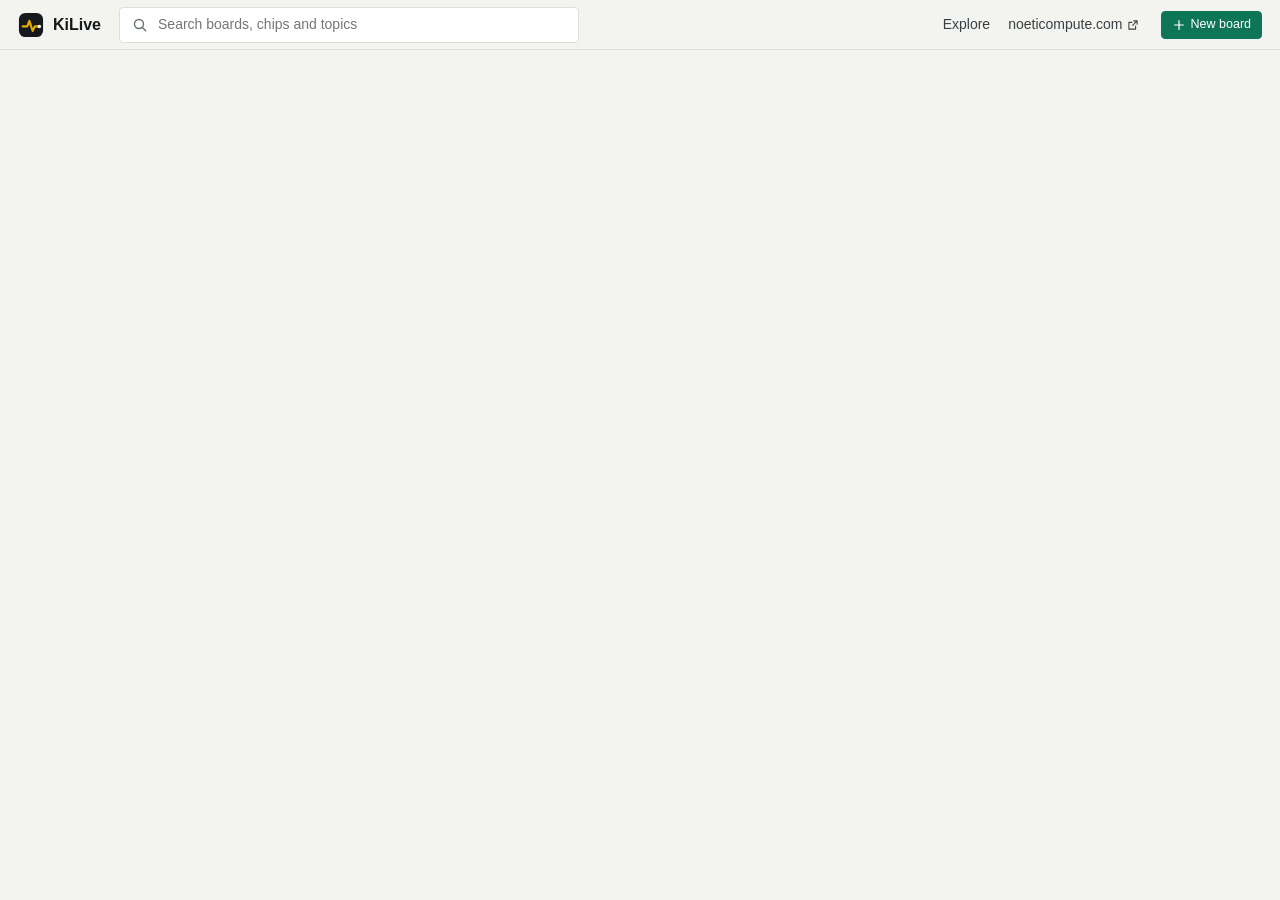
<file: app/preview-mock.html>
<!doctype html><html><head><meta charset=utf8><meta name=viewport content="width=device-width,initial-scale=1,viewport-fit=cover"><style>:root{padding-top:env(safe-area-inset-top);padding-bottom:env(safe-area-inset-bottom)}body{margin:0;font:14px system-ui;background:#fafaf7}img{max-width:100%}[hidden]{display:none!important}</style></head><body><script>// Local test double for the Claude artifact runtime (never published)
(function(){
  const store = new Map(); const subs = [];
  const segs = p => p.split('/').length;
  const clone = v => JSON.parse(JSON.stringify(v));
  function colSnap(col){ const n = segs(col) + 1; const docs=[...store.entries()].filter(([k])=>k.startsWith(col+'/')&&segs(k)===n).sort((a,b)=>a[0]<b[0]?-1:1).map(([k,v])=>({id:k.split('/').pop(),exists:true,data:()=>clone(v),metadata:{fromCache:false,hasPendingWrites:false}})); return {docs,size:docs.length,empty:!docs.length,docChanges:()=>[],metadata:{}}; }
  function docSnap(path){ const v=store.get(path); return {id:path.split('/').pop(),exists:!!v,data:()=>v?clone(v):undefined,metadata:{}}; }
  function notify(){ for (const s of subs) s.kind==='col' ? s.fn(colSnap(s.path)) : s.fn(docSnap(s.path)); }
  const sizeOf = d => JSON.stringify(d).length;
  function docRef(path){ return {
    id: path.split('/').pop(), path,
    async set(d){ if (sizeOf(d) > 262144) throw {code:'invalid_argument', message:'document over 256 KiB'}; store.set(path, clone(d)); window.__writes=(window.__writes||0)+1; setTimeout(notify, 5); },
    async update(d){ if (!store.has(path)) throw {code:'invalid_argument'}; store.set(path, Object.assign(store.get(path), clone(d))); setTimeout(notify,5); },
    async delete(){ store.delete(path); setTimeout(notify,5); },
    async get(){ return docSnap(path); },
    onSnapshot(fn){ subs.push({kind:'doc',path,fn}); setTimeout(()=>fn(docSnap(path)),10); return ()=>{}; },
    collection(sub){ return colRef(path+'/'+sub); },
  }; }
  function colRef(col){ return {
    path: col,
    onSnapshot(fn){ subs.push({kind:'col',path:col,fn}); setTimeout(()=>fn(colSnap(col)),10); return ()=>{}; },
    async get(){ return colSnap(col); },
    doc(id){ return docRef(col+'/'+(id||Math.random().toString(36).slice(2,10))); },
    async add(d){ const r=this.doc(); await r.set(d); return r; },
    where(){ return this; }, orderBy(){ return this; }, limit(){ return this; },
  }; }
  const db = { collection: colRef, doc: docRef };
  window.__store = store;
  store.set('comments/u_other', {items:[{id:'a1',repo:'hackrf',board:'hackrf-one',text:'Measured VCC at 3.29 V on C113 after swapping U21. TX works again.',at:Date.now()-3600e3*5}]});
  store.set('stars/u_other', {repos:{hackrf:true}});
  const user = { async id(){return 'u_test';}, async can(){return true;}, async profiles(ids){ const o={}; for (const i of [].concat(ids)) o[i]={id:i,name:i==='u_test'?'Roberts':'Marta K.',avatarUrl:'data:image/svg+xml,'+encodeURIComponent('<svg xmlns="http://www.w3.org/2000/svg" width="30" height="30"><rect width="30" height="30" fill="'+(i==='u_test'?'#0e7656':'#8a5cf6')+'"/></svg>'),color:'#888',isMe:i==='u_test'}; return o; } };
  async function sample(input, opts){
    window.__lastPrompt = input;
    const log = [];
    if (opts.tools) {
      for (const t of opts.tools) {
        const args = t.name==='get_part'?{ref:'U21'}:t.name==='get_net'?{name:'VCC'}:t.name==='search_board'?{query:'TPS'}:{refs:['U21','C113'],nets:['VCC']};
        try { const r = await t.execute(args,{signal:new AbortController().signal}); log.push(t.name+': '+JSON.stringify(r).slice(0,80)); } catch(e){ log.push(t.name+' threw '+e.message); }
        await new Promise(r=>setTimeout(r,150));
      }
    }
    window.__toolLog = log;
    const text = "**U21 (TPS62410)** is the dual buck that makes the digital rails. Its first output drives **VCC**, which feeds U23 (LPC4320) and the CPLD U24.\n\n- Probe VCC on C113 or any of the VCC vias near U23: expect about 3.3 V (inferred from the net name).\n- If VCC is low, check the enable pin of U21 and the input from VBUS.\n- GND reference: use the shield frame J2.";
    let acc='';
    for (const w of text.split(/(\s+)/)) { acc+=w; opts.onText && opts.onText({text:acc,delta:w}); await new Promise(r=>setTimeout(r,8)); }
    return {text, truncated:false, modelTierApplied:'default'};
  }
  sample.json = async function(input, opts){
    window.__lastJsonPrompt = input; window.__lastJsonOpts = opts && {images: opts.images ? opts.images.length : 0, tier: opts.modelTier};
    await new Promise(r=>setTimeout(r,300));
    if (/"causes"/.test(input)) return {causes:[{cause:'Output capacitor ESR outside the stable range', probability:0.35, why:'Oscillation at the output with a ceramic capacitor', check:'Scope the output with a 10x probe, then add 1 ohm in series with the output capacitor'},{cause:'Input near dropout', probability:0.2, why:'The input sags under load', check:'Measure VIN at the regulator pins under load'}], note:'Scope the output first.'};
    if (/"sim": <the complete sim section>/.test(input)) { const m = /Circuit \(components[\s\S]*?\):\n(\{[\s\S]*?\})\n\nCurrent simulation setup/.exec(input); let cur = {}; try { cur = JSON.parse(input.split('Current simulation setup (improve it; keep what is right):\n')[1].split('\n\nAnswer')[0]); } catch(e){} cur.loads = (cur.loads||[]); cur.tstop = cur.tstop || 0.004; return {sim: cur, notes:['Kept the regulator model; 3.3 V output assumed from the part number.']}; }
    if (/Arduino-style programs for a live circuit simulator/.test(input)) { const m = /\n"([^"]+)" \(/.exec(input); const pin = m ? m[1] : 'GPIO0'; return { code: 'void setup() {\n  Serial.begin(115200);\n  pinMode("' + pin + '", OUTPUT);\n}\nint level = 0;\nvoid loop() {\n  analogWrite("' + pin + '", level);\n  level = (level + 32) % 256;\n  Serial.print("level "); Serial.println(level);\n  delay(100);\n}\n', notes: ['Fades ' + pin + ' with PWM.'] }; }
    if (/You are KiLive, the firmware assistant/.test(input)) {
      if (/Task: explain the current program/.test(input)) return { reply: 'This program blinks the status LED every half second and prints a report once a second. The I2C scan at the start lists every part that answers on the bus.', code: '', summary: '' };
      const m = /\n"([^"]+)"[^\n]*: LED/.exec(input) || /\n"([^"]+)"/.exec(input); const pin = m ? m[1] : 'GPIO0';
      return { reply: 'Done: ' + pin + ' now breathes with PWM and the level is printed ten times a second.', code: 'void setup() {\n  Serial.begin(115200);\n  pinMode("' + pin + '", OUTPUT);\n}\nint level = 0;\nvoid loop() {\n  analogWrite("' + pin + '", level);\n  level = (level + 16) % 256;\n  Serial.print("level "); Serial.println(level);\n  delay(100);\n}\n', summary: 'PWM fade on ' + pin };
    }
    if (/live transient simulation of a whole PCB/.test(input)) return {chips: [], currents: [{ref:'U3', mA: 25}, {ref:'U1', mA: 4}], sources: [{net:'VBUS', value: 5.1}], notes: ['RP2040 draws about 25 mA running from flash.', 'VBUS set to 5.1 V.']};
    if (/Transcribe this reference design|second reading/.test(input)) return JSON.parse(JSON.stringify(window.DS2K_EXAMPLE));
    return {};
  };
  sample.limits = async ()=>({maxPromptBytes:262144, tools:{maxCount:8}, images:{maxCount:5, mediaTypes:['image/png','image/jpeg']}});
  const downloads = { async save(r){ window.__saved=(window.__saved||[]).concat(r.filename); window.__savedData = r.data; return {status:'saved'}; } };
  window.claude = { use: async (n)=> ({sample, db, user, downloads})[n] || null };
})();
</script><title>KiLive</title>
<style>
/* Layout: a bench instrument. Library of boards (explore) → board page = viewer (the scope screen) + margin notes (about, KiLive). Probe-yellow marks anything traced. */
:root {
  --bg: #f3f4f0; --panel: #ffffff; --panel-2: #eef0eb; --ink: #15191b; --ink-2: #394044; --muted: #667075; --line: #dcdfda; --line-2: #e8ebe6;
  --accent: #0e7656; --accent-ink: #ffffff; --accent-soft: #e0f0e8; --probe: #e3a900; --probe-soft: #fff3c7;
  --pass: #1b834b; --warn: #a8640f; --fail: #bf3727; --info: #3462ad;
  --pass-soft: #e2f2e8; --warn-soft: #fbefd9; --fail-soft: #fbe5e1; --info-soft: #e5ecf8;
  --stage-a: #dfe3ea; --stage-b: #9aa3b3; --pcb-bg: #0b1014; --pcb-board: #111a20;
  --sch-bg: #e6e8e2; --sch-paper: #fbfaf5; --sch-frame: #8a3a2a; --sch-wire: #13804a; --sch-bus: #2350b8; --sch-body: #8a2a20; --sch-fill: #fff4d4;
  --sch-pin: #8a2a20; --sch-pinname: #146a6a; --sch-ref: #146a6a; --sch-text: #222222; --sch-note: #2350b8; --sch-sheet: #7a2a8c; --sch-sheet-fill: #faf3fb; --sch-nc: #2350b8; --sch-label: #1b1b1b;
  --font-sans: -apple-system, BlinkMacSystemFont, "Segoe UI", Helvetica, Arial, sans-serif;
  --font-mono: ui-monospace, "SF Mono", Menlo, Consolas, "Liberation Mono", monospace;
  --font-cond: -apple-system, BlinkMacSystemFont, "Segoe UI", Helvetica, Arial, sans-serif;
  --shadow: none;
  --radius: 5px;
}
@media (prefers-color-scheme: dark) {
  :root:not([data-theme="light"]) {
    --bg: #0e1113; --panel: #15191c; --panel-2: #1c2125; --ink: #e5eae6; --ink-2: #c2cac5; --muted: #8d9892; --line: #273034; --line-2: #1f262a;
    --accent: #45c79b; --accent-ink: #04130d; --accent-soft: #123126; --probe: #f2c233; --probe-soft: #3a300f;
    --pass: #53c784; --warn: #e3a44b; --fail: #f07462; --info: #79a2eb;
    --pass-soft: #12301f; --warn-soft: #36270f; --fail-soft: #3a1914; --info-soft: #172640;
    --stage-a: #3b4352; --stage-b: #1b2029; --pcb-bg: #080b0e; --pcb-board: #0f171d;
    --sch-bg: #0e1215; --sch-paper: #171b1f; --sch-frame: #b8705f; --sch-wire: #4fc184; --sch-bus: #6d95f0; --sch-body: #e08a74; --sch-fill: #2a2618;
    --sch-pin: #e08a74; --sch-pinname: #6fc6c0; --sch-ref: #6fc6c0; --sch-text: #d6dbd7; --sch-note: #7ea2f0; --sch-sheet: #c68ad6; --sch-sheet-fill: #1f1824; --sch-nc: #7ea2f0; --sch-label: #e6ebe7;
    --shadow: none;
    color-scheme: dark;
  }
}
:root[data-theme="dark"] {
  --bg: #0e1113; --panel: #15191c; --panel-2: #1c2125; --ink: #e5eae6; --ink-2: #c2cac5; --muted: #8d9892; --line: #273034; --line-2: #1f262a;
  --accent: #45c79b; --accent-ink: #04130d; --accent-soft: #123126; --probe: #f2c233; --probe-soft: #3a300f;
  --pass: #53c784; --warn: #e3a44b; --fail: #f07462; --info: #79a2eb;
  --pass-soft: #12301f; --warn-soft: #36270f; --fail-soft: #3a1914; --info-soft: #172640;
  --stage-a: #3b4352; --stage-b: #1b2029; --pcb-bg: #080b0e; --pcb-board: #0f171d;
  --sch-bg: #0e1215; --sch-paper: #171b1f; --sch-frame: #b8705f; --sch-wire: #4fc184; --sch-bus: #6d95f0; --sch-body: #e08a74; --sch-fill: #2a2618;
  --sch-pin: #e08a74; --sch-pinname: #6fc6c0; --sch-ref: #6fc6c0; --sch-text: #d6dbd7; --sch-note: #7ea2f0; --sch-sheet: #c68ad6; --sch-sheet-fill: #1f1824; --sch-nc: #7ea2f0; --sch-label: #e6ebe7;
  --shadow: none;
  color-scheme: dark;
}

* { box-sizing: border-box; }
[hidden] { display: none !important; }
html, body { background: var(--bg); color: var(--ink); }
body { font: 400 14px/1.5 var(--font-sans); -webkit-font-smoothing: antialiased; }
a { color: var(--accent); text-decoration: none; }
a:hover { text-decoration: underline; }
button { font: inherit; color: inherit; }
:focus-visible { outline: 2px solid var(--accent); outline-offset: 2px; border-radius: 6px; }
h1, h2, h3 { text-wrap: balance; margin: 0; }
.num { font-variant-numeric: tabular-nums; }
.mono { font-family: var(--font-mono); }
.muted { color: var(--muted); }
.small { font-size: 12.5px; }
.sr { position: absolute; width: 1px; height: 1px; overflow: hidden; clip: rect(0 0 0 0); }
.eyebrow { font: 500 12px/1.2 var(--font-sans); color: var(--muted); }
.ico { display: inline-flex; flex: none; line-height: 0; }
.ico.tiny svg { width: 12px; height: 12px; }
.grow { flex: 1; }

/* ---------- top bar */
.topbar { position: sticky; top: env(safe-area-inset-top, 0px); z-index: 30; display: flex; align-items: center; gap: 18px; height: 50px; padding: 0 18px;
  background: color-mix(in srgb, var(--bg) 88%, transparent); backdrop-filter: blur(10px); border-bottom: 1px solid var(--line); }
.brand { display: flex; align-items: center; gap: 9px; color: var(--ink); text-decoration: none !important; }
.brand-name { font: 600 16px/1 var(--font-sans); letter-spacing: 0; }
.brand-sub { font: 600 16px/1 var(--font-sans); color: var(--ink); margin-left: -5px; }
.top-search { flex: 1; max-width: 460px; display: flex; align-items: center; gap: 8px; padding: 0 12px; height: 36px; border: 1px solid var(--line); border-radius: 4px; background: var(--panel); color: var(--muted); }
.top-search input { flex: 1; min-width: 0; border: 0; outline: 0; background: transparent; color: var(--ink); font: inherit; }
.top-nav { margin-left: auto; display: flex; gap: 18px; align-items: center; }
.top-nav a { color: var(--ink-2); font-weight: 500; display: inline-flex; gap: 4px; align-items: center; }

/* ---------- common controls */
.btn { display: inline-flex; align-items: center; gap: 6px; height: 32px; padding: 0 12px; border: 1px solid var(--line); border-radius: 4px; background: var(--panel); color: var(--ink); font-weight: 500; cursor: pointer; white-space: nowrap; transition: background .15s, border-color .15s; }
.btn:hover { background: var(--panel-2); }
.btn.primary { background: var(--accent); color: var(--accent-ink); border-color: var(--accent); }
.btn.primary:hover { opacity: .9; }
.btn.ghost { background: transparent; }
.btn.tiny { height: 28px; padding: 0 10px; font-size: 12.5px; border-radius: 4px; gap: 5px; }
.btn.icon-only { width: 38px; padding: 0; justify-content: center; }
.btn .count { padding-left: 8px; margin-left: 2px; border-left: 1px solid var(--line); color: var(--ink-2); }
.btn.starred .star-ico { color: var(--probe); }
.btn:disabled { opacity: .5; cursor: default; }
.icon-btn { display: inline-grid; place-items: center; width: 34px; height: 34px; border: 0; border-radius: 4px; background: transparent; color: var(--ink-2); cursor: pointer; }
.icon-btn:hover { background: var(--panel-2); color: var(--ink); }
.icon-btn.small { width: 26px; height: 26px; }
.input { width: 100%; border: 1px solid var(--line); border-radius: 4px; background: var(--panel); color: var(--ink); font: inherit; padding: 8px 11px; }
.input:focus { outline: 2px solid color-mix(in srgb, var(--accent) 45%, transparent); border-color: var(--accent); }
.input.small { padding: 5px 9px; font-size: 13px; }
textarea.input { resize: vertical; line-height: 1.45; }
.seg { display: inline-flex; padding: 3px; gap: 2px; background: var(--panel-2); border: 1px solid var(--line); border-radius: 4px; }
.seg button { border: 0; background: transparent; padding: 6px 13px; border-radius: 4px; cursor: pointer; color: var(--muted); font-weight: 500; display: inline-flex; gap: 6px; align-items: center; }
.seg button.active { background: var(--panel); color: var(--ink); box-shadow: 0 1px 2px rgba(0,0,0,.08), 0 0 0 1px var(--line); }
.seg.small button { padding: 4px 10px; font-size: 12.5px; }
.pill { display: inline-flex; align-items: center; gap: 6px; padding: 2px 9px 2px 8px; border-radius: 3px; font: 500 12px/18px var(--font-mono); white-space: nowrap; }
.pill .dot { width: 7px; height: 7px; border-radius: 50%; background: currentColor; }
.pill.pass { background: var(--pass-soft); color: var(--pass); }
.pill.warn { background: var(--warn-soft); color: var(--warn); }
.pill.fail { background: var(--fail-soft); color: var(--fail); }
.pill.info { background: var(--info-soft); color: var(--info); }
.tag { display: inline-block; padding: 0 7px; border-radius: 6px; font: 500 11.5px/19px var(--font-mono); background: var(--panel-2); color: var(--ink-2); border: 1px solid var(--line); vertical-align: middle; }
.tag.pwr { background: var(--warn-soft); color: var(--warn); border-color: transparent; }
.tag.muted { color: var(--muted); }
.linkish { border: 0; background: none; padding: 0; color: var(--accent); cursor: pointer; text-align: left; }
.linkish:hover { text-decoration: underline; }

/* menus */
.menu-pop { position: fixed; z-index: 100; min-width: 220px; max-width: min(420px, calc(100vw - 16px)); max-height: 70vh; overflow: auto; padding: 6px; background: var(--panel); border: 1px solid var(--line); border-radius: 4px; box-shadow: 0 12px 36px rgba(0,0,0,.18); }
.menu-pop.wide { min-width: 300px; }
.menu-item { display: flex; align-items: center; gap: 9px; width: 100%; padding: 8px 10px; border: 0; border-radius: 4px; background: transparent; color: var(--ink); text-align: left; cursor: pointer; text-decoration: none !important; }
.menu-item:hover, .menu-item:focus-visible { background: var(--panel-2); outline: none; }
.menu-item.active { background: var(--accent-soft); color: var(--accent); }
.mi-label { flex: 1; min-width: 0; overflow: hidden; text-overflow: ellipsis; white-space: nowrap; }
.mi-hint { font: 12px var(--font-mono); color: var(--muted); white-space: nowrap; }
.menu-head { padding: 8px 10px 4px; font: 500 11px var(--font-mono); letter-spacing: .08em; text-transform: uppercase; color: var(--muted); }
.menu-sep { height: 1px; margin: 5px 4px; background: var(--line); }
.menu-checks { display: grid; padding: 2px 4px 6px; }
.menu-check { display: flex; gap: 10px; align-items: center; padding: 6px 8px; border-radius: 4px; cursor: pointer; }
.menu-check:hover { background: var(--panel-2); }
.menu-check input { accent-color: var(--accent); width: 15px; height: 15px; }
.info-pop { padding: 2px 8px 8px; display: grid; gap: 10px; min-width: min(360px, calc(100vw - 40px)); }
.kv-table { border-collapse: collapse; width: 100%; font-size: 13px; }
.kv-table th { text-align: left; font-weight: 400; color: var(--muted); padding: 4px 16px 4px 0; white-space: nowrap; vertical-align: top; }
.kv-table td { padding: 4px 0; text-align: right; }
.share-pop { padding: 2px 8px 8px; display: grid; gap: 12px; max-width: 380px; }
.share-pop p { margin: 0; }
.share-line { display: flex; gap: 8px; align-items: center; margin-top: 4px; }
.share-code { flex: 1; min-width: 0; overflow: hidden; text-overflow: ellipsis; white-space: nowrap; padding: 5px 8px; border-radius: 7px; background: var(--panel-2); font: 12.5px var(--font-mono); }

#toasts { position: fixed; z-index: 200; left: 50%; bottom: calc(20px + env(safe-area-inset-bottom, 0px)); transform: translateX(-50%); display: grid; gap: 8px; pointer-events: none; }
.toast { padding: 10px 16px; border-radius: 4px; background: var(--ink); color: var(--bg); font-weight: 500; box-shadow: var(--shadow); transition: opacity .4s, transform .4s; max-width: min(520px, calc(100vw - 32px)); }
.toast.warn { background: var(--warn); color: #fff; }
.toast.out { opacity: 0; transform: translateY(8px); }

/* ---------- explore */
main { padding-inline: 24px; padding-block: 0 40px; }
main.explore { max-width: 1320px; margin: 0 auto; }
.lede { font-size: 13.5px; line-height: 1.5; color: var(--muted); max-width: 64ch; margin: 0; }
.topic-chips { display: flex; flex-wrap: wrap; gap: 6px; }
.lic { display: inline-flex; gap: 5px; align-items: center; font: 500 12px var(--font-mono); color: var(--muted); }
.topic { font: 11.5px var(--font-mono); color: var(--muted); }
.foot { margin-top: 40px; padding-top: 16px; border-top: 1px solid var(--line); color: var(--muted); font-size: 12.5px; }
@media (max-width: 600px) { .lede { font-size: 15px; } }

.fatal { padding: 80px 0; text-align: center; }

/* ---------- board page */
main.board { max-width: 1520px; margin: 0 auto; }
.board-page { padding-top: 22px; }
.bp-head { display: flex; justify-content: space-between; align-items: flex-start; gap: 16px; flex-wrap: wrap; margin-bottom: 18px; }
.crumbs { display: flex; gap: 6px; font-size: 12.5px; color: var(--muted); margin-bottom: 4px; }
.bp-h1row { display: flex; gap: 12px; align-items: center; }
.bp-h1row h1 { font: 600 24px/1.2 var(--font-sans); letter-spacing: 0; }
.bp-facts { display: flex; gap: 6px 12px; flex-wrap: wrap; align-items: center; margin-top: 6px; font-size: 13px; color: var(--ink-2); }
.crumbs a.mono { color: var(--muted); }
.public { font: 500 12px var(--font-sans); padding: 2px 8px; border: 1px solid var(--line); border-radius: 3px; color: var(--ink-2); }
.bp-owner { color: var(--muted); margin-top: 2px; }
.bp-actions { display: flex; gap: 10px; flex-wrap: wrap; }
.bp-grid { display: grid; grid-template-columns: minmax(0, 1fr) 380px; gap: 26px; align-items: start; }
.bp-main { display: grid; gap: 20px; min-width: 0; }
.bp-side { display: grid; gap: 22px; min-width: 0; position: sticky; top: calc(76px + env(safe-area-inset-top, 0px)); }

.viewer-card { scroll-margin-top: 66px; border: 1px solid var(--line); border-radius: var(--radius); background: var(--panel); overflow: hidden; box-shadow: var(--shadow); min-width: 0; }
.viewer-card.maximized { position: fixed; inset: env(safe-area-inset-top, 0px) 0 0 0; z-index: 50; border-radius: 0; }
.viewer-card:fullscreen { border-radius: 0; }
.vc-tabs { display: flex; align-items: center; gap: 4px; padding: 10px 12px; border-bottom: 1px solid var(--line); overflow-x: auto; scrollbar-width: none; }
.vc-tabs::-webkit-scrollbar { display: none; }
.vc-tab { display: inline-flex; align-items: center; gap: 6px; height: 36px; padding: 0 10px; border: 1px solid transparent; border-radius: 4px; background: transparent; color: var(--ink-2); font: 500 13.5px var(--font-mono); cursor: pointer; white-space: nowrap; flex: none; }
.vc-tab:hover { background: var(--panel-2); }
.vc-tab.active { border-color: color-mix(in srgb, var(--accent) 55%, transparent); background: var(--accent-soft); color: var(--accent); }
.tab-badge { min-width: 18px; height: 18px; padding: 0 5px; border-radius: 4px; font: 600 11px/18px var(--font-mono); text-align: center; }
.tab-badge.fail { background: var(--fail); color: #fff; }
.tab-badge.warn { background: var(--warn-soft); color: var(--warn); }
.vc-right { margin-left: auto; display: flex; align-items: center; gap: 6px; }
.ver-btn { font-family: var(--font-mono); height: 36px; }
.vsep { width: 1px; height: 24px; background: var(--line); margin: 0 2px; }
.vc-body { position: relative; height: clamp(440px, 68vh, 760px); }
.pane-panel { position: absolute; inset: 0; overflow: auto; }
#pane-bom.on { display: flex; flex-direction: column; }
#pane-bom .table-wrap.scroll { flex: 1; min-height: 160px; overflow: auto; }
.maximized .vc-body, .viewer-card:fullscreen .vc-body { height: calc(100% - 59px) !important; overflow: auto; }
.pane { display: none; }
.pane.on { display: block; }
.pane-3d, .pane-pcb, .pane-sch { position: absolute; inset: 0; }
.pane-panel { padding: 20px 24px 24px; }
.loading { position: absolute; inset: 0; z-index: 20; display: flex; gap: 12px; align-items: center; justify-content: center; background: color-mix(in srgb, var(--panel) 80%, transparent); color: var(--ink-2); }
.loading[hidden] { display: none; }
.spinner { width: 20px; height: 20px; border: 2px solid var(--line); border-top-color: var(--accent); border-radius: 50%; animation: spin .8s linear infinite; }
@keyframes spin { to { transform: rotate(360deg); } }
.viewer-empty { position: absolute; inset: 0; display: grid; place-content: center; gap: 12px; text-align: center; color: var(--muted); padding: 24px; }
.viewer-tip { position: absolute; z-index: 6; pointer-events: none; padding: 7px 10px; border-radius: 4px; background: rgba(14, 18, 22, .92); color: #eef2ef; font-size: 12.5px; line-height: 1.35; max-width: 260px; box-shadow: 0 6px 18px rgba(0,0,0,.25); }
.viewer-tip b { font-family: var(--font-mono); font-weight: 600; color: #ffd84d; }
.viewer-tip span { color: #b9c3be; }

/* 3D stage */
.pane-3d { background: linear-gradient(180deg, var(--stage-a) 0%, var(--stage-b) 100%); }
.pane-3d[data-light="bench"] { background: linear-gradient(180deg, #e9ddc8 0%, #8e7f6a 100%); }
.pane-3d[data-light="inspect"] { background: linear-gradient(180deg, #f7f8fa 0%, #d5dae1 100%); }
.pane-3d[data-light="night"] { background: radial-gradient(120% 90% at 50% 0%, #25303f 0%, #0a0d12 70%); }
.gl-host { position: absolute; inset: 0; }
.gl-canvas { display: block; touch-action: none; cursor: grab; }
.gl-canvas:active { cursor: grabbing; }
.ov-tl-stack { position: absolute; left: 16px; top: 16px; display: grid; gap: 14px; justify-items: start; z-index: 4; }
.ov-tr { position: absolute; right: 16px; top: 16px; z-index: 4; }
.ov-bottom { position: absolute; left: 50%; bottom: 18px; transform: translateX(-50%); z-index: 4; }
.ov-help { position: absolute; left: 16px; bottom: 22px; max-width: calc(50% - 250px); font-size: 12px; line-height: 1.4; z-index: 3; color: rgba(20, 24, 30, .62); }
@media (max-width: 1100px) { .ov-help { display: none; } }
.pane-3d[data-light="night"] .ov-help { color: rgba(230, 236, 240, .5); }
.vc-body.live-on .ov-help { display: none; }
.board-chooser { display: inline-flex; align-items: center; gap: 10px; height: 40px; padding: 0 14px; border: 1px solid var(--line); border-radius: 4px; background: var(--panel); box-shadow: 0 1px 2px rgba(0,0,0,.06); cursor: pointer; font-size: 14.5px; }
.bc-name { font-weight: 500; }
.seg.overlay { background: color-mix(in srgb, var(--panel) 80%, transparent); backdrop-filter: blur(6px); }
.toolbar { display: flex; align-items: center; gap: 2px; padding: 5px; border: 1px solid var(--line); border-radius: 4px; background: var(--panel); box-shadow: 0 4px 16px rgba(0,0,0,.08); }
.tb { display: inline-flex; align-items: center; gap: 7px; height: 34px; padding: 0 12px; border: 0; border-radius: 4px; background: transparent; color: var(--ink-2); cursor: pointer; font-weight: 500; white-space: nowrap; }
.tb:hover { background: var(--panel-2); color: var(--ink); }
.tb.on { background: var(--accent-soft); color: var(--accent); }
.tb-sep { width: 1px; height: 22px; background: var(--line); margin: 0 3px; }
@media (max-width: 600px) { .ov-bottom .tb-l { display: none; } .ov-bottom .tb { padding: 0 10px; } }
.ocube-wrap { width: 76px; height: 76px; perspective: 260px; margin-left: 10px; }
.ocube { position: relative; width: 60px; height: 60px; margin: 8px; transform-style: preserve-3d; }
.oface { position: absolute; inset: 0; display: grid; place-items: center; border: 1px solid rgba(40, 46, 56, .25); background: rgba(248, 249, 251, .93); color: #3e4550; font: 600 9.5px var(--font-mono); letter-spacing: .12em; cursor: pointer; backface-visibility: hidden; padding: 0; border-radius: 3px; }
.oface:hover { background: #fff7d6; color: #6b5200; }
.oface.front { transform: translateZ(30px); }
.oface.back { transform: rotateY(180deg) translateZ(30px); }
.oface.right { transform: rotateY(90deg) translateZ(30px); }
.oface.left { transform: rotateY(-90deg) translateZ(30px); }
.oface.top { transform: rotateX(90deg) translateZ(30px); }
.oface.bottom { transform: rotateX(-90deg) translateZ(30px); }

/* PCB */
.pcb-view { position: absolute; inset: 0; background: var(--pcb-bg); }
.pcb-canvas { display: block; touch-action: none; cursor: crosshair; outline: none; }
.pcb-status { position: absolute; left: 0; right: 0; bottom: 0; padding: 6px 14px; font: 12px var(--font-mono); color: #9aa7a1; background: rgba(6, 9, 12, .72); pointer-events: none; white-space: nowrap; overflow: hidden; text-overflow: ellipsis; }
.ov-top { position: absolute; left: 12px; right: 12px; top: 12px; z-index: 4; flex-wrap: wrap; }
.ov-inline { display: flex; }
.ov-top .board-chooser { height: 34px; box-shadow: none; border: 0; background: var(--panel-2); }
.finder { position: relative; display: flex; align-items: center; gap: 6px; padding: 0 8px; min-width: 0; color: var(--muted); }
.finder .input { width: 210px; max-width: 42vw; }
.ov-top .finder .input { width: 170px; }
/* the probe tool stands out from the other tools: it is what starts the board running */
.tb.probe-tool-btn { border: 1px solid transparent; }
.tb.probe-tool-btn.on { background: var(--probe, #ffd21f); color: #1a1500; border-color: color-mix(in srgb, var(--probe, #ffd21f) 70%, #000); }
.sch-canvas.probe-tool, .pcb-canvas.probe-tool { cursor: crosshair; }
.finder-list { position: absolute; top: calc(100% + 6px); left: 0; width: 320px; max-width: 80vw; z-index: 20; padding: 5px; background: var(--panel); border: 1px solid var(--line); border-radius: 4px; box-shadow: 0 12px 30px rgba(0,0,0,.18); }
.finder-item { display: flex; gap: 8px; align-items: center; width: 100%; padding: 6px 8px; border: 0; border-radius: 7px; background: transparent; color: var(--ink); cursor: pointer; text-align: left; }
.finder-item.active, .finder-item:hover { background: var(--panel-2); }
.finder-item .muted { margin-left: auto; }
.fi-kind { font: 600 10px var(--font-mono); text-transform: uppercase; letter-spacing: .06em; padding: 1px 6px; border-radius: 5px; }
.fi-kind.ref { background: var(--info-soft); color: var(--info); }
.fi-kind.net { background: var(--probe-soft); color: color-mix(in srgb, var(--probe) 70%, var(--ink)); }
.layer-legend { position: absolute; left: 12px; bottom: 36px; z-index: 4; display: flex; flex-wrap: wrap; gap: 4px; max-width: calc(100% - 24px); }
.lg { display: inline-flex; align-items: center; gap: 6px; padding: 3px 9px; border-radius: 7px; border: 1px solid rgba(255,255,255,.1); background: rgba(10, 14, 18, .75); color: #d8e0db; font: 11.5px var(--font-mono); cursor: pointer; }
.lg.off { opacity: .45; }
.lg.off .sw { background: transparent !important; border: 1px solid #6b7570; }
.sw { width: 10px; height: 10px; border-radius: 3px; }

/* schematic */
.pane-sch { display: none; flex-direction: column; background: var(--sch-bg); }
.pane-sch.on { display: flex; }
.sch-bar { position: static; margin: 10px 12px 0; flex: none; }
.sch-host { position: relative; flex: 1; min-height: 0; }
.sch-view { position: absolute; inset: 0; display: flex; }
.sch-sheets { width: 200px; flex: none; overflow: auto; padding: 10px 8px; border-right: 1px solid var(--line); background: var(--panel); }
.sch-sheets-head { display: flex; align-items: center; justify-content: space-between; font: 500 11px var(--font-mono); letter-spacing: .08em; text-transform: uppercase; color: var(--muted); padding: 4px 4px 8px 8px; }
.sch-fold { border: 0; background: transparent; color: var(--muted); font: 600 16px/1 var(--font-sans); width: 26px; height: 24px; border-radius: 6px; cursor: pointer; }
.sch-fold:hover { background: var(--hover, rgba(0,0,0,.06)); color: var(--ink); }
.sch-unfold { display: none; position: absolute; left: 10px; top: 10px; z-index: 3; border: 1px solid var(--line); background: var(--panel); color: var(--ink-2); font: 500 12px var(--font-sans); padding: 5px 10px; border-radius: 4px; cursor: pointer; box-shadow: 0 1px 3px rgba(0,0,0,.08); }
.sch-view.sheets-folded .sch-sheets { display: none; }
.sch-view.sheets-folded .sch-unfold { display: block; }
.sch-sheet { display: flex; gap: 8px; width: 100%; align-items: baseline; padding: 6px 8px; border: 0; border-radius: 7px; background: transparent; color: var(--ink-2); text-align: left; cursor: pointer; font-size: 13px; }
.sch-sheet:hover { background: var(--panel-2); }
.sch-sheet.active { background: var(--accent-soft); color: var(--accent); font-weight: 500; }
.sch-sheet-no { font: 11px var(--font-mono); color: var(--muted); min-width: 14px; }
.sch-sheet-name { min-width: 0; overflow: hidden; text-overflow: ellipsis; white-space: nowrap; }
.sch-stage { position: relative; flex: 1; min-width: 0; }
.sch-canvas { display: block; touch-action: none; outline: none; }

/* selection card */
.selcard { position: absolute; right: 14px; top: 70px; z-index: 8; width: 300px; max-width: calc(100% - 28px); max-height: calc(100% - 150px); overflow: auto; padding: 14px 14px 12px; border: 1px solid var(--line); border-radius: 4px; background: var(--panel); box-shadow: 0 10px 30px rgba(0,0,0,.16); display: grid; gap: 8px; }
.vc-body[data-tab="3d"] .selcard { top: 66px; }
.vc-body[data-tab="sch"] .selcard { top: 72px; }
.sc-close { position: absolute; right: 6px; top: 6px; }
.sc-top { display: flex; gap: 8px; align-items: baseline; flex-wrap: wrap; padding-right: 28px; }
.sc-ref { font-size: 19px; font-weight: 600; }
.sc-kind { font: 500 11px var(--font-mono); text-transform: uppercase; letter-spacing: .08em; color: var(--muted); }
.sc-val { font-weight: 500; }
.sc-sub { font-size: 12px; color: var(--muted); overflow-wrap: anywhere; }
.sc-desc { margin: 0; font-size: 13px; color: var(--ink-2); }
.sc-kv { display: flex; justify-content: space-between; gap: 10px; font-size: 12.5px; }
.sc-kv span { color: var(--muted); }
.sc-kv b { font-weight: 500; text-align: right; overflow-wrap: anywhere; }
.sc-grid { display: grid; grid-template-columns: 1fr 1fr; gap: 4px 14px; }
.sc-chips { display: flex; flex-wrap: wrap; gap: 4px; }
.sc-acts { display: flex; flex-wrap: wrap; gap: 6px; padding-top: 6px; border-top: 1px solid var(--line-2); }
.sc-link { display: inline-flex; gap: 4px; align-items: center; }
.probe-chip { display: inline-flex; align-items: center; padding: 0 5px; border-radius: 6px; font: 500 12px/20px var(--font-mono); border: 1px solid transparent; cursor: pointer; vertical-align: baseline; }
.probe-chip.ref { background: var(--info-soft); color: var(--info); }
.probe-chip.net { background: var(--probe-soft); color: color-mix(in srgb, var(--probe) 62%, var(--ink)); }
.probe-chip:hover { border-color: currentColor; }
.probe-chip.static { cursor: default; }

/* panels */
.panel-head { margin-bottom: 14px; }
.stat-row { display: grid; grid-template-columns: repeat(6, minmax(0, 1fr)); border: 1px solid var(--line); border-radius: 4px; overflow: hidden; }
.stat { padding: 12px 14px; border-right: 1px solid var(--line); }
.stat:last-child { border-right: 0; }
.stat-v { font: 600 22px/1.1 var(--font-cond); font-variant-numeric: tabular-nums; }
.stat-l { font-size: 12px; color: var(--muted); }
.panel-tools { display: flex; gap: 10px; align-items: center; flex-wrap: wrap; margin-bottom: 12px; }
.search-wrap { flex: 1; min-width: 200px; display: flex; align-items: center; gap: 8px; padding-left: 10px; border: 1px solid var(--line); border-radius: 4px; background: var(--panel); color: var(--muted); }
.search-wrap .input { border: 0; padding-left: 0; }
.search-wrap .input:focus { outline: none; }
.table-wrap { overflow-x: auto; border: 1px solid var(--line); border-radius: 4px; }
table.data { width: 100%; border-collapse: collapse; font-size: 13px; }
table.data th { position: sticky; top: 0; background: var(--panel-2); text-align: left; font: 500 11.5px var(--font-mono); letter-spacing: .04em; text-transform: uppercase; color: var(--muted); padding: 9px 10px; border-bottom: 1px solid var(--line); white-space: nowrap; }
table.data th.sortable { cursor: pointer; }
table.data th.sorted { color: var(--ink); }
table.data td { padding: 8px 10px; border-bottom: 1px solid var(--line-2); vertical-align: top; }
table.data tr:last-child td { border-bottom: 0; }
table.data tbody tr { cursor: pointer; }
table.data tbody tr:hover td { background: var(--panel-2); }
table.data tr.selected td { background: var(--probe-soft) !important; }
table.data tr.dnp td { color: var(--muted); }
/* the BOM fits its card: long descriptions clamp to two lines, footprints break, part numbers stay whole */
table.data.bom td.desc { min-width: 180px; max-width: 320px; }
table.data.bom .desc-t { display: -webkit-box; -webkit-line-clamp: 2; -webkit-box-orient: vertical; overflow: hidden; }
table.data.bom td.desc > :first-child, table.data.bom td.desc { overflow-wrap: anywhere; }
table.data.bom td.mono.small { max-width: 150px; overflow-wrap: anywhere; }
table.data.bom td.refs { max-width: 220px; }
table.data.bom .mpn .mono { overflow-wrap: anywhere; }
td.num { text-align: right; font-variant-numeric: tabular-nums; color: var(--muted); width: 1%; }
td.refs { min-width: 170px; max-width: 300px; }
td.desc { color: var(--ink-2); min-width: 220px; max-width: 360px; }
table.bom { min-width: 980px; }
table.bom td.mono.small { font-size: 12px; overflow-wrap: anywhere; max-width: 220px; }
td.act { width: 1%; }
.val { font-weight: 500; }
.mpn { display: grid; }
.missing { font: 12px var(--font-mono); color: var(--warn); }
.ds { margin-left: 6px; font-size: 12px; }
.card-inset { border: 1px solid var(--line); border-radius: 4px; background: var(--panel); }
.diff { padding: 14px 16px; margin-bottom: 14px; }
.diff-head { display: flex; justify-content: space-between; align-items: center; margin-bottom: 10px; }
.diff-grid { display: grid; grid-template-columns: repeat(auto-fit, minmax(200px, 1fr)); gap: 16px; }
.diff-title { display: flex; gap: 8px; align-items: center; font-weight: 500; margin-bottom: 6px; }
.diff-list { margin: 0; padding: 0; list-style: none; font: 12.5px/1.7 var(--font-mono); max-height: 220px; overflow: auto; }
.loading-line { color: var(--muted); padding: 8px 0 14px; }

/* checks */
.checks-head { display: grid; grid-template-columns: minmax(0, 1.2fr) minmax(0, 1fr); gap: 22px; margin-bottom: 18px; }
.big-counts { display: flex; gap: 10px; flex-wrap: wrap; margin-bottom: 6px; }
.bc { display: flex; align-items: baseline; gap: 8px; padding: 10px 14px; border-radius: 4px; font-size: 13px; }
.bc b { font: 600 28px/1 var(--font-cond); }
.bc.fail { background: var(--fail-soft); color: var(--fail); }
.bc.warn { background: var(--warn-soft); color: var(--warn); }
.bc.pass { background: var(--pass-soft); color: var(--pass); }
.bc.info { background: var(--info-soft); color: var(--info); }
.readiness { border: 1px solid var(--line); border-radius: 4px; padding: 14px 16px; display: grid; gap: 10px; }
.readiness-title { display: flex; gap: 8px; align-items: center; font-weight: 600; }
.meter-top { display: flex; justify-content: space-between; font-size: 13px; margin-bottom: 4px; }
.meter-bar { height: 7px; border-radius: 4px; background: var(--panel-2); overflow: hidden; }
.meter-bar span { display: block; height: 100%; border-radius: 4px; }
.meter-bar .good { background: var(--pass); }
.meter-bar .mid { background: var(--warn); }
.meter-bar .low { background: var(--fail); }
.check-cat { font: 500 11.5px var(--font-mono); letter-spacing: .08em; text-transform: uppercase; color: var(--muted); margin: 18px 0 8px; }
.check { border: 1px solid var(--line); border-radius: 4px; margin-bottom: 8px; background: var(--panel); }
.check-sumrow { display: flex; gap: 12px; align-items: flex-start; padding: 12px 14px; }
.check summary { display: flex; gap: 12px; align-items: flex-start; padding: 12px 14px; cursor: pointer; list-style: none; }
.check summary::-webkit-details-marker { display: none; }
.check-main { flex: 1; min-width: 0; }
.check-title { font-weight: 600; }
.check-sum { color: var(--ink-2); font-size: 13px; }
.check-n { font: 500 12px var(--font-mono); color: var(--muted); padding-top: 2px; }
.check .chev { transition: transform .2s; color: var(--muted); padding-top: 2px; }
.check[open] .chev { transform: rotate(180deg); }
.check-body { padding: 0 14px 12px; }
.finding-list { margin: 0; padding: 0; list-style: none; border-top: 1px solid var(--line-2); }
.finding-list li { display: flex; gap: 10px; align-items: center; justify-content: space-between; padding: 7px 0; border-bottom: 1px solid var(--line-2); font-size: 13px; }
.finding-t { min-width: 0; overflow-wrap: anywhere; }
.check-actions { padding-top: 10px; }
.check-passed { margin-top: 14px; border-top: 1px solid var(--line); padding-top: 4px; }
.check-passed > summary { display: flex; align-items: center; gap: 8px; padding: 10px 2px; cursor: pointer; list-style: none; font-weight: 600; color: var(--ink-2); }
.check-passed > summary::-webkit-details-marker { display: none; }
.check-passed > summary .chev svg { width: 14px; height: 14px; transform: rotate(-90deg); transition: transform .15s; }
.check-passed[open] > summary .chev svg { transform: none; }
.check-passed > summary .muted { font-weight: 400; }
.checks-clean { display: flex; align-items: center; gap: 8px; padding: 14px 16px; border: 1px solid var(--line); border-radius: 4px; background: var(--pass-soft); color: var(--pass); font-weight: 500; }

/* files */
.files-grid { display: grid; grid-template-columns: minmax(0, 1fr) minmax(0, 1.15fr); gap: 18px; align-items: start; }
.files-col { display: grid; gap: 18px; min-width: 0; }
.files-col > *, .export-grid > * { min-width: 0; }
.export .muted { overflow-wrap: anywhere; }
.files-head { display: flex; gap: 8px; align-items: center; padding: 11px 14px; border-bottom: 1px solid var(--line); font-weight: 600; }
.files-head .muted { margin-left: auto; font-weight: 400; }
.file-list, .commit-list { list-style: none; margin: 0; padding: 4px 0; max-height: 360px; overflow: auto; }
.file-list li { display: flex; gap: 10px; align-items: center; padding: 5px 14px; }
.file-list li:hover { background: var(--panel-2); }
.file-link { display: inline-flex; gap: 8px; align-items: center; min-width: 0; flex: 1; color: var(--ink); }
.file-link .mono { overflow: hidden; text-overflow: ellipsis; white-space: nowrap; font-size: 12.5px; }
.commit-list li { display: grid; grid-template-columns: auto 1fr; gap: 0 10px; padding: 7px 14px; border-bottom: 1px solid var(--line-2); }
.commit-list li .muted { grid-column: 2; }
.commit-msg { min-width: 0; overflow-wrap: anywhere; }
.export-grid { display: grid; grid-template-columns: 1fr 1fr; gap: 8px; padding: 12px; }
.export { display: grid; gap: 2px; text-align: left; padding: 10px 12px; border: 1px solid var(--line); border-radius: 4px; background: var(--panel); color: var(--ink); cursor: pointer; text-decoration: none !important; }
.export:hover { border-color: var(--accent); }
.readme { min-width: 0; }
.md { padding: 4px 16px 16px; overflow-wrap: anywhere; }
.md h2, .md h3, .md h4 { font-family: var(--font-cond); margin: 18px 0 6px; }
.md h2 { font-size: 22px; } .md h3 { font-size: 18px; } .md h4 { font-size: 15px; }
.md p, .md li { color: var(--ink-2); max-width: 70ch; }
.md pre { overflow-x: auto; padding: 10px 12px; background: var(--panel-2); border-radius: 4px; font-size: 12.5px; }
.md code { font-family: var(--font-mono); font-size: .92em; background: var(--panel-2); padding: 1px 4px; border-radius: 4px; }
.md pre code { background: none; padding: 0; }
.md .md-table { overflow-x: auto; }
.md table { border-collapse: collapse; font-size: 13px; }
.md th, .md td { border: 1px solid var(--line); padding: 5px 8px; }
.md blockquote { margin: 8px 0; padding-left: 12px; border-left: 3px solid var(--line); color: var(--muted); }
.md-img { font: 12px var(--font-mono); color: var(--muted); }

/* sidebar */
/* ---- Explore: a plain catalogue. Title, one line, a sidebar of filters, a toolbar, the boards. */
.ex-head { display: flex; align-items: flex-start; justify-content: space-between; gap: 24px; padding: 28px 0 18px; border-bottom: 1px solid var(--line); }
.ex-head h1 { font: 600 22px/1.2 var(--font-sans); letter-spacing: 0; margin: 0 0 4px; }
.ex-lede { margin: 0; max-width: 64ch; color: var(--muted); font-size: 13.5px; line-height: 1.5; }
.ex-lede a { color: var(--accent); }
.ex-head .btn { flex: none; margin-top: 4px; }
.ex-layout { display: grid; grid-template-columns: 200px minmax(0, 1fr); gap: 32px; padding-top: 20px; align-items: start; }
.ex-side { position: sticky; top: calc(70px + env(safe-area-inset-top, 0px)); display: grid; gap: 22px; }
.ex-side h2 { font: 600 12px/1 var(--font-sans); color: var(--muted); margin: 0 0 8px; }
.ex-cat-list { list-style: none; margin: 0; padding: 0; }
.ex-cat-list button { display: flex; justify-content: space-between; gap: 8px; width: 100%; padding: 5px 8px 5px 10px; border: 0; border-left: 2px solid transparent; border-radius: 0 6px 6px 0; background: none; color: var(--ink-2); font: 14px var(--font-sans); text-align: left; cursor: pointer; }
.ex-cat-list button:hover { background: var(--panel-2); color: var(--ink); }
.ex-cat-list button.on { border-left-color: var(--ink); background: var(--panel-2); color: var(--ink); font-weight: 600; }
.ex-cat-list .n { color: var(--muted); font-weight: 400; font-variant-numeric: tabular-nums; }
.ex-side-row { display: none; }
.ex-sel { height: 32px; max-width: 100%; padding: 0 28px 0 10px; border: 1px solid var(--line); border-radius: 6px; background: var(--panel); color: var(--ink); font: 13.5px var(--font-sans); cursor: pointer; }
.ex-check { display: flex; align-items: center; gap: 8px; font-size: 14px; color: var(--ink-2); cursor: pointer; }
.ex-check input { width: 15px; height: 15px; margin: 0; accent-color: var(--ink); }
.ex-mine p { margin: 0 0 6px; line-height: 1.45; }
.ex-tools { display: flex; align-items: center; gap: 12px; flex-wrap: wrap; padding-bottom: 14px; }
.ex-sw { display: flex; align-items: center; gap: 7px; height: 34px; padding: 0 10px; width: min(360px, 100%); border: 1px solid var(--line); border-radius: 6px; background: var(--panel); color: var(--muted); }
.ex-sw:focus-within { border-color: var(--ink); }
.ex-search { flex: 1; min-width: 0; border: 0; outline: 0; background: transparent; color: var(--ink); font: inherit; font-size: 14px; }
.ex-spacer { flex: 1; }
.ex-count { white-space: nowrap; }
.ex-clear { font-size: 13px; }
.ex-sort { display: inline-flex; align-items: center; gap: 8px; }
.lnk { border: 0; background: none; padding: 0; color: var(--accent); font: inherit; cursor: pointer; display: inline-flex; align-items: center; gap: 4px; }
.lnk:hover { text-decoration: underline; }
.lnk .ico svg { width: 12px; height: 12px; }
.ex-view { display: inline-flex; border: 1px solid var(--line); border-radius: 6px; overflow: hidden; background: var(--panel); }
.ex-vb { width: 32px; height: 32px; display: grid; place-items: center; border: 0; background: none; color: var(--muted); cursor: pointer; }
.ex-vb + .ex-vb { border-left: 1px solid var(--line); }
.ex-vb.on { background: var(--panel-2); color: var(--ink); }
.ex-vb .ico svg { width: 14px; height: 14px; }
.ex-results { min-height: 40vh; }
.ex-h2 { font: 600 15px/1.3 var(--font-sans); margin: 8px 0 10px; }
.community .repo-grid { margin-bottom: 20px; }
.empty-note { padding: 28px; text-align: center; color: var(--muted); }
.repo-grid { display: grid; grid-template-columns: repeat(auto-fill, minmax(250px, 1fr)); gap: 18px 16px; }
.repo-card { display: flex; flex-direction: column; border: 1px solid var(--line); border-radius: 4px; background: var(--panel); color: var(--ink); overflow: hidden; text-decoration: none !important; }
.repo-card:hover { border-color: var(--muted); }
.repo-card:hover h3 { text-decoration: underline; }
.thumb { position: relative; aspect-ratio: 16 / 10; max-width: 100%; background: var(--panel-2); overflow: hidden; border-bottom: 1px solid var(--line-2); }
.thumb img { width: 100%; height: 100%; object-fit: cover; display: block; }
.rc-body { padding: 11px 13px 12px; display: grid; gap: 5px; align-content: start; flex: 1; }
.repo-card h3 { font: 600 15.5px/1.3 var(--font-sans); overflow: hidden; text-overflow: ellipsis; white-space: nowrap; }
.rc-desc { margin: 0; color: var(--ink-2); font-size: 13px; line-height: 1.45; min-height: 2.9em; display: -webkit-box; -webkit-line-clamp: 2; -webkit-box-orient: vertical; overflow: hidden; }
.rc-facts { font-size: 12.5px; color: var(--ink-2); line-height: 1.5; }
.rc-facts > span + span::before { content: ' · '; color: var(--muted); }
.rc-fw { color: var(--accent); }
.rc-foot { display: flex; gap: 10px; align-items: center; flex-wrap: wrap; font-size: 12px; color: var(--muted); margin-top: auto; padding-top: 6px; }
.rc-owner { min-width: 0; overflow: hidden; text-overflow: ellipsis; white-space: nowrap; max-width: 46%; }
.rc-foot .stars-count { margin-left: auto; }
.stars-count { display: inline-flex; gap: 4px; align-items: center; }
.rc-fail { color: var(--fail); }
.repo-list { display: grid; border: 1px solid var(--line); border-radius: 4px; background: var(--panel); overflow: hidden; }
.rl-row { display: grid; grid-template-columns: 64px minmax(0, 1fr) 120px 110px 64px 56px 96px; gap: 12px; align-items: center; padding: 8px 14px; color: var(--ink); text-decoration: none !important; border-top: 1px solid var(--line-2); }
.rl-row:hover { background: var(--panel-2); }
.rl-head { border-top: 0; font: 600 12px var(--font-sans); color: var(--muted); padding-block: 9px; }
.rl-head:hover { background: none; }
.rl-thumb { width: 64px; height: 40px; border-radius: 4px; overflow: hidden; background: var(--panel-2); }
.rl-thumb img { width: 100%; height: 100%; object-fit: cover; display: block; }
.rl-main { display: grid; min-width: 0; gap: 1px; }
.rl-main b { display: block; font-weight: 600; overflow: hidden; white-space: nowrap; text-overflow: ellipsis; }
.rl-desc { overflow: hidden; white-space: nowrap; text-overflow: ellipsis; }
.foot { margin-top: 40px; padding-top: 16px; border-top: 1px solid var(--line); color: var(--muted); font-size: 12.5px; }
@media (max-width: 900px) {
  .rl-row { grid-template-columns: 56px minmax(0, 1fr) 90px 60px; }
  .rl-row > :nth-child(3), .rl-row > :nth-child(6), .rl-row > :nth-child(7) { display: none; }
}
@media (max-width: 760px) {
  .ex-head { padding: 18px 0 14px; }
  .ex-layout { grid-template-columns: 1fr; gap: 14px; }
  .ex-side { position: static; display: grid; grid-template-columns: 1fr 1fr auto; gap: 10px 12px; align-items: center; }
  .ex-check { white-space: nowrap; }
  .ex-side h2, .ex-cat-list, .ex-mine { display: none; }
  .ex-side-row { display: block; }
  .ex-side-sec:first-child, .ex-sel { width: 100%; }
  .ex-sw { width: 100%; }
  .ex-spacer, .ex-count { display: none; }
  .ex-sort .muted { display: none; }
  .repo-grid { grid-template-columns: repeat(auto-fill, minmax(min(100%, 220px), 1fr)); }
}
.about h2 { font: 600 17px/1.2 var(--font-sans); display: flex; align-items: center; gap: 8px; margin-bottom: 12px; }
.about-desc { margin: 0 0 12px; font-size: 15px; color: var(--ink-2); }
.about-link { display: flex; align-items: center; gap: 9px; padding: 5px 0; font-size: 15px; overflow-wrap: anywhere; }
.about-link .ico { color: var(--muted); }
.tags { display: flex; flex-wrap: wrap; gap: 8px; margin: 12px 0; }
.tag-chip { padding: 5px 12px; border: 1px solid var(--line); border-radius: 3px; color: var(--ink-2); font-size: 13px; background: var(--panel); text-decoration: none !important; }
.tag-chip:hover { border-color: var(--accent); color: var(--accent); }
.lic-chip { display: inline-flex; gap: 6px; align-items: center; padding: 4px 11px; border-radius: 3px; background: var(--info-soft); color: var(--info); font-size: 12.5px; margin-bottom: 10px; }
.about-stats { list-style: none; margin: 4px 0 10px; padding: 0; display: grid; gap: 8px; font-size: 15px; }
.about-stats li { display: flex; gap: 10px; align-items: center; }
.about-stats .ico { color: var(--muted); }
/* questions and answers read as a list, not a chat: the question in bold, the answer under it */
.err { color: var(--fail); font-size: 13px; }

/* comments */
.comments { border: 1px solid var(--line); border-radius: var(--radius); background: var(--panel); padding: 16px 18px; }
.comment-list { list-style: none; margin: 10px 0; padding: 0; display: grid; gap: 12px; }
.comment { display: flex; gap: 10px; }
.avatar { width: 30px; height: 30px; border-radius: 50%; flex: none; background: var(--panel-2); object-fit: cover; }
.c-body { min-width: 0; flex: 1; }
.c-meta { display: flex; gap: 8px; align-items: center; flex-wrap: wrap; font-size: 13px; }
.c-text { margin: 2px 0 0; white-space: pre-wrap; overflow-wrap: anywhere; color: var(--ink-2); }
.comment-compose { display: flex; gap: 10px; align-items: flex-end; }
.comment-compose .btn { flex: none; }

/* ---------- creating boards, the shared library, Design + Simulate tabs */
.nav-new { margin-left: 4px; }
.nav-new .ico svg { width: 14px; height: 14px; }
.new-card { border-style: dashed; }
.new-thumb { display: grid; place-items: center; color: var(--muted); background: repeating-linear-gradient(135deg, var(--panel-2) 0 10px, var(--panel) 10px 20px); }
.new-thumb .ico.big svg { width: 44px; height: 44px; }

/* create page */
main.create { max-width: 1240px; margin: 0 auto; }
.create-head { padding: 34px 0 22px; }
.create-head h1 { font: 600 22px/1.2 var(--font-sans); letter-spacing: 0; margin: 6px 0 8px; }
.create-grid { display: grid; grid-template-columns: repeat(3, minmax(0, 1fr)); gap: 18px; max-width: 1180px; }
@media (max-width: 1100px) { .create-grid { grid-template-columns: repeat(2, minmax(0, 1fr)); max-width: 980px; } }
.create-card { display: flex; flex-direction: column; gap: 8px; padding: 16px; border: 1px solid var(--line); border-radius: 4px; background: var(--panel); box-shadow: var(--shadow); transition: border-color .15s, background .15s; min-width: 0; }
.create-card.over { border-color: var(--accent); background: var(--accent-soft); }
.create-card h2 { font: 600 16px/1.25 var(--font-sans); }
.create-card p { margin: 0; flex: 1; }
.cc-ico { display: none; }
.cc-ico svg { width: 20px; height: 20px; }
.cc-acts { display: flex; gap: 8px; flex-wrap: wrap; margin-top: 4px; }
.cc-tpls { display: grid; gap: 6px; margin-top: 6px; }
.tpl { display: grid; gap: 1px; text-align: left; padding: 8px 11px; border: 1px solid var(--line); border-radius: 4px; background: var(--panel); color: var(--ink); cursor: pointer; }
.tpl:hover { border-color: var(--accent); }
.drop-hint { margin-top: 2px; }
.create-work { margin-top: 22px; scroll-margin-top: 80px; }
.create-work:empty { display: none; }
.work-card .files-head { justify-content: space-between; }
.work-body { padding: 16px; display: grid; gap: 12px; }
.imp-prog { display: grid; gap: 8px; }
.imp-label { display: flex; align-items: center; gap: 8px; }
.spinner.small { width: 14px; height: 14px; border-width: 2px; display: inline-block; vertical-align: -2px; }
.proj-list { display: grid; gap: 6px; }
.proj { display: flex; gap: 12px; align-items: baseline; flex-wrap: wrap; padding: 9px 12px; border: 1px solid var(--line); border-radius: 4px; background: var(--panel); color: var(--ink); cursor: pointer; text-align: left; }
.proj:hover { border-color: var(--accent); }
.create-mine { margin-top: 26px; display: grid; gap: 8px; }
.mine-list { list-style: none; margin: 0 0 10px; padding: 0; display: grid; gap: 4px; }
.mine-list li { display: flex; gap: 12px; align-items: center; padding: 6px 2px; border-bottom: 1px solid var(--line-2); }
.mine-list li a { font-weight: 500; }
.mine-list li .icon-btn { margin-left: auto; }
/* datasheet reader */
.pdf-strip { display: flex; gap: 8px; overflow-x: auto; padding-bottom: 4px; }
.pdf-page { position: relative; flex: none; padding: 3px; border: 2px solid var(--line); border-radius: 4px; background: #fff; cursor: pointer; }
.pdf-page.on { border-color: var(--accent); }
.pdf-thumb { display: block; width: 104px; height: auto; }
.pdf-page .pno { position: absolute; left: 4px; bottom: 4px; padding: 0 5px; border-radius: 5px; background: rgba(10, 14, 18, .75); color: #fff; font-size: 11px; }
.pdf-page .kind { position: absolute; right: 4px; top: 4px; padding: 0 5px; border-radius: 5px; background: var(--accent); color: var(--accent-ink); font: 600 10px/16px var(--font-mono); }
.pdf-page .kind.pins { background: var(--info); color: #fff; }
.crop-wrap { position: relative; max-width: 900px; border: 1px solid var(--line); border-radius: 4px; overflow: hidden; cursor: crosshair; touch-action: none; background: #fff; }
.pdf-big { display: block; width: 100%; height: auto; }
.crop-sel { position: absolute; border: 2px solid var(--probe); background: color-mix(in srgb, var(--probe) 14%, transparent); pointer-events: none; }

/* modal */
.modal-wrap { position: fixed; inset: 0; z-index: 150; display: grid; place-items: center; padding: 16px; background: rgba(8, 12, 14, .45); backdrop-filter: blur(2px); }
.modal { width: min(560px, 100%); max-height: calc(100vh - 32px); overflow: auto; border: 1px solid var(--line); border-radius: 4px; background: var(--panel); box-shadow: 0 24px 60px rgba(0, 0, 0, .3); }
.modal-head { display: flex; justify-content: space-between; align-items: center; padding: 14px 16px 6px 20px; }
.modal-head h2 { font: 600 20px/1.2 var(--font-cond); }
.modal-body { padding: 6px 20px 8px; }
.modal-foot { display: flex; justify-content: flex-end; gap: 8px; padding: 12px 20px 18px; }
.modal.wide { width: min(1180px, 100%); }
.ph { display: grid; gap: 12px; }
.ph-fig { position: relative; display: grid; place-items: center; min-height: 260px; border-radius: 4px; overflow: hidden; background: #e9e9e5; border: 1px solid var(--line); }
.ph-img { display: block; width: 100%; height: auto; max-height: calc(100vh - 290px); object-fit: contain; }
.ph-img.clear { background: repeating-conic-gradient(#e4e4e0 0% 25%, #f4f4f1 0% 50%) 0 0 / 18px 18px; }
.ph-wait { display: flex; align-items: center; gap: 10px; color: var(--ink-2); padding: 40px; }
.ph-err { padding: 30px; color: var(--warn, #b4532a); }
.ph-ctls { display: flex; flex-wrap: wrap; gap: 10px 18px; align-items: center; }
.ph-ctl { display: flex; align-items: center; gap: 8px; }
.ph-k { font: 600 11px var(--font-mono); text-transform: uppercase; letter-spacing: .08em; color: var(--ink-3, #7a8580); }
.ph-note { margin: 0; }
.gl-still { position: absolute; inset: 0; width: 100%; height: 100%; pointer-events: none; opacity: 0; transition: opacity .12s ease; }
.gl-still.on { opacity: 1; transition: opacity .35s ease; }
.ov-photo-status { position: absolute; left: 50%; top: 14px; transform: translateX(-50%); z-index: 6; display: flex; align-items: center; gap: 8px; padding: 6px 12px; border-radius: 3px; background: rgba(255,255,255,.92); border: 1px solid var(--line); font-size: 12.5px; color: var(--ink-2); box-shadow: 0 4px 14px rgba(0,0,0,.08); }
.ov-photo-status[hidden] { display: none; }
.spinner.small { width: 14px; height: 14px; border-width: 2px; }
.about-photo { margin: 2px 0 12px; }
.about-photo .ap-btn { display: block; width: 100%; padding: 0; border: 1px solid var(--line); border-radius: 4px; overflow: hidden; background: #ececE8; cursor: zoom-in; }
.about-photo img { display: block; width: 100%; height: auto; aspect-ratio: 16 / 10; object-fit: cover; transition: transform .25s ease; }
.about-photo .ap-btn:hover img { transform: scale(1.02); }
.about-photo figcaption { display: flex; align-items: center; gap: 6px; margin-top: 6px; }
.about-photo figcaption .ico svg { width: 13px; height: 13px; }
.bd-form { display: grid; gap: 6px; }
.bd-form label { font-size: 12.5px; color: var(--muted); margin-top: 6px; }
.bd-row { display: grid; grid-template-columns: 1.4fr 1fr; gap: 12px; }
.bd-row > div { display: grid; gap: 6px; }
.menu-note { margin: 0 10px 6px; max-width: 280px; }

/* board page for user boards */
.draft-chip { cursor: pointer; background: var(--probe-soft); border-color: color-mix(in srgb, var(--probe) 50%, transparent); color: color-mix(in srgb, var(--probe) 55%, var(--ink)); }
.kind-chip { font: 500 12px var(--font-mono); padding: 2px 8px; border-radius: 6px; background: var(--accent-soft); color: var(--accent); }
.bp-owner .muted { font-size: 13px; }
.about-author { display: flex; gap: 10px; align-items: center; margin: 0 0 12px; }
.about-author:empty { display: none; }

/* Design tab */
.vc-body[data-tab="design"] { height: clamp(520px, 82vh, 940px); }
.vc-body[data-tab="sch"] { height: clamp(500px, 80vh, 980px); }
.pane-design { position: absolute; inset: 0; display: none; flex-direction: column; background: var(--sch-bg); }
.pane-design.on { display: flex; }
.dz-bar { display: flex; align-items: center; gap: 12px; padding: 8px 14px; border-bottom: 1px solid var(--line); background: var(--panel); flex-wrap: wrap; min-height: 44px; }
.dz-left { display: flex; align-items: center; gap: 10px; min-width: 0; flex: 1; }
.dz-left .tag { white-space: nowrap; }
.dz-live { display: inline-flex; align-items: center; gap: 6px; font: 600 11px var(--font-mono); letter-spacing: .08em; text-transform: uppercase; color: var(--accent); }
.dz-dot { width: 7px; height: 7px; border-radius: 50%; background: var(--accent); box-shadow: 0 0 0 3px var(--accent-soft); }
.dz-status { font: 12px var(--font-mono); color: var(--muted); white-space: nowrap; overflow: hidden; text-overflow: ellipsis; max-width: 60%; }
.dz-status.bad { color: var(--fail); }
.dz-opts { border-bottom: 1px solid var(--line); background: var(--panel-2); }
.dz-optrow { display: flex; align-items: center; gap: 8px 18px; flex-wrap: wrap; padding: 8px 14px; }
.dz-opt { display: inline-flex; align-items: center; gap: 8px; font-size: 13px; }
.dz-num { display: inline-flex; align-items: center; gap: 4px; }
.dz-changes { flex-basis: 100%; }
.dz-editor { position: relative; flex: 1; min-height: 0; }

@media (max-width: 1100px) {
  .create-grid { grid-template-columns: 1fr; }
}
@media (max-width: 600px) {
  .nav-new span:not(.ico) { display: none; }
  .vc-body[data-tab="design"] { height: 80vh; }
  .nav-new { padding: 0 9px; }
  .dz-status { max-width: 100%; }
}

/* ---------- schematic editor (js/scheditor.css, inlined) */
/* KiLive — schematic capture editor. Uses the app's design tokens (--bg, --panel, --ink, --line, --accent, --sch-*) and control classes (.toolbar, .tb, .btn, .input). */
.se { --se-pal-w: 212px; --se-insp-w: 304px; position: relative; display: flex; flex-direction: column; width: 100%; height: 100%; min-height: 360px; overflow: hidden;
  background: var(--sch-bg); color: var(--ink); font: 400 14px/1.45 var(--font-sans); -webkit-user-select: none; user-select: none; }
.se input, .se select, .se textarea { -webkit-user-select: text; user-select: text; }
.se [hidden] { display: none !important; }

/* toolbar */
.se-bar { flex: none; margin: 10px 12px; min-width: 0; overflow-x: auto; overflow-y: hidden; scrollbar-width: none; box-shadow: 0 1px 2px rgba(0, 0, 0, .05); }
.se-bar::-webkit-scrollbar { display: none; }
.se-bar .tb { flex: none; position: relative; }
.se-bar .tb:disabled { opacity: .4; cursor: default; background: transparent; }
.se-bar .tb-sep { flex: none; }
.se--compact .se-tl { display: none; }
.se--compact .se-bar .tb { padding: 0 9px; }
.se-badge { margin-left: 2px; }
.se--compact .se-badge { position: absolute; top: 1px; right: -1px; min-width: 16px; height: 16px; line-height: 16px; font-size: 10px; margin: 0; }
.se--ro .se-edit, .se--ro .se-pal { display: none !important; }

/* body: palette | canvas | inspector */
.se-main { flex: 1; min-height: 0; display: flex; border-top: 1px solid var(--line); }
.se-pal { width: var(--se-pal-w); flex: none; display: flex; flex-direction: column; min-height: 0; background: var(--panel); border-right: 1px solid var(--line); }
.se-pal-search { flex: none; display: flex; align-items: center; gap: 7px; margin: 10px 10px 4px; padding-left: 9px; border: 1px solid var(--line); border-radius: 4px; background: var(--panel); color: var(--muted); }
.se-pal-search:focus-within { border-color: var(--accent); outline: 2px solid color-mix(in srgb, var(--accent) 35%, transparent); }
.se-pal-search .input { border: 0; padding-left: 0; background: transparent; min-width: 0; }
.se-pal-search .input:focus { outline: none; }
.se-pal-list { flex: 1; min-height: 0; overflow: auto; padding: 2px 6px 12px; scrollbar-width: thin; }
.se-pal-h { padding: 12px 6px 5px; font: 500 11px var(--font-mono); letter-spacing: .08em; text-transform: uppercase; color: var(--muted); }
.se-pal-item { display: flex; align-items: center; gap: 9px; width: 100%; padding: 4px 6px; border: 1px solid transparent; border-radius: 4px; background: transparent; color: var(--ink); text-align: left; cursor: pointer; }
.se-pal-item:hover { background: var(--panel-2); }
.se-pal-item.on { background: var(--accent-soft); border-color: color-mix(in srgb, var(--accent) 45%, transparent); }
.se-pal-item.on .se-pal-n { color: var(--accent); }
.se-pal-th { flex: none; display: grid; place-items: center; width: 34px; height: 34px; border-radius: 7px; background: var(--sch-paper); border: 1px solid var(--line-2); line-height: 0; }
.se-pal-tx { display: grid; min-width: 0; line-height: 1.25; }
.se-pal-n { font-size: 13.5px; font-weight: 500; overflow: hidden; text-overflow: ellipsis; white-space: nowrap; }
.se-pal-s { font: 11.5px var(--font-mono); color: var(--muted); overflow: hidden; text-overflow: ellipsis; white-space: nowrap; }
.se-pal-none { padding: 16px 8px; color: var(--muted); font-size: 13px; }

/* canvas */
.se-stage { position: relative; flex: 1; min-width: 0; min-height: 0; background: var(--sch-paper); overflow: hidden; }
.se-canvas { position: absolute; left: 0; top: 0; display: block; touch-action: none; outline: none; }
.se-tip { pointer-events: none; }
.se-status { position: absolute; left: 10px; bottom: 10px; z-index: 3; display: flex; gap: 10px; align-items: center; max-width: calc(100% - 20px); padding: 3px 9px; border-radius: 7px;
  background: color-mix(in srgb, var(--panel) 88%, transparent); border: 1px solid var(--line-2); color: var(--muted); font: 11.5px/18px var(--font-mono); pointer-events: none; white-space: nowrap; overflow: hidden; }
.se-status b { color: var(--ink); font-weight: 600; }
.se-net { color: var(--ink-2); }
.se-hint { position: absolute; left: 50%; bottom: 12px; z-index: 4; transform: translateX(-50%); display: flex; align-items: center; gap: 10px; max-width: calc(100% - 24px);
  padding: 5px 5px 5px 13px; border-radius: 4px; background: var(--ink); color: var(--bg); font-size: 13px; box-shadow: var(--shadow); }
.se-hint-t { min-width: 0; overflow: hidden; text-overflow: ellipsis; white-space: nowrap; }
.se-hint .btn.tiny { flex: none; background: var(--bg); color: var(--ink); border-color: transparent; }
.se-hint ~ .se-status, .se-stage:has(.se-hint:not([hidden])) .se-status { bottom: 56px; }
.se-empty { position: absolute; left: 50%; top: 42%; transform: translate(-50%, -50%); z-index: 2; width: min(360px, calc(100% - 40px)); text-align: center; pointer-events: none; color: var(--muted); }
.se-empty-t { font: 600 20px/1.2 var(--font-cond); color: var(--ink-2); margin-bottom: 6px; }
.se-empty-s { font-size: 13.5px; }

/* inspector */
.se-insp { width: var(--se-insp-w); flex: none; display: flex; flex-direction: column; min-height: 0; background: var(--panel); border-left: 1px solid var(--line); }
.se-insp-head { display: none; }
.se-insp-body { flex: 1; min-height: 0; overflow: auto; scrollbar-width: thin; }
.se-sec { display: grid; gap: 10px; padding: 14px 16px; border-bottom: 1px solid var(--line-2); }
.se-sec.se-last { border-bottom: 0; }
.se-head { grid-template-columns: minmax(0, 1fr) auto; align-items: center; padding-top: 16px; }
.se-head-l { display: grid; gap: 2px; min-width: 0; }
.se-ref { font-size: 19px; font-weight: 600; line-height: 1.2; overflow: hidden; text-overflow: ellipsis; white-space: nowrap; }
.se-head-th { line-height: 0; padding: 3px; border-radius: 4px; background: var(--sch-paper); border: 1px solid var(--line-2); }
.se-f { display: grid; gap: 4px; min-width: 0; }
.se-fl { font-size: 12px; color: var(--muted); }
.se-f .input { min-width: 0; }
.se-row2 { display: grid; grid-template-columns: 1fr 1fr; gap: 10px; }
.se-row-rv { grid-template-columns: 96px minmax(0, 1fr); }
.se select.input { padding-right: 6px; }
.se-pkg { display: grid; gap: 6px; }
.se-check { display: flex; gap: 8px; align-items: center; font-size: 13px; color: var(--ink-2); cursor: pointer; }
.se-check input { accent-color: var(--accent); width: 15px; height: 15px; margin: 0; }
.se-help { margin: 0; font-size: 12.5px; color: var(--muted); line-height: 1.45; }
.se-acts { display: flex; flex-wrap: wrap; gap: 6px; }
.se-conns { display: grid; gap: 2px; }
.se-conn { display: flex; gap: 10px; align-items: baseline; width: 100%; padding: 4px 6px; border: 0; border-radius: 7px; background: transparent; color: var(--ink); text-align: left; cursor: pointer; font-size: 13px; }
.se-conn:hover { background: var(--panel-2); }
.se-conn-p { min-width: 22px; padding: 0 5px; border-radius: 5px; background: var(--panel-2); color: var(--ink-2); font-size: 12px; text-align: center; }
.se-conn-n { min-width: 0; overflow: hidden; text-overflow: ellipsis; white-space: nowrap; font-family: var(--font-mono); font-size: 12.5px; }
.se-net-info { display: grid; gap: 8px; }
.se-net-name { display: flex; gap: 8px; align-items: center; font-family: var(--font-mono); }
.se-chips { display: flex; flex-wrap: wrap; gap: 4px; }
.se-stats { display: grid; grid-template-columns: repeat(3, 1fr); border: 1px solid var(--line); border-radius: 4px; overflow: hidden; }
.se-stats > div { display: grid; padding: 8px 10px; border-right: 1px solid var(--line); }
.se-stats > div:last-child { border-right: 0; }
.se-stats b { font: 600 20px/1.1 var(--font-cond); }
.se-stats span { font-size: 12px; color: var(--muted); }
.se-kbs { display: grid; gap: 5px; }
.se-kb { display: grid; grid-template-columns: 84px minmax(0, 1fr); gap: 8px; align-items: center; font-size: 12.5px; color: var(--ink-2); }
.se-kb-k { display: flex; gap: 3px; }
.se-kbd { display: inline-block; min-width: 20px; padding: 0 5px; border: 1px solid var(--line); border-bottom-width: 2px; border-radius: 5px; background: var(--panel-2); color: var(--ink-2); font: 500 11px/17px var(--font-mono); text-align: center; }

/* IC pin table */
.se-pt-h { display: flex; align-items: center; justify-content: space-between; gap: 8px; }
.se-pt-wrap { margin: 0 -4px; }
.se-pt { width: 100%; border-collapse: collapse; table-layout: fixed; }
.se-pt th { padding: 0 2px 4px; text-align: left; font: 500 10.5px var(--font-mono); letter-spacing: .06em; text-transform: uppercase; color: var(--muted); }
.se-pt th:nth-child(1) { width: 36px; }
.se-pt th:nth-child(3) { width: 82px; }
.se-pt th:nth-child(4) { width: 72px; }
.se-pt th:nth-child(5) { width: 24px; }
.se-pt td { padding: 1px 2px; }
.se-pt .input { padding: 3px 5px; font-size: 12px; border-radius: 6px; width: 100%; }
.se-pt select.input { -webkit-appearance: none; appearance: none; padding: 3px 13px 3px 5px; font-size: 11.5px; text-overflow: ellipsis;
  background: var(--panel) url("data:image/svg+xml,%3Csvg xmlns='http://www.w3.org/2000/svg' width='8' height='5' viewBox='0 0 8 5'%3E%3Cpath d='M1 1l3 3 3-3' fill='none' stroke='%238d9892' stroke-width='1.3' stroke-linecap='round' stroke-linejoin='round'/%3E%3C/svg%3E") no-repeat right 5px center; }
.se-pt-num .input { text-align: center; }
.se-pt-x { text-align: center; }
.se-pt .icon-btn.small { width: 22px; height: 22px; color: var(--muted); }
.se-pt .icon-btn.small:hover { color: var(--fail); }

/* design check popover */
.se-chk { padding: 8px; max-width: min(460px, calc(100vw - 16px)); max-height: min(60vh, 520px); display: flex; flex-direction: column; }
.se-chk-h { display: flex; align-items: center; justify-content: space-between; gap: 10px; padding: 2px 2px 8px 4px; border-bottom: 1px solid var(--line-2); margin-bottom: 4px; }
.se-chk-list { overflow: auto; display: grid; gap: 1px; }
.se-chk-item { display: flex; gap: 10px; align-items: flex-start; width: 100%; padding: 7px 8px; border: 0; border-radius: 4px; background: transparent; color: var(--ink); text-align: left; cursor: pointer; font-size: 13px; line-height: 1.4; }
.se-chk-item:hover { background: var(--panel-2); }
.se-chk-dot { flex: none; width: 8px; height: 8px; margin-top: 5px; border-radius: 50%; }
.se-chk-dot.fail { background: var(--fail); }
.se-chk-dot.warn { background: var(--warn); }
.se-chk-t { min-width: 0; overflow-wrap: anywhere; }
.se-chk-empty { margin: 6px 6px 4px; font-size: 13px; color: var(--muted); }

/* narrow: palette strip above the canvas, inspector as a sheet below */
.se--narrow .se-bar { margin: 8px 8px; }
.se-bar.se-more { -webkit-mask-image: linear-gradient(to right, #000 calc(100% - 36px), transparent); mask-image: linear-gradient(to right, #000 calc(100% - 36px), transparent); }
.se--narrow .se-tl { display: none; }
.se--narrow .se-bar .tb { padding: 0 9px; }
.se--narrow .se-badge { position: absolute; top: 1px; right: -1px; min-width: 16px; height: 16px; line-height: 16px; font-size: 10px; margin: 0; }
.se--narrow .se-main { flex-direction: column; }
.se--narrow .se-pal { width: auto; flex-direction: row; align-items: center; border-right: 0; border-bottom: 1px solid var(--line); }
.se--narrow .se-pal-search { flex: none; width: 118px; margin: 6px 0 6px 8px; }
.se--narrow .se-pal-list { display: flex; gap: 2px; overflow-x: auto; overflow-y: hidden; padding: 6px 8px; scrollbar-width: none; }
.se--narrow .se-pal-list::-webkit-scrollbar { display: none; }
.se--narrow .se-pal-sec { display: contents; }
.se--narrow .se-pal-h, .se--narrow .se-pal-s { display: none; }
.se--narrow .se-pal-item { flex: none; flex-direction: column; gap: 3px; width: 66px; padding: 4px 2px; }
.se--narrow .se-pal-th { width: 34px; height: 34px; }
.se--narrow .se-pal-n { font-size: 11px; font-weight: 500; max-width: 62px; text-align: center; }
.se--narrow .se-pal-none { flex: none; padding: 8px; }
.se--narrow .se-insp { width: auto; max-height: 44px; border-left: 0; border-top: 1px solid var(--line); transition: max-height .2s; }
.se--narrow.se--sheet .se-insp { max-height: 52%; }
.se--narrow .se-insp-head { display: flex; flex: none; align-items: center; justify-content: space-between; gap: 10px; height: 43px; padding: 0 14px; border: 0; background: var(--panel); color: var(--ink); font-weight: 500; font-size: 13.5px; cursor: pointer; text-align: left; }
.se-insp-ht { min-width: 0; overflow: hidden; text-overflow: ellipsis; white-space: nowrap; }
.se--narrow .se-chev { color: var(--muted); transition: transform .2s; transform: rotate(180deg); }
.se--narrow.se--sheet .se-chev { transform: none; }
.se--narrow .se-insp-body { border-top: 1px solid var(--line-2); }
.se--narrow .se-sec { padding: 12px 14px; }
.se--narrow .se-hint { bottom: 8px; font-size: 12.5px; }
.se--narrow .se-status { left: 8px; bottom: 8px; }
.se--narrow .se-xy { display: none; }
.se--narrow .se-empty { top: 45%; }
@media (prefers-reduced-motion: reduce) { .se-insp, .se-chev { transition: none; } }

/* live simulation */
.live-btn { height: 36px; padding: 0 12px; font-family: var(--font-mono); font-size: 13px; gap: 8px; }
.live-btn .lb-dot { width: 8px; height: 8px; border-radius: 50%; background: currentColor; opacity: .45; }
.live-btn.on { background: #0f1a14; color: #4ef08f; border-color: #1f5a3a; }
.live-btn.on .lb-dot { opacity: 1; animation: lbpulse 1.4s infinite; }
.live-btn.busy { opacity: .6; pointer-events: none; }
@keyframes lbpulse { 0% { box-shadow: 0 0 0 0 rgba(57,224,127,.6); } 70% { box-shadow: 0 0 0 7px rgba(57,224,127,0); } 100% { box-shadow: 0 0 0 0 rgba(57,224,127,0); } }
.live-dock { container-type: inline-size; position: absolute; left: 0; right: 0; bottom: 0; z-index: 9; display: none; gap: 8px; padding: 9px 12px 11px; background: #0b0f11; color: #dfe7e2; border-top: 1px solid #1f282c; font-size: 13px; }
.ld-row { display: flex; align-items: center; gap: 6px; flex-wrap: wrap; min-width: 0; }
.ld-badge { display: inline-flex; align-items: center; gap: 7px; padding: 0 8px 0 2px; font: 700 11px var(--font-mono); letter-spacing: .14em; color: #4ef08f; }
.ld-pulse { width: 8px; height: 8px; border-radius: 50%; background: #3b4a44; }
.ld-pulse.on { background: #39e07f; animation: lbpulse 1.4s infinite; }
.ld-btn { display: inline-flex; align-items: center; justify-content: center; gap: 6px; height: 30px; min-width: 30px; padding: 0 9px; border: 1px solid #243036; border-radius: 4px; background: #141a1e; color: #dfe7e2; font: 500 12.5px var(--font-sans); white-space: nowrap; cursor: pointer; }
.ld-btn:hover { background: #1b2328; border-color: #33434a; }
.ld-btn:focus-visible, .ld-sel:focus-visible, .ld-rail:focus-visible { outline: 2px solid #4ef08f; outline-offset: 1px; }
.ld-btn:disabled { opacity: .6; cursor: default; }
.ld-btn.on { background: #3a1512; border-color: #7a2a22; color: #ffb4a8; }
.ld-play { background: #12321f; border-color: #1f5a3a; color: #6ff0a6; }
.ld-sep { width: 1px; height: 20px; margin: 0 2px; background: #243036; }
.ld-sel { height: 30px; padding: 0 6px; border: 1px solid #243036; border-radius: 4px; background: #141a1e; color: #dfe7e2; font: 12.5px var(--font-mono); }
.ld-time { min-width: 118px; padding-left: 4px; font-size: 12.5px; color: #cfeee0; }
.ld-perf { font: 11.5px var(--font-mono); color: #7f8c86; }
.ld-fault { display: flex; align-items: center; gap: 8px; padding: 6px 8px 6px 10px; border: 1px solid #7a2a22; border-radius: 4px; background: #3a1512; color: #ffcdc4; font-size: 12.5px; }
.ld-fault span { min-width: 0; }
.ld-fault .btn { margin-left: auto; flex: none; background: #1a0b09; color: #ffd9d2; border-color: #7a2a22; }
.ld-rails { display: flex; gap: 6px; min-width: 0; overflow-x: auto; padding-bottom: 2px; scrollbar-width: thin; scrollbar-color: #2a3438 transparent; }
.ld-rail { display: inline-flex; align-items: center; gap: 6px; flex: none; height: 26px; padding: 0 8px; border: 1px solid #243036; border-radius: 7px; background: #11171a; color: #cfd8d3; font-size: 12px; cursor: pointer; }
.ld-rail:hover { border-color: #3a4a50; }
.ld-rail .mono { color: #9fb0a8; }
.ld-rail b { font: 600 12px var(--font-mono); color: #eef4f0; }
.ld-dot { width: 9px; height: 9px; border-radius: 50%; background: #7c858d; }
.ld-ok { font-size: 12px; }
.ld-ok.good { color: #4ef08f; }
.ld-ok.bad { color: #ff7a6b; font-weight: 700; }
.ld-scope { display: flex; gap: 10px; align-items: stretch; min-width: 0; }
.ld-canvas { display: block; flex: 1; min-width: 0; width: 100%; height: 84px; border: 1px solid #1c2428; border-radius: 4px; background: #070a0c; }
.ld-legend { flex: none; width: 200px; display: grid; align-content: start; gap: 2px; font-size: 12px; }
.ld-lg { display: flex; align-items: center; gap: 6px; min-width: 0; }
.ld-lg i { flex: none; width: 12px; height: 3px; border-radius: 2px; }
.ld-lg .mono { min-width: 0; overflow: hidden; text-overflow: ellipsis; white-space: nowrap; color: #b8c6bf; }
.ld-lg b { margin-left: auto; font: 600 12px var(--font-mono); color: #eef4f0; white-space: nowrap; }
.ld-lg .icon-btn { width: 22px; height: 22px; flex: none; color: #7f8c86; }
.ld-legend .muted { color: #7f8c86; }
.ld-controls { display: grid; gap: 2px; padding: 2px 2px 6px; }
.ld-ctl { display: flex; align-items: center; gap: 8px; padding: 4px 10px; font-size: 13px; }
.ld-ctl .mono { min-width: 76px; overflow: hidden; text-overflow: ellipsis; }
.ld-ctl .input { width: 92px; }
.ld-ctl input[type="range"] { flex: 1; accent-color: var(--accent); }
.menu-note { margin: 6px 10px; }
.chip-n { margin-left: 6px; font: 11px var(--font-mono); color: var(--muted); }
.code-pill { display: inline-flex; align-items: center; gap: 4px; padding: 1px 8px; border-radius: 3px; border: 1px solid var(--line); font: 500 11.5px var(--font-mono); color: var(--ink-2); white-space: nowrap; }
.code-pill.emu { border-color: color-mix(in srgb, var(--accent) 45%, transparent); background: var(--accent-soft); color: var(--accent); }
.code-pill .ico svg { width: 12px; height: 12px; }
.sim-live-cta { display: flex; align-items: center; gap: 10px; flex-wrap: wrap; margin: 2px 0 4px; }
.sim-live-cta .lb-dot { width: 7px; height: 7px; border-radius: 50%; background: currentColor; }

/* live mode: bar, side panel, legend, screens */
.vc-body.live-on:is([data-tab="3d"], [data-tab="pcb"], [data-tab="sch"]) { --bar-h: 46px; --side-w: min(380px, 40%); height: max(540px, calc(100vh - 128px)); }
.vc-body.live-on.side-wide { --side-w: min(470px, 46%); }
.vc-body.live-on:is([data-tab="3d"], [data-tab="pcb"], [data-tab="sch"]) :is(.pane-3d, .pane-pcb, .pane-sch) { bottom: var(--bar-h); }
.vc-body.live-on.side-open:is([data-tab="3d"], [data-tab="pcb"], [data-tab="sch"]) :is(.pane-3d, .pane-pcb, .pane-sch) { right: var(--side-w); }
.vc-body.live-on .selcard { max-height: calc(100% - var(--bar-h) - 90px); }
.vc-body.live-on.side-open .selcard { right: calc(var(--side-w) + 14px); }
.live-bar, .live-side, .live-legend, .live-screens { display: none; }
.vc-body.live-on:is([data-tab="3d"], [data-tab="pcb"], [data-tab="sch"]) :is(.live-bar, .live-side) { display: flex; }
.vc-body.live-on:is([data-tab="3d"], [data-tab="pcb"], [data-tab="sch"]) :is(.live-legend, .live-screens):not([hidden]) { display: grid; }
.vc-body.live-on:not(.side-open) .live-side { display: none !important; }
.live-bar { container-type: inline-size; position: absolute; left: 0; right: 0; bottom: 0; height: var(--bar-h); z-index: 11; align-items: center; gap: 5px; padding: 0 10px; overflow-x: auto; scrollbar-width: none; background: #0b0f11; color: #dfe7e2; border-top: 1px solid #1f282c; font-size: 13px; }
.lb { display: inline-flex; align-items: center; justify-content: center; gap: 6px; height: 30px; min-width: 30px; padding: 0 9px; border: 1px solid #243036; border-radius: 4px; background: #141a1e; color: #dfe7e2; font: 500 12.5px var(--font-sans); white-space: nowrap; cursor: pointer; flex: none; }
.lb:hover { background: #1b2328; border-color: #33434a; }
.lb:focus-visible, .lb-sel:focus-visible, .pr-row:focus-visible, .ls-tab:focus-visible, .cc-chip:focus-visible, .bd-part:focus-visible { outline: 2px solid #4ef08f; outline-offset: 1px; }
.lb:disabled { opacity: .55; cursor: default; }
.lb.on, .lb-tab.on { background: #12321f; border-color: #1f5a3a; color: #6ff0a6; }
.lb.tiny { height: 24px; min-width: 24px; padding: 0 8px; font-size: 11.5px; }
.lb.tiny.icon { padding: 0; width: 24px; }
.lb.tiny .ico svg { width: 13px; height: 13px; }
.lb-play { background: #12321f; border-color: #1f5a3a; color: #6ff0a6; }
.lb-play.paused { background: #3a2a0c; border-color: #6a4a12; color: #ffc766; }
.lb-run { background: #12321f; border-color: #1f5a3a; color: #6ff0a6; }
.lb-badge { display: inline-flex; align-items: center; gap: 7px; padding: 0 6px 0 2px; font: 700 11px var(--font-mono); letter-spacing: .14em; color: #4ef08f; flex: none; }
.lb-sep { width: 1px; height: 20px; margin: 0 3px; background: #243036; flex: none; }
.lb-sel { height: 30px; padding: 0 6px; border: 1px solid #243036; border-radius: 4px; background: #141a1e; color: #dfe7e2; font: 12.5px var(--font-mono); flex: none; min-width: 0; }
.lb-sel.tiny { height: 24px; font-size: 11.5px; }
.lb-time { min-width: 112px; padding-left: 4px; font-size: 12.5px; color: #cfeee0; flex: none; }
.lb-perf { font: 11.5px var(--font-mono); color: #7f8c86; white-space: nowrap; overflow: hidden; text-overflow: ellipsis; min-width: 0; }
.lb-count { font: 11px var(--font-mono); color: #8b9993; }
.lb-count.on { color: #6ff0a6; }
.lb-rails .lb-rc { font: 11.5px var(--font-mono); color: #9fb0a8; }
.lb-rails.warn { border-color: #6a4a12; }
.lb-rails.warn .lb-rc { color: #ffc766; }
.lb-fault { position: absolute; left: 10px; right: 10px; bottom: calc(var(--bar-h) + 6px); display: flex; align-items: center; gap: 8px; padding: 6px 8px 6px 10px; border: 1px solid #7a2a22; border-radius: 4px; background: #3a1512; color: #ffcdc4; font-size: 12.5px; }
.lb-fault span { min-width: 0; flex: 1; }
.lb.on.lb-help { background: #1b2328; color: #eef4f0; border-color: #3a4a50; }
@container (max-width: 1180px) { .lb-perf { display: none; } }
@container (max-width: 1120px) { .lb:not(.lb-tab) .lbl, .lb-badge, .lb-sep { display: none; } .lb-time { min-width: 0; } }
@container (max-width: 900px) { .lb .lbl, .lb-sep, .lb-badge { display: none; } .lb-time { min-width: 0; } }
@container (max-width: 520px) { .lb-time, .lb-rails { display: none; } }
.live-side { position: absolute; right: 0; top: 0; bottom: var(--bar-h); width: var(--side-w); z-index: 10; flex-direction: column; background: #0d1214; color: #dfe7e2; border-left: 1px solid #1f282c; font-size: 13px; min-height: 0; }
.ls-head { display: flex; align-items: center; gap: 2px; padding: 6px 8px 0 8px; border-bottom: 1px solid #1f282c; flex: none; }
.ls-tab { padding: 8px 11px 7px; border: 0; border-bottom: 2px solid transparent; background: none; color: #9fb0a8; font: 600 12.5px var(--font-sans); cursor: pointer; }
.ls-tab.on { color: #eef4f0; border-bottom-color: #4ef08f; }
.ls-head .lb { margin-bottom: 5px; }
.ls-body { flex: 1 1 auto; min-height: 0; overflow: auto; padding: 10px 12px 14px; display: flex; flex-direction: column; gap: 10px; scrollbar-width: thin; scrollbar-color: #2a3438 transparent; }
.ls-sec { display: flex; align-items: center; gap: 6px; font: 600 10.5px var(--font-mono); letter-spacing: .12em; text-transform: uppercase; color: #8b9993; }
.live-side .muted { color: #8b9993; }
.pb-coach { display: grid; gap: 6px; padding: 10px 12px; border: 1px solid #1f5a3a; border-radius: 4px; background: #0f1a14; font-size: 12.5px; line-height: 1.45; }
.pb-coach ul { margin: 0; padding-left: 18px; display: grid; gap: 4px; color: #cfe0d6; }
.pb-coach .lb { justify-self: start; }
.pb-scope { display: block; width: 100%; height: 150px; border: 1px solid #1c2428; border-radius: 4px; background: #060909; flex: none; }
.pb-empty { display: flex; gap: 10px; align-items: flex-start; padding: 12px; border: 1px dashed #2c3a3f; border-radius: 4px; color: #b8c6bf; }
.pb-help { margin-top: 4px; padding: 8px 10px; border: 1px solid #1f282c; border-radius: 4px; background: #0f1416; color: #b8c6bf; font-size: 12px; line-height: 1.45; }
.pb-help > summary { cursor: pointer; color: #9fb0a8; font: 600 11px var(--font-sans); list-style: none; }
.pb-help > summary::-webkit-details-marker { display: none; }
.pb-help > summary::before { content: '? '; color: #4ef08f; font-weight: 700; }
.pb-help ul { margin: 8px 0 2px; padding-left: 18px; display: grid; gap: 5px; }
.pb-empty p { margin: 3px 0 0; color: #8b9993; font-size: 12.5px; }
.pb-empty .ico { color: #ffd21f; }
.pb-card { display: grid; gap: 4px; padding: 9px 10px 10px 12px; border: 1px solid #22302f; border-left: 3px solid var(--c); border-radius: 4px; background: #10171a; }
.pb-card.flash { animation: pbflash .9s ease-out; }
@keyframes pbflash { from { background: #1f3326; } to { background: #10171a; } }
.pb-top { display: flex; align-items: center; gap: 6px; min-width: 0; }
.pb-ch { font: 700 10.5px var(--font-mono); color: var(--c); letter-spacing: .06em; flex: none; }
.pb-label { min-width: 0; overflow: hidden; text-overflow: ellipsis; white-space: nowrap; color: #cfd8d3; font-size: 12.5px; }
.pb-main { display: flex; align-items: baseline; gap: 8px; }
.pb-v { font: 600 20px var(--font-mono); color: #f2f7f4; }
.pb-logic { font: 600 10.5px var(--font-mono); padding: 1px 6px; border-radius: 5px; background: #1b2328; color: #9fb0a8; letter-spacing: .06em; }
.pb-logic.high { background: #12321f; color: #6ff0a6; }
.pb-logic.low { background: #1b2328; color: #cfd8d3; }
.pb-logic.between { background: #3a2a0c; color: #ffc766; }
.pb-logic:empty { display: none; }
.pb-stats, .pb-cur { font-size: 11.5px; color: #9fb0a8; }
.pb-stats:empty, .pb-cur:empty, .pb-conn:empty, .pb-drive:empty { display: none; }
.pb-drive { display: grid; gap: 1px; font-size: 12px; color: #cfd8d3; }
.pb-dk { font: 600 10px var(--font-mono); letter-spacing: .1em; text-transform: uppercase; color: #7f8c86; margin-top: 2px; }
.pb-d { display: flex; gap: 8px; justify-content: space-between; min-width: 0; }
.pb-d span:first-child { min-width: 0; overflow: hidden; text-overflow: ellipsis; white-space: nowrap; }
.pb-d span + span { flex: none; white-space: nowrap; }
.pb-d.flt { color: #c9b8ff; }
.pb-conn { font-size: 11.5px; color: #7f8c86; line-height: 1.4; }
.pb-force { display: flex; flex-wrap: wrap; align-items: center; gap: 4px; margin-top: 2px; }
.pb-bus { margin: 2px 0 0; padding: 6px 8px; border-radius: 6px; background: #070a0b; color: #9ff5c4; font: 11px/1.45 var(--font-mono); white-space: pre-wrap; max-height: 120px; overflow: auto; }
.pb-rails { display: grid; gap: 3px; }
/* live: board actions */
.ac { display: grid; gap: 6px; }
.ac-intro { margin: 0 0 2px; color: #9fb0a8; font-size: 12px; line-height: 1.45; }
.ac-head { display: flex; align-items: center; gap: 7px; width: 100%; margin-top: 6px; padding: 4px 2px; border: 0; background: none; color: #8b9993; font: 600 10.5px var(--font-mono); letter-spacing: .12em; text-transform: uppercase; cursor: pointer; text-align: left; }
.ac-head:hover { color: #cfd8d3; }
.ac-head:focus-visible { outline: 2px solid #4ef08f; outline-offset: 1px; border-radius: 4px; }
.ac-chev { display: inline-block; width: 10px; font-size: 14px; transition: transform .15s; }
.ac-chev.open { transform: rotate(90deg); }
.ac-n { margin-left: auto; padding: 0 6px; border-radius: 4px; background: #172126; color: #9fb0a8; letter-spacing: 0; }
.ac-list { display: grid; gap: 5px; }
.ac-card { display: grid; grid-template-columns: 22px minmax(0, 1fr); grid-template-areas: "i m" "i c"; gap: 3px 8px; padding: 7px 9px 7px 8px; border: 1px solid #1f2b2e; border-left: 3px solid #2a363b; border-radius: 4px; background: #10171a; }
.ac-card.on { border-left-color: #39e07f; }
.ac-ic { grid-area: i; color: #7f8f88; padding-top: 1px; }
.ac-card.on .ac-ic { color: #6ff0a6; }
.ac-main { grid-area: m; min-width: 0; display: grid; gap: 1px; }
.ac-t { color: #eef4f0; font-weight: 600; font-size: 12.5px; overflow-wrap: anywhere; }
.ac-sub { color: #8d9b95; font-size: 11.5px; line-height: 1.4; overflow-wrap: anywhere; display: -webkit-box; -webkit-line-clamp: 2; -webkit-box-orient: vertical; overflow: hidden; }
.ac-st { color: #9ff5c4; font: 11.5px var(--font-mono); overflow-wrap: anywhere; }
.ac-st:empty { display: none; }
.ac-ctl { grid-area: c; display: flex; flex-wrap: wrap; align-items: center; gap: 5px; }
.ac-tog { display: inline-flex; align-items: center; gap: 6px; height: 24px; padding: 0 8px 0 4px; border: 1px solid #243036; border-radius: 4px; background: #141a1e; color: #cfd8d3; font: 500 11.5px var(--font-sans); cursor: pointer; }
.ac-tog i { position: relative; width: 26px; height: 15px; border-radius: 4px; background: #2a353a; transition: background .15s; }
.ac-tog i::after { content: ''; position: absolute; left: 2px; top: 2px; width: 11px; height: 11px; border-radius: 50%; background: #9fb0a8; transition: transform .15s, background .15s; }
.ac-tog.on { border-color: #1f5a3a; color: #6ff0a6; }
.ac-tog.on i { background: #1f6b41; }
.ac-tog.on i::after { transform: translateX(11px); background: #e8fff1; }
.ac-tog:focus-visible, .ac-seg button:focus-visible { outline: 2px solid #4ef08f; outline-offset: 1px; }
.ac-seg { display: inline-flex; border: 1px solid #243036; border-radius: 4px; overflow: hidden; }
.ac-seg button { height: 24px; padding: 0 9px; border: 0; border-right: 1px solid #243036; background: #141a1e; color: #9fb0a8; font: 500 11.5px var(--font-sans); cursor: pointer; }
.ac-seg button:last-child { border-right: 0; }
.ac-seg button.on { background: #12321f; color: #6ff0a6; }
.ac-vl { display: inline-flex; align-items: center; gap: 3px; color: #8d9b95; font: 11.5px var(--font-mono); }
.ac-v { width: 62px; height: 24px; padding: 0 5px; border: 1px solid #243036; border-radius: 7px; background: #141a1e; color: #eef4f0; font: 11.5px var(--font-mono); }
.ac-sl { flex: 1 1 120px; min-width: 90px; accent-color: #4ef08f; }
.ac-models { display: grid; gap: 1px; }
.ac-m { display: grid; grid-template-columns: 52px minmax(0, 1fr) auto; grid-template-areas: "r v b" "r w b" "r s b"; gap: 0 8px; align-items: center; padding: 5px 4px; border-bottom: 1px solid #172024; font-size: 11.5px; }
.ac-mref { grid-area: r; align-self: start; padding: 0; border: 0; background: none; color: #eef4f0; font: 600 11.5px var(--font-mono); text-align: left; cursor: pointer; }
.ac-mref:hover { color: #6ff0a6; }
.ac-mv { grid-area: v; color: #cfd8d3; overflow-wrap: anywhere; }
.ac-mw { grid-area: w; color: #8d9b95; overflow-wrap: anywhere; line-height: 1.35; }
.ac-src { grid-area: s; justify-self: start; margin-top: 2px; padding: 0 6px; border-radius: 6px; font: 10.5px var(--font-mono); background: #172126; color: #9fb0a8; }
.ac-m > .lb, .ac-m > span:last-child { grid-area: b; }
.ac-m.bare .ac-src { background: #2b1f12; color: #ffb066; }
.ac-m.inf .ac-src { background: #1d1a33; color: #b9a8ff; }
.ac-m.beh .ac-src, .ac-m.chip .ac-src { background: #12321f; color: #6ff0a6; }
.ac-m.dev .ac-src, .ac-m.proc .ac-src { background: #10283a; color: #7cc8ff; }
/* part model editor */
.modal.me-wide { width: min(860px, 100%); }
/* KiCad link: what changed, the plugin, the live folder chip */
.df-head { margin: 4px 0 12px; }
.df-sec { border-top: 1px solid var(--line); padding: 8px 0; }
.df-sec > summary { cursor: pointer; list-style: none; display: flex; gap: 6px; align-items: baseline; font-size: 14px; }
.df-sec > summary::-webkit-details-marker { display: none; }
.df-sec > summary::before { content: '›'; display: inline-block; width: 12px; color: var(--muted); transition: transform .15s; }
.df-sec[open] > summary::before { transform: rotate(90deg); }
.df-rows { display: grid; gap: 3px; padding: 6px 0 2px 18px; max-height: 300px; overflow: auto; }
.df-row { display: flex; gap: 10px; align-items: baseline; flex-wrap: wrap; font-size: 13px; }
.df-ref { font-weight: 600; min-width: 56px; }
.df-was s { text-decoration-thickness: 1px; }
.df-chg + .df-chg::before { content: ' · '; color: var(--muted); }
.df-v { font: 500 11px var(--font-mono); padding: 1px 6px; border-radius: 5px; background: var(--panel-2); color: var(--ink-2); }
.df-v.good { color: var(--pass); } .df-v.bad { color: var(--fail); } .df-v.warn { color: var(--warn); }
.df-plus { color: var(--pass); font-weight: 600; } .df-minus { color: var(--fail); font-weight: 600; }
.kp-steps { list-style: none; padding: 0; margin: 12px 0; display: grid; gap: 14px; }
.kp-steps li { display: flex; gap: 12px; }
.kp-n { flex: none; display: grid; place-items: center; width: 24px; height: 24px; border-radius: 50%; background: var(--ink); color: var(--bg); font: 600 12px var(--font-mono); }
.kp-acts { display: flex; gap: 8px; flex-wrap: wrap; margin: 8px 0 4px; }
.kp kbd { display: inline-block; min-width: 18px; padding: 0 5px; border: 1px solid var(--line); border-bottom-width: 2px; border-radius: 5px; background: var(--panel-2); font: 500 11px/17px var(--font-mono); text-align: center; }
.link-chip { display: inline-flex; align-items: center; gap: 7px; height: 36px; padding: 0 12px; border: 1px solid color-mix(in srgb, var(--pass) 45%, var(--line)); border-radius: 3px; background: color-mix(in srgb, var(--pass) 9%, var(--panel)); color: var(--ink); font: 500 13px var(--font-sans); cursor: pointer; }
.link-chip[hidden] { display: none; }
.link-chip:hover .lc-t::after { content: ' · stop'; color: var(--muted); }
.lc-dot { width: 8px; height: 8px; border-radius: 50%; background: var(--pass); box-shadow: 0 0 0 3px color-mix(in srgb, var(--pass) 25%, transparent); animation: lcpulse 2s ease-in-out infinite; }
@keyframes lcpulse { 50% { box-shadow: 0 0 0 5px color-mix(in srgb, var(--pass) 8%, transparent); } }
.cc-kicad { display: flex; gap: 8px; flex-wrap: wrap; align-items: center; margin-top: 10px; padding-top: 10px; border-top: 1px dashed var(--line); }
.me { display: grid; gap: 10px; }
.me-h { display: grid; grid-template-columns: 1fr 2fr; gap: 10px; }
.me-h label { display: grid; gap: 4px; font-size: 12.5px; color: var(--muted); }
.me-scroll { max-height: min(52vh, 520px); overflow: auto; border: 1px solid var(--line); border-radius: 4px; }
table.me-t { width: 100%; border-collapse: collapse; font-size: 12.5px; }
.me-t th { position: sticky; top: 0; background: var(--panel); text-align: left; font: 600 11px var(--font-mono); letter-spacing: .06em; text-transform: uppercase; color: var(--muted); padding: 7px 8px; border-bottom: 1px solid var(--line); }
.me-t td { padding: 4px 8px; border-bottom: 1px solid var(--line); vertical-align: middle; }
.me-sel { height: 28px; max-width: 190px; padding: 0 6px; border: 1px solid var(--line); border-radius: 7px; background: var(--panel); color: var(--ink); font: 12px var(--font-mono); }
.me-par { display: inline-flex; flex-wrap: wrap; align-items: center; gap: 6px; color: var(--muted); font-size: 12px; }
.me-par label { display: inline-flex; align-items: center; gap: 4px; }
.me-n { width: 84px; height: 28px; padding: 0 6px; border: 1px solid var(--line); border-radius: 7px; background: var(--panel); color: var(--ink); font: 12px var(--font-mono); }
input.me-t { width: 80px; height: 28px; padding: 0 6px; border: 1px solid var(--line); border-radius: 7px; background: var(--panel); color: var(--ink); font: 12px var(--font-mono); }
.modal-foot .grow { flex: 1; }
@media (max-width: 640px) { .me-h { grid-template-columns: 1fr; } }
.lg-opt { cursor: pointer; pointer-events: auto; user-select: none; }
.lg-opt input { margin: 0 2px 0 0; accent-color: #ffd21f; }
.pb-card.collapsed { padding-top: 6px; padding-bottom: 6px; }
.pb-card.collapsed > :not(.pb-top) { display: none; }
.pb-vi { font: 600 11.5px var(--font-mono); color: #dfe8e3; white-space: nowrap; flex: none; }
.pb-card:not(.collapsed) .pb-vi { display: none; }
.pb-dec .pb-vi { color: #9fb0a8; font-weight: 500; }
.pb-tog svg { transition: transform .15s; transform: rotate(90deg); }
.pb-card.collapsed .pb-tog svg { transform: none; }
.pb-nch { font: 600 10.5px var(--font-mono); margin-left: 6px; }
.pb-scopehead { flex-wrap: wrap; row-gap: 6px; }
.pb-add { color: #ffd21f; border-color: #4a3f12; }
.pb-dec .pb-bus { max-height: 150px; }
.menu-pop.pb-menu { max-width: min(420px, calc(100vw - 16px)); }
.menu-pop.pb-menu .mi-label { white-space: normal; }
.pr-row { display: flex; align-items: stretch; gap: 0; border: 1px solid #1f282c; border-radius: 7px; background: #10171a; color: #cfd8d3; font-size: 12px; overflow: hidden; }
.pr-row:hover { border-color: #33434a; }
.pr-main { flex: 1; min-width: 0; display: grid; grid-template-columns: 10px minmax(0, 1fr) auto 14px; grid-template-areas: "d n v o" ". w w w"; align-items: center; gap: 2px 8px; padding: 5px 8px; border: 0; background: none; color: inherit; font: inherit; text-align: left; cursor: pointer; }
.pr-main:hover { background: #141d21; }
.pr-add { flex: none; width: 30px; border: 0; border-left: 1px solid #1f282c; background: none; color: #ffd21f; font: 600 13px var(--font-mono); cursor: pointer; }
.pr-add:hover { background: #1b2328; }
.pr-dot { grid-area: d; width: 9px; height: 9px; border-radius: 50%; }
.pr-name { grid-area: n; overflow: hidden; text-overflow: ellipsis; white-space: nowrap; color: #b8c6bf; }
.pr-row b { grid-area: v; font: 600 12px var(--font-mono); color: #eef4f0; }
.pr-ok { grid-area: o; font-size: 12px; }
.pr-ok.good { color: #4ef08f; }
.pr-ok.bad { color: #ff7a6b; font-weight: 700; }
.pr-why { grid-area: w; color: #ffc766; font-size: 11.5px; line-height: 1.35; }
.pr-why:empty { display: none; }
.live-legend { position: absolute; left: 12px; bottom: calc(var(--bar-h) + 64px); z-index: 9; gap: 4px; padding: 8px 10px; border: 1px solid #243036; border-radius: 4px; background: rgba(11, 15, 17, .92); color: #cfd8d3; font-size: 11.5px; pointer-events: none; }
.lg-row { display: flex; align-items: center; gap: 7px; }
.lg-k { font: 600 10px var(--font-mono); letter-spacing: .1em; text-transform: uppercase; color: #8b9993; }
.lg-scale { display: grid; gap: 1px; }
.lg-bar { width: 160px; height: 8px; border-radius: 4px; }
.lg-ticks { display: flex; justify-content: space-between; font: 10px var(--font-mono); color: #9fb0a8; }
.lg-sw { width: 14px; height: 8px; border-radius: 3px; flex: none; }
.lg-dot { width: 7px; height: 7px; border-radius: 50%; background: #ffd21f; box-shadow: 0 0 0 1px rgba(0,0,0,.5); flex: none; margin: 0 3px; }
.lg-hint { color: #ffd21f; }
.lg-hint .ico svg { width: 13px; height: 13px; }
.lg-keys { gap: 12px; flex-wrap: wrap; }
.lg-key { display: inline-flex; align-items: center; gap: 5px; pointer-events: auto; cursor: help; }
.lg-seg { display: inline-flex; border: 1px solid #2c3a3f; border-radius: 6px; overflow: hidden; pointer-events: auto; }
.lg-sb { padding: 2px 8px; border: 0; background: #141a1e; color: #b8c6bf; font: 500 11px var(--font-sans); cursor: pointer; }
.lg-sb + .lg-sb { border-left: 1px solid #2c3a3f; }
.lg-sb.on { background: #ffd21f; color: #1a1400; font-weight: 600; }
.live-screens { position: absolute; right: 12px; bottom: calc(var(--bar-h) + 12px); z-index: 9; gap: 8px; max-height: calc(100% - var(--bar-h) - 90px); overflow: auto; justify-items: end; }
.vc-body.live-on.side-open .live-screens { right: calc(var(--side-w) + 12px); }
.scr-head { cursor: pointer; user-select: none; }
.scr.min .scr-cv { display: none; }
.scr { display: grid; gap: 5px; padding: 7px 8px 8px; border: 1px solid #243036; border-radius: 4px; background: rgba(11, 15, 17, .94); color: #cfd8d3; font-size: 11.5px; }
.scr-head { display: flex; gap: 7px; align-items: baseline; }
.scr-head b { font: 600 11.5px var(--font-mono); color: #eef4f0; }
.scr-cv { image-rendering: pixelated; border-radius: 3px; background: #000; }
.scr-cv.smooth { image-rendering: auto; }
/* code tab */
.cd { display: flex; flex-direction: column; gap: 8px; min-height: 0; }
.cd > *, .cd-prog > *, .cd-fw > *, .ls-body > * { flex: none; }
.cd-head { display: flex; align-items: center; gap: 8px; }
.cd-head .ico { color: #4ef08f; }
.cd-sel { flex: 1; min-width: 0; font-size: 12.5px; }
.cd-sub { display: flex; flex-wrap: wrap; gap: 4px 10px; align-items: center; color: #9fb0a8; font-size: 12px; }
.cd-kind { font: 600 10.5px var(--font-mono); text-transform: uppercase; letter-spacing: .08em; color: #cfd8d3; }
.cd-tag { padding: 1px 8px; border-radius: 3px; border: 1px solid #2c3a3f; color: #b8c6bf; font-size: 11.5px; }
.cd-tag.emu { border-color: #1f5a3a; color: #6ff0a6; background: #0f1a14; }
.cd-tabs { display: flex; gap: 4px; border-bottom: 1px solid #1f282c; }
.cd-tab { padding: 6px 10px; border: 0; border-bottom: 2px solid transparent; background: none; color: #9fb0a8; font: 500 12.5px var(--font-sans); cursor: pointer; }
.cd-tab.on { color: #eef4f0; border-bottom-color: #4ef08f; }
.cd-prog, .cd-fw { display: flex; flex-direction: column; gap: 8px; }
.cd-bar { display: flex; flex-wrap: wrap; gap: 6px; align-items: center; }
.cd-ed { min-height: 240px; height: 300px; width: 100%; box-sizing: border-box; resize: vertical; padding: 10px 12px; border: 1px solid #243036; border-radius: 4px; background: #070a0c; color: #e4ece7; font: 12px/1.5 var(--font-mono); tab-size: 2; white-space: pre; overflow: auto; }
.cd-ed:focus { outline: 2px solid #2f6a4a; outline-offset: 0; }
.cd-hint { margin: 0; color: #8b9993; font-size: 12px; line-height: 1.45; }
.cd-drop { display: grid; gap: 4px; justify-items: center; padding: 18px 12px; border: 1.5px dashed #2c3a3f; border-radius: 4px; color: #b8c6bf; text-align: center; cursor: pointer; }
.cd-drop .ico { color: #4ef08f; }
.cd-drop span { color: #8b9993; font-size: 12px; }
.cd-drop.over, .cd-drop:hover { border-color: #4ef08f; background: #0f1a14; }
.cd-src { max-height: 240px; overflow: auto; margin: 0; padding: 8px 10px; border-radius: 4px; background: #070a0c; color: #b8c6bf; font: 11px/1.45 var(--font-mono); }
.cd-src[hidden] { display: none; }
.cd-status { display: flex; align-items: center; gap: 8px; font-size: 12.5px; color: #cfd8d3; }
.cd-status i { width: 8px; height: 8px; border-radius: 50%; background: #5c646b; flex: none; }
.cd-status.run i { background: #39e07f; animation: lbpulse 1.4s infinite; }
.cd-status.wait i { background: #ffb02e; }
.cd-status.err { color: #ffb4a8; }
.cd-status.err i { background: #ff5c4d; }
.cd-pins { display: flex; flex-wrap: wrap; gap: 4px; font-size: 11.5px; max-height: 64px; overflow: auto; }
.cd-pins:empty { display: none; }
.cd-pin { padding: 1px 7px; border-radius: 6px; background: #141a1e; border: 1px solid #243036; font-family: var(--font-mono); color: #b8c6bf; }
.cd-pin.high { border-color: #1f5a3a; color: #6ff0a6; }
.cd-pin.pwm { border-color: #6a4a12; color: #ffc766; }
.cd-con { display: flex; flex-direction: column; gap: 4px; }
.cd-conhead { display: flex; align-items: center; gap: 6px; font: 600 10.5px var(--font-mono); letter-spacing: .12em; text-transform: uppercase; color: #8b9993; }
.cd-console { height: 130px; margin: 0; padding: 8px 10px; overflow: auto; border: 1px solid #1c2428; border-radius: 4px; background: #050708; color: #9ff5c4; font: 11.5px/1.45 var(--font-mono); white-space: pre-wrap; word-break: break-word; resize: vertical; }
.cd-in { height: 30px; padding: 0 10px; border: 1px solid #243036; border-radius: 4px; background: #070a0c; color: #e4ece7; font: 12.5px var(--font-sans); }
/* board tab */
.bd { display: grid; gap: 9px; }
.bd-sec { font: 600 10.5px var(--font-mono); letter-spacing: .12em; text-transform: uppercase; color: #8b9993; margin-top: 4px; }
.bd-desc { display: grid; gap: 5px; font-size: 13px; line-height: 1.5; color: #dfe7e2; }
.bd-desc p { margin: 0; }
.bd-parts { display: grid; gap: 4px; }
.bd-part { display: grid; grid-template-columns: auto minmax(0, 1fr); gap: 1px 8px; padding: 6px 9px; border: 1px solid #1f282c; border-radius: 4px; background: #10171a; color: #cfd8d3; text-align: left; font-size: 12px; cursor: pointer; }
.bd-part b { color: #eef4f0; }
.bd-st { grid-column: 1 / -1; color: #9ff5c4; font-size: 11.5px; }
.bd-env { display: grid; gap: 4px; }
.bd-env-row { display: grid; grid-template-columns: 92px minmax(0, 1fr) 74px; align-items: center; gap: 8px; font-size: 12px; color: #cfd8d3; }
.bd-env-row input { accent-color: #4ef08f; min-width: 0; }
.bd-env-row b { font: 600 11.5px var(--font-mono); text-align: right; color: #eef4f0; }
.bd-pins { display: grid; gap: 2px; }
.bd-pin { display: grid; grid-template-columns: 64px minmax(0, 1fr) auto; gap: 8px; align-items: baseline; padding: 3px 2px; border-bottom: 1px solid #172024; font-size: 12px; }
.bd-pin.free .bd-role { color: #7f8c86; }
.bd-pin.grp .bd-role { display: grid; gap: 1px; }
.bd-pin.grp .bd-list { color: #9fb0a8; font-size: 11px; line-height: 1.5; overflow-wrap: anywhere; }
.bd-pin.grp .bd-pn { color: #7f8c86; }
.bd-pn { color: #9fb0a8; }
.bd-role { color: #dfe7e2; min-width: 0; }
.bd-tags { display: flex; gap: 3px; }
.bd-tags i { font: 600 9.5px var(--font-mono); font-style: normal; padding: 0 4px; border-radius: 4px; border: 1px solid #2c3a3f; color: #9fb0a8; }
.bd-notes { margin: 0; padding-left: 18px; display: grid; gap: 3px; font-size: 12px; color: #b8c6bf; }
.bd-sel .lb-sel { width: 100%; }
.viewer-tip .lv-tip { color: #eef4f0; font-family: var(--font-mono); }
.viewer-tip .lv-tip.muted { color: #9aa7a1; font-family: var(--font-sans); font-size: 11.5px; }
@media (max-width: 760px) {
  .vc-body.live-on:is([data-tab="3d"], [data-tab="pcb"], [data-tab="sch"]) { height: max(520px, calc(100vh - 80px)); --side-w: 100%; }
  .vc-body.live-on.side-open:is([data-tab="3d"], [data-tab="pcb"], [data-tab="sch"]) :is(.pane-3d, .pane-pcb, .pane-sch) { right: 0; bottom: calc(var(--bar-h) + 58% - 12px); }
  .live-side { top: auto; height: 58%; width: 100%; border-left: 0; border-top: 1px solid #1f282c; border-radius: 4px 14px 0 0; }
  .live-legend { display: none !important; }
  .live-screens, .vc-body.live-on.side-open .live-screens { right: 8px; bottom: calc(var(--bar-h) + 8px); }
  .vc-body.live-on.side-open .live-screens { display: none !important; }
}
/* code on the processors */
.code-drawer { position: absolute; right: 12px; top: 12px; bottom: calc(var(--dock-h, 160px) + 12px); z-index: 12; width: min(460px, calc(100% - 24px)); display: flex; flex-direction: column; gap: 8px; padding: 10px 12px 12px; border: 1px solid #243036; border-radius: 4px; background: rgba(11, 15, 17, .97); color: #dfe7e2; box-shadow: 0 16px 40px rgba(0,0,0,.35); font-size: 13px; min-height: 0; }
.vc-body.live-on:not([data-tab="3d"]):not([data-tab="pcb"]):not([data-tab="sch"]) .code-drawer { display: none; }
.vc-body.code-open .selcard { display: none !important; }
.cd-head { display: flex; align-items: center; gap: 8px; }
.cd-head .ico { color: #4ef08f; }
.cd-sel { max-width: 300px; font-size: 13px; }
.cd-sub { display: flex; flex-wrap: wrap; gap: 6px 10px; align-items: center; color: #9fb0a8; font-size: 12px; }
.cd-kind { font: 600 11px var(--font-mono); text-transform: uppercase; letter-spacing: .08em; color: #cfd8d3; }
.cd-tag { padding: 1px 8px; border-radius: 3px; border: 1px solid #2c3a3f; color: #b8c6bf; font-size: 11.5px; }
.cd-tag.emu { border-color: #1f5a3a; color: #6ff0a6; background: #0f1a14; }
.cd-tabs { display: flex; gap: 4px; border-bottom: 1px solid #1f282c; }
.cd-tab { padding: 6px 10px; border: 0; border-bottom: 2px solid transparent; background: none; color: #9fb0a8; font: 500 12.5px var(--font-sans); cursor: pointer; }
.cd-tab.on { color: #eef4f0; border-bottom-color: #4ef08f; }
.cd-body { flex: 1 1 auto; min-height: 150px; display: flex; flex-direction: column; overflow: auto; }
.cd-prog, .cd-fw { display: flex; flex-direction: column; gap: 8px; flex: 1; min-height: 0; }
.cd-bar { display: flex; flex-wrap: wrap; gap: 6px; align-items: center; }
.ld-btn.ld-run { background: #12321f; border-color: #1f5a3a; color: #6ff0a6; }
.ld-btn.tiny { height: 24px; padding: 0 8px; font-size: 11.5px; }
.cd-ed { flex: 1; min-height: 160px; width: 100%; box-sizing: border-box; resize: none; padding: 10px 12px; border: 1px solid #243036; border-radius: 4px; background: #070a0c; color: #e4ece7; font: 12.5px/1.5 var(--font-mono); tab-size: 2; white-space: pre; overflow: auto; }
.cd-ed:focus { outline: 2px solid #2f6a4a; outline-offset: 0; }
.cd-ask { display: flex; gap: 6px; }
.cd-ask[hidden] { display: none; }
.cd-q, .cd-in { flex: 1; min-width: 0; height: 30px; padding: 0 10px; border: 1px solid #243036; border-radius: 4px; background: #070a0c; color: #e4ece7; font: 12.5px var(--font-sans); }
.cd-hint { margin: 0; color: #8b9993; font-size: 12px; line-height: 1.45; }
.cd-drop { display: grid; gap: 4px; justify-items: center; padding: 18px 12px; border: 1.5px dashed #2c3a3f; border-radius: 4px; color: #b8c6bf; text-align: center; cursor: pointer; }
.cd-drop .ico { color: #4ef08f; }
.cd-drop span { color: #8b9993; font-size: 12px; }
.cd-drop.over, .cd-drop:hover { border-color: #4ef08f; background: #0f1a14; }
.cd-src { max-height: 220px; overflow: auto; margin: 0; padding: 8px 10px; border-radius: 4px; background: #070a0c; color: #b8c6bf; font: 11px/1.45 var(--font-mono); }
.cd-src[hidden] { display: none; }
.cd-status { display: flex; align-items: center; gap: 8px; font-size: 12.5px; color: #cfd8d3; }
.cd-status i { width: 8px; height: 8px; border-radius: 50%; background: #5c646b; flex: none; }
.cd-status.run i { background: #39e07f; animation: lbpulse 1.4s infinite; }
.cd-status.wait i { background: #ffb02e; }
.cd-status.err { color: #ffb4a8; }
.cd-status.err i { background: #ff5c4d; }
.cd-pins { display: flex; flex-wrap: wrap; gap: 4px; font-size: 11.5px; max-height: 64px; overflow: auto; }
.cd-pins:empty { display: none; }
.cd-pin { padding: 1px 7px; border-radius: 6px; background: #141a1e; border: 1px solid #243036; font-family: var(--font-mono); color: #b8c6bf; }
.cd-pin.high { border-color: #1f5a3a; color: #6ff0a6; }
.cd-pin.low { color: #9aa7a1; }
.cd-con { display: flex; flex-direction: column; gap: 4px; flex: 0 0 auto; }
.cd-conhead { display: flex; align-items: center; gap: 6px; font: 600 10.5px var(--font-mono); letter-spacing: .12em; text-transform: uppercase; color: #8b9993; }
.cd-console { height: 110px; margin: 0; padding: 8px 10px; overflow: auto; border: 1px solid #1c2428; border-radius: 4px; background: #050708; color: #9ff5c4; font: 11.5px/1.45 var(--font-mono); white-space: pre-wrap; word-break: break-word; }
.ld-code.sel { background: #12321f; border-color: #1f5a3a; color: #6ff0a6; }
.ld-count { font: 11px var(--font-mono); color: #8b9993; }
.ld-count.on { color: #6ff0a6; }
@media (max-width: 760px) { .code-drawer { left: 8px; right: 8px; width: auto; top: 8px; overflow: auto; } .cd-console { height: 72px; } .cd-ed { min-height: 140px; } .cd-body { flex: 0 0 auto; } }
@media (max-height: 820px) { .code-drawer { overflow: auto; } .cd-console { height: 80px; } }
.sc-live { display: grid; gap: 6px; min-width: 0; padding: 10px 11px; border-radius: 4px; background: #0b0f11; color: #dfe7e2; font-size: 12.5px; }
.sc-live > * { min-width: 0; }
.scl-head { display: flex; align-items: center; gap: 7px; font: 700 10.5px var(--font-mono); letter-spacing: .14em; color: #4ef08f; text-transform: uppercase; }
.scl-sum { font-family: var(--font-mono); }
.sc-live .muted { color: #8b9993; }
/* the value comes first and big; what drives it under it; then what you can do */
.scl-big { display: flex; align-items: baseline; gap: 8px; flex-wrap: wrap; font: 600 15px var(--font-mono); color: #f2f7f4; }
.scl-big:empty { display: none; }
.scl-big b { font: 600 18px var(--font-mono); }
.scl-cur { font: 500 12px var(--font-mono); color: #ffd84d; }
.scl-cur:empty { display: none; }
.scl-why { color: #9fb0a8; font-size: 12px; line-height: 1.4; overflow-wrap: anywhere; display: -webkit-box; -webkit-line-clamp: 2; -webkit-box-orient: vertical; overflow: hidden; }
.scl-why:empty { display: none; }
.scl-dot { width: 8px; height: 8px; border-radius: 50%; flex: none; }
.scl-dot.big { width: 11px; height: 11px; align-self: center; }
.scl-acts { display: flex; flex-wrap: wrap; align-items: center; gap: 6px; padding-top: 2px; }
.scl-probe { background: #ffd21f; border-color: #ffd21f; color: #1a1400; font-weight: 600; }
.scl-probe:hover { background: #ffdd52; }
.scl-probe .ico svg { width: 13px; height: 13px; }
.scl-ch { display: inline-flex; align-items: center; gap: 6px; font: 600 12px var(--font-mono); color: #eef4f0; }
.scl-ch i { width: 10px; height: 10px; border-radius: 3px; background: var(--c, #ffd21f); }
.scl-rm { color: #b8c6bf; border-color: #2c3a3f; background: transparent; }
.scl-sec { display: flex; justify-content: space-between; gap: 8px; margin-top: 2px; font: 600 10px var(--font-mono); letter-spacing: .1em; text-transform: uppercase; color: #8b9993; }
.scl-sec .muted { text-transform: none; letter-spacing: 0; font-weight: 400; }
.scl-rows { display: grid; gap: 2px; }
.scl-row { display: grid; grid-template-columns: minmax(0, 1fr) auto auto auto auto; align-items: center; gap: 7px; }
.scl-sel { display: flex; gap: 7px; min-width: 0; padding: 2px 4px; margin: 0 -4px; border: 0; border-radius: 5px; background: none; color: inherit; font: inherit; text-align: left; cursor: pointer; }
.scl-sel:hover { background: #172025; }
.scl-pin { flex: none; min-width: 22px; color: #8b9993; }
.scl-net { min-width: 0; overflow: hidden; text-overflow: ellipsis; white-space: nowrap; color: #b8c6bf; }
.scl-row b { font: 600 12px var(--font-mono); }
.scl-i { min-width: 46px; text-align: right; font-size: 11.5px; }
.scl-add { min-width: 22px; height: 20px; padding: 0 5px; border: 1px solid #2c3a3f; border-radius: 5px; background: #141a1e; color: #ffd21f; font: 600 11px var(--font-mono); cursor: pointer; }
.scl-add:hover { border-color: #ffd21f; }
.scl-add.on { color: #1a1400; background: #ffd21f; border-color: #ffd21f; }
.scl-seg { display: inline-flex; border: 1px solid #2c3a3f; border-radius: 7px; overflow: hidden; }
.scl-sb { padding: 3px 9px; border: 0; background: #141a1e; color: #b8c6bf; font: 500 11.5px var(--font-sans); cursor: pointer; }
.scl-sb + .scl-sb { border-left: 1px solid #2c3a3f; }
.scl-sb.on { background: #4ef08f; color: #06210f; font-weight: 600; }
.sc-details { font-size: 12.5px; }
.sc-details > summary { cursor: pointer; color: var(--muted); font: 600 11px var(--font-mono); letter-spacing: .08em; text-transform: uppercase; list-style: none; padding: 2px 0; }
.sc-details > summary::-webkit-details-marker { display: none; }
.sc-details > summary::before { content: '▸ '; }
.sc-details[open] > summary::before { content: '▾ '; }
.sc-details[open] { display: grid; gap: 8px; }
.viewer-tip .tip-sub { color: #8f9c96; font-size: 11.5px; }
.viewer-tip .lv-tip.small { font-size: 11px; }
.viewer-tip .lv-tip { color: #eef4f0; font-family: var(--font-mono); }
.viewer-tip .lv-tip.muted { color: #9aa7a1; }
.lv-tip i { display: inline-block; width: 9px; height: 9px; margin-right: 5px; border-radius: 50%; vertical-align: -1px; }
@media (prefers-reduced-motion: reduce) { .ld-pulse.on, .live-btn.on .lb-dot { animation: none; } }
@container (max-width: 1120px) { .ld-perf { display: none; } }
@container (max-width: 1040px) { .ld-txt:not(.ld-code) .ldl { display: none; } }
.cd-body:has(.cd-fw) { flex: 0 0 auto; }
@container (max-width: 860px) { .ld-txt .ldl, .ld-sep { display: none; } .ld-time { min-width: 0; } }
@container (max-width: 560px) { .ld-legend { display: none; } }
@media (max-width: 760px) {
  .ld-legend, .ld-perf, .ld-sep { display: none; }
  .ld-txt .ldl { display: none; }
  .ld-time { min-width: 0; }
  .ld-canvas { height: 64px; }
  .live-btn .lb-label { display: none; }
  .live-btn { padding: 0 10px; }
}
@media (max-width: 1180px) {
  .bp-grid { grid-template-columns: minmax(0, 1fr); }
  .bp-side { position: static; grid-template-columns: 1fr 1fr; align-items: start; }
}
@media (max-width: 860px) {
  .bp-side { grid-template-columns: 1fr; }
  .checks-head, .files-grid { grid-template-columns: 1fr; }
  .stat-row { grid-template-columns: repeat(3, minmax(0, 1fr)); }
  .stat:nth-child(3) { border-right: 0; }
  .stat:nth-child(-n+3) { border-bottom: 1px solid var(--line); }
  .top-nav a:last-child { display: none; }
  .ov-help { display: none; }
  .sch-sheets { width: 150px; }
}
@media (max-width: 600px) {
  main { padding-inline: 16px; }
  .topbar { padding: 0 16px; gap: 12px; }
  .brand-sub, .top-nav { display: none; }
  .bp-h1row h1 { font-size: 24px; }
  .btn .count { display: none; }
  .vc-tab span:not(.tab-badge):not(.ico) { display: none; }
  .vc-tab { padding: 0 10px; }
  .ver-btn span#ver-label { max-width: 70px; overflow: hidden; text-overflow: ellipsis; }
  .vc-body { height: 460px; }
  .ocube-wrap { display: none; }
  .ov-tr { top: 64px; left: 16px; right: auto; }
  .tb { padding: 0 9px; }
  .selcard { left: 8px; right: 8px; top: auto !important; bottom: 8px; width: auto; max-height: 48%; }
  .sch-sheets { display: none; }
  .finder .input { width: 140px; }
  .export-grid { grid-template-columns: 1fr; }
  .pane-panel { padding: 16px; }
  .comment-compose { flex-direction: column; align-items: stretch; }
  .ov-top .tb { font-size: 0; gap: 0; padding: 0 9px; }
  .ov-top .finder { flex: 1; }
  .ov-top .finder .input { width: 100%; max-width: none; }
}
@media (prefers-reduced-motion: reduce) {
  *, *::before, *::after { transition: none !important; animation: none !important; }
}

/* datasheet reader window */
.dsw-back { position: fixed; inset: 0; z-index: 900; background: rgba(20, 22, 26, .55); display: grid; place-items: center; padding: 18px; }
.dsw { width: min(1180px, 100%); height: min(92vh, 100%); display: flex; flex-direction: column; background: var(--panel); border: 1px solid var(--line); border-radius: 4px; box-shadow: 0 24px 60px rgba(0,0,0,.35); overflow: hidden; }
.dsw-head { display: flex; align-items: center; gap: 12px; padding: 8px 10px 8px 16px; border-bottom: 1px solid var(--line); background: var(--bg); min-height: 44px; }
.dsw-head b { font: 600 15px/1.2 var(--font-cond); white-space: nowrap; }
.dsw-head .grow { flex: 1; }
.dsw-frame { flex: 1; width: 100%; border: 0; background: #faf9f5; }
body.dsw-open { overflow: hidden; }
@media (max-width: 760px) { .dsw-back { padding: 0; } .dsw { height: 100%; border-radius: 0; border: 0; } .dsw-hint { display: none; } }
</style>
<div id="app">
  <div class="empty-note" style="padding-top:120px">Loading the board library…</div>
</div>
<script src="js/util.js"></script>
<script src="js/board.js"></script>
<script src="js/gl3d.js"></script>
<script src="js/photo.js"></script>
<script src="js/pcbview.js"></script>
<script src="js/schview.js"></script>
<script src="js/panels.js"></script>
<script src="js/social.js"></script>
<script src="js/ds2k-engine.js"></script>
<script src="js/kicad-import.js"></script>
<script src="js/layout-gen.js"></script>
<script src="js/scheditor.js"></script>
<script src="js/library.js"></script>
<script src="js/designer.js"></script>
<script src="js/partmodels.js"></script>
<script src="js/simulate.js"></script>
<script src="js/livesim.js"></script>
<script src="js/chipdb.js"></script>
<script src="js/devices.js"></script>
<script src="js/devices-more.js"></script>
<script src="js/firmware.js"></script>
<script src="js/analysis.js"></script>
<script src="js/copperflow.js"></script>
<script src="js/liveview.js"></script>
<script src="js/livepanel.js"></script>
<script src="js/actions.js"></script>
<script src="js/boarddiff.js"></script>
<script src="js/kicadplugin-src.js"></script>
<script src="js/kicadlink.js"></script>
<script src="js/datasheet.js"></script>
<script src="js/create.js"></script>
<script src="js/app.js"></script>
<script>Noeti.bootApp();</script>
</body></html>
</file>
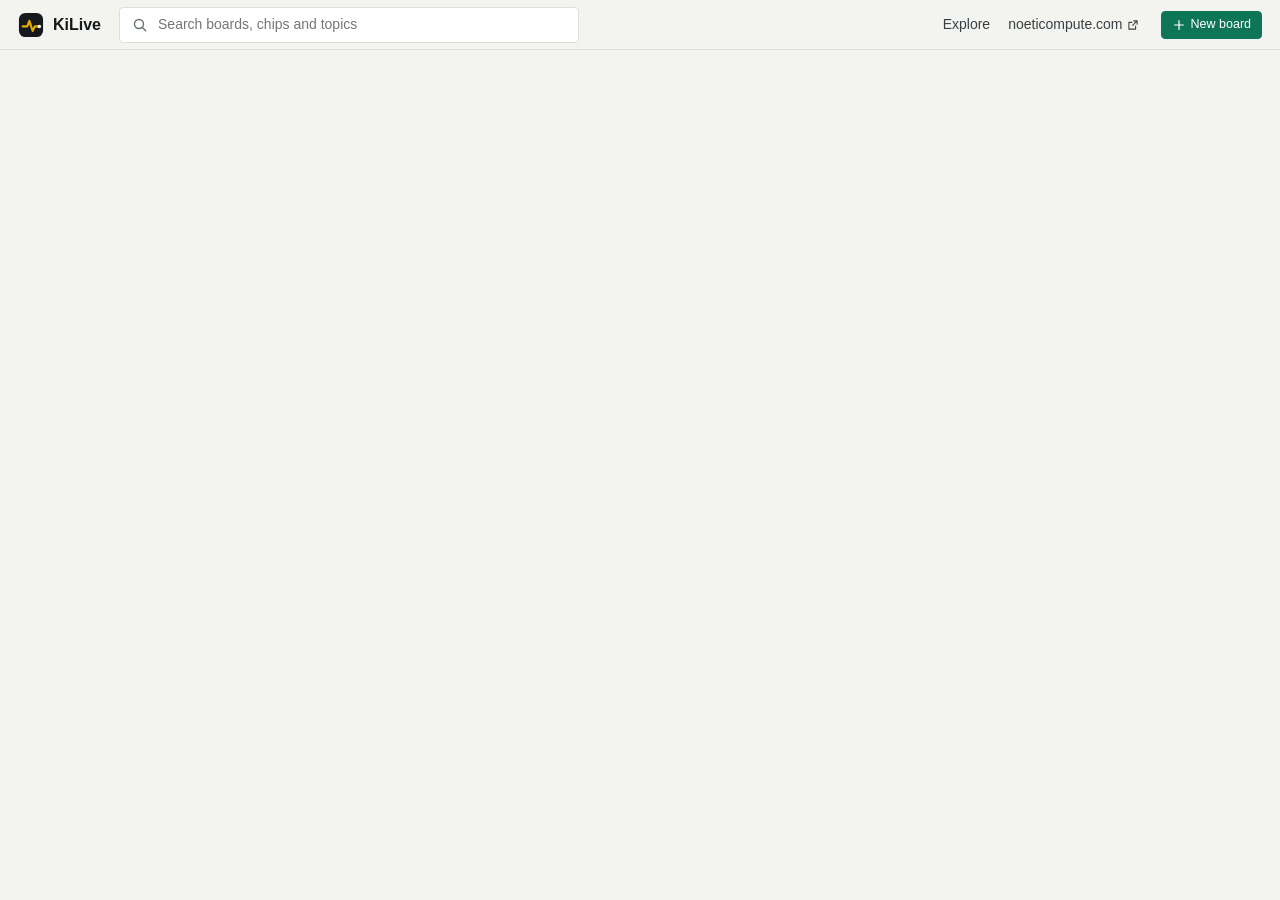
<file: app/preview.html>
<!doctype html><html><head><meta charset=utf8><meta name=viewport content="width=device-width,initial-scale=1,viewport-fit=cover"><style>:root{padding-top:env(safe-area-inset-top);padding-bottom:env(safe-area-inset-bottom)}body{margin:0;font:14px system-ui;background:#fafaf7}img{max-width:100%}[hidden]{display:none!important}</style></head><body><title>KiLive</title>
<style>
/* Layout: a bench instrument. Library of boards (explore) → board page = viewer (the scope screen) + margin notes (about, KiLive). Probe-yellow marks anything traced. */
:root {
  --bg: #f3f4f0; --panel: #ffffff; --panel-2: #eef0eb; --ink: #15191b; --ink-2: #394044; --muted: #667075; --line: #dcdfda; --line-2: #e8ebe6;
  --accent: #0e7656; --accent-ink: #ffffff; --accent-soft: #e0f0e8; --probe: #e3a900; --probe-soft: #fff3c7;
  --pass: #1b834b; --warn: #a8640f; --fail: #bf3727; --info: #3462ad;
  --pass-soft: #e2f2e8; --warn-soft: #fbefd9; --fail-soft: #fbe5e1; --info-soft: #e5ecf8;
  --stage-a: #dfe3ea; --stage-b: #9aa3b3; --pcb-bg: #0b1014; --pcb-board: #111a20;
  --sch-bg: #e6e8e2; --sch-paper: #fbfaf5; --sch-frame: #8a3a2a; --sch-wire: #13804a; --sch-bus: #2350b8; --sch-body: #8a2a20; --sch-fill: #fff4d4;
  --sch-pin: #8a2a20; --sch-pinname: #146a6a; --sch-ref: #146a6a; --sch-text: #222222; --sch-note: #2350b8; --sch-sheet: #7a2a8c; --sch-sheet-fill: #faf3fb; --sch-nc: #2350b8; --sch-label: #1b1b1b;
  --font-sans: -apple-system, BlinkMacSystemFont, "Segoe UI", Helvetica, Arial, sans-serif;
  --font-mono: ui-monospace, "SF Mono", Menlo, Consolas, "Liberation Mono", monospace;
  --font-cond: -apple-system, BlinkMacSystemFont, "Segoe UI", Helvetica, Arial, sans-serif;
  --shadow: none;
  --radius: 5px;
}
@media (prefers-color-scheme: dark) {
  :root:not([data-theme="light"]) {
    --bg: #0e1113; --panel: #15191c; --panel-2: #1c2125; --ink: #e5eae6; --ink-2: #c2cac5; --muted: #8d9892; --line: #273034; --line-2: #1f262a;
    --accent: #45c79b; --accent-ink: #04130d; --accent-soft: #123126; --probe: #f2c233; --probe-soft: #3a300f;
    --pass: #53c784; --warn: #e3a44b; --fail: #f07462; --info: #79a2eb;
    --pass-soft: #12301f; --warn-soft: #36270f; --fail-soft: #3a1914; --info-soft: #172640;
    --stage-a: #3b4352; --stage-b: #1b2029; --pcb-bg: #080b0e; --pcb-board: #0f171d;
    --sch-bg: #0e1215; --sch-paper: #171b1f; --sch-frame: #b8705f; --sch-wire: #4fc184; --sch-bus: #6d95f0; --sch-body: #e08a74; --sch-fill: #2a2618;
    --sch-pin: #e08a74; --sch-pinname: #6fc6c0; --sch-ref: #6fc6c0; --sch-text: #d6dbd7; --sch-note: #7ea2f0; --sch-sheet: #c68ad6; --sch-sheet-fill: #1f1824; --sch-nc: #7ea2f0; --sch-label: #e6ebe7;
    --shadow: none;
    color-scheme: dark;
  }
}
:root[data-theme="dark"] {
  --bg: #0e1113; --panel: #15191c; --panel-2: #1c2125; --ink: #e5eae6; --ink-2: #c2cac5; --muted: #8d9892; --line: #273034; --line-2: #1f262a;
  --accent: #45c79b; --accent-ink: #04130d; --accent-soft: #123126; --probe: #f2c233; --probe-soft: #3a300f;
  --pass: #53c784; --warn: #e3a44b; --fail: #f07462; --info: #79a2eb;
  --pass-soft: #12301f; --warn-soft: #36270f; --fail-soft: #3a1914; --info-soft: #172640;
  --stage-a: #3b4352; --stage-b: #1b2029; --pcb-bg: #080b0e; --pcb-board: #0f171d;
  --sch-bg: #0e1215; --sch-paper: #171b1f; --sch-frame: #b8705f; --sch-wire: #4fc184; --sch-bus: #6d95f0; --sch-body: #e08a74; --sch-fill: #2a2618;
  --sch-pin: #e08a74; --sch-pinname: #6fc6c0; --sch-ref: #6fc6c0; --sch-text: #d6dbd7; --sch-note: #7ea2f0; --sch-sheet: #c68ad6; --sch-sheet-fill: #1f1824; --sch-nc: #7ea2f0; --sch-label: #e6ebe7;
  --shadow: none;
  color-scheme: dark;
}

* { box-sizing: border-box; }
[hidden] { display: none !important; }
html, body { background: var(--bg); color: var(--ink); }
body { font: 400 14px/1.5 var(--font-sans); -webkit-font-smoothing: antialiased; }
a { color: var(--accent); text-decoration: none; }
a:hover { text-decoration: underline; }
button { font: inherit; color: inherit; }
:focus-visible { outline: 2px solid var(--accent); outline-offset: 2px; border-radius: 6px; }
h1, h2, h3 { text-wrap: balance; margin: 0; }
.num { font-variant-numeric: tabular-nums; }
.mono { font-family: var(--font-mono); }
.muted { color: var(--muted); }
.small { font-size: 12.5px; }
.sr { position: absolute; width: 1px; height: 1px; overflow: hidden; clip: rect(0 0 0 0); }
.eyebrow { font: 500 12px/1.2 var(--font-sans); color: var(--muted); }
.ico { display: inline-flex; flex: none; line-height: 0; }
.ico.tiny svg { width: 12px; height: 12px; }
.grow { flex: 1; }

/* ---------- top bar */
.topbar { position: sticky; top: env(safe-area-inset-top, 0px); z-index: 30; display: flex; align-items: center; gap: 18px; height: 50px; padding: 0 18px;
  background: color-mix(in srgb, var(--bg) 88%, transparent); backdrop-filter: blur(10px); border-bottom: 1px solid var(--line); }
.brand { display: flex; align-items: center; gap: 9px; color: var(--ink); text-decoration: none !important; }
.brand-name { font: 600 16px/1 var(--font-sans); letter-spacing: 0; }
.brand-sub { font: 600 16px/1 var(--font-sans); color: var(--ink); margin-left: -5px; }
.top-search { flex: 1; max-width: 460px; display: flex; align-items: center; gap: 8px; padding: 0 12px; height: 36px; border: 1px solid var(--line); border-radius: 4px; background: var(--panel); color: var(--muted); }
.top-search input { flex: 1; min-width: 0; border: 0; outline: 0; background: transparent; color: var(--ink); font: inherit; }
.top-nav { margin-left: auto; display: flex; gap: 18px; align-items: center; }
.top-nav a { color: var(--ink-2); font-weight: 500; display: inline-flex; gap: 4px; align-items: center; }

/* ---------- common controls */
.btn { display: inline-flex; align-items: center; gap: 6px; height: 32px; padding: 0 12px; border: 1px solid var(--line); border-radius: 4px; background: var(--panel); color: var(--ink); font-weight: 500; cursor: pointer; white-space: nowrap; transition: background .15s, border-color .15s; }
.btn:hover { background: var(--panel-2); }
.btn.primary { background: var(--accent); color: var(--accent-ink); border-color: var(--accent); }
.btn.primary:hover { opacity: .9; }
.btn.ghost { background: transparent; }
.btn.tiny { height: 28px; padding: 0 10px; font-size: 12.5px; border-radius: 4px; gap: 5px; }
.btn.icon-only { width: 38px; padding: 0; justify-content: center; }
.btn .count { padding-left: 8px; margin-left: 2px; border-left: 1px solid var(--line); color: var(--ink-2); }
.btn.starred .star-ico { color: var(--probe); }
.btn:disabled { opacity: .5; cursor: default; }
.icon-btn { display: inline-grid; place-items: center; width: 34px; height: 34px; border: 0; border-radius: 4px; background: transparent; color: var(--ink-2); cursor: pointer; }
.icon-btn:hover { background: var(--panel-2); color: var(--ink); }
.icon-btn.small { width: 26px; height: 26px; }
.input { width: 100%; border: 1px solid var(--line); border-radius: 4px; background: var(--panel); color: var(--ink); font: inherit; padding: 8px 11px; }
.input:focus { outline: 2px solid color-mix(in srgb, var(--accent) 45%, transparent); border-color: var(--accent); }
.input.small { padding: 5px 9px; font-size: 13px; }
textarea.input { resize: vertical; line-height: 1.45; }
.seg { display: inline-flex; padding: 3px; gap: 2px; background: var(--panel-2); border: 1px solid var(--line); border-radius: 4px; }
.seg button { border: 0; background: transparent; padding: 6px 13px; border-radius: 4px; cursor: pointer; color: var(--muted); font-weight: 500; display: inline-flex; gap: 6px; align-items: center; }
.seg button.active { background: var(--panel); color: var(--ink); box-shadow: 0 1px 2px rgba(0,0,0,.08), 0 0 0 1px var(--line); }
.seg.small button { padding: 4px 10px; font-size: 12.5px; }
.pill { display: inline-flex; align-items: center; gap: 6px; padding: 2px 9px 2px 8px; border-radius: 3px; font: 500 12px/18px var(--font-mono); white-space: nowrap; }
.pill .dot { width: 7px; height: 7px; border-radius: 50%; background: currentColor; }
.pill.pass { background: var(--pass-soft); color: var(--pass); }
.pill.warn { background: var(--warn-soft); color: var(--warn); }
.pill.fail { background: var(--fail-soft); color: var(--fail); }
.pill.info { background: var(--info-soft); color: var(--info); }
.tag { display: inline-block; padding: 0 7px; border-radius: 6px; font: 500 11.5px/19px var(--font-mono); background: var(--panel-2); color: var(--ink-2); border: 1px solid var(--line); vertical-align: middle; }
.tag.pwr { background: var(--warn-soft); color: var(--warn); border-color: transparent; }
.tag.muted { color: var(--muted); }
.linkish { border: 0; background: none; padding: 0; color: var(--accent); cursor: pointer; text-align: left; }
.linkish:hover { text-decoration: underline; }

/* menus */
.menu-pop { position: fixed; z-index: 100; min-width: 220px; max-width: min(420px, calc(100vw - 16px)); max-height: 70vh; overflow: auto; padding: 6px; background: var(--panel); border: 1px solid var(--line); border-radius: 4px; box-shadow: 0 12px 36px rgba(0,0,0,.18); }
.menu-pop.wide { min-width: 300px; }
.menu-item { display: flex; align-items: center; gap: 9px; width: 100%; padding: 8px 10px; border: 0; border-radius: 4px; background: transparent; color: var(--ink); text-align: left; cursor: pointer; text-decoration: none !important; }
.menu-item:hover, .menu-item:focus-visible { background: var(--panel-2); outline: none; }
.menu-item.active { background: var(--accent-soft); color: var(--accent); }
.mi-label { flex: 1; min-width: 0; overflow: hidden; text-overflow: ellipsis; white-space: nowrap; }
.mi-hint { font: 12px var(--font-mono); color: var(--muted); white-space: nowrap; }
.menu-head { padding: 8px 10px 4px; font: 500 11px var(--font-mono); letter-spacing: .08em; text-transform: uppercase; color: var(--muted); }
.menu-sep { height: 1px; margin: 5px 4px; background: var(--line); }
.menu-checks { display: grid; padding: 2px 4px 6px; }
.menu-check { display: flex; gap: 10px; align-items: center; padding: 6px 8px; border-radius: 4px; cursor: pointer; }
.menu-check:hover { background: var(--panel-2); }
.menu-check input { accent-color: var(--accent); width: 15px; height: 15px; }
.info-pop { padding: 2px 8px 8px; display: grid; gap: 10px; min-width: min(360px, calc(100vw - 40px)); }
.kv-table { border-collapse: collapse; width: 100%; font-size: 13px; }
.kv-table th { text-align: left; font-weight: 400; color: var(--muted); padding: 4px 16px 4px 0; white-space: nowrap; vertical-align: top; }
.kv-table td { padding: 4px 0; text-align: right; }
.share-pop { padding: 2px 8px 8px; display: grid; gap: 12px; max-width: 380px; }
.share-pop p { margin: 0; }
.share-line { display: flex; gap: 8px; align-items: center; margin-top: 4px; }
.share-code { flex: 1; min-width: 0; overflow: hidden; text-overflow: ellipsis; white-space: nowrap; padding: 5px 8px; border-radius: 7px; background: var(--panel-2); font: 12.5px var(--font-mono); }

#toasts { position: fixed; z-index: 200; left: 50%; bottom: calc(20px + env(safe-area-inset-bottom, 0px)); transform: translateX(-50%); display: grid; gap: 8px; pointer-events: none; }
.toast { padding: 10px 16px; border-radius: 4px; background: var(--ink); color: var(--bg); font-weight: 500; box-shadow: var(--shadow); transition: opacity .4s, transform .4s; max-width: min(520px, calc(100vw - 32px)); }
.toast.warn { background: var(--warn); color: #fff; }
.toast.out { opacity: 0; transform: translateY(8px); }

/* ---------- explore */
main { padding-inline: 24px; padding-block: 0 40px; }
main.explore { max-width: 1320px; margin: 0 auto; }
.lede { font-size: 13.5px; line-height: 1.5; color: var(--muted); max-width: 64ch; margin: 0; }
.topic-chips { display: flex; flex-wrap: wrap; gap: 6px; }
.lic { display: inline-flex; gap: 5px; align-items: center; font: 500 12px var(--font-mono); color: var(--muted); }
.topic { font: 11.5px var(--font-mono); color: var(--muted); }
.foot { margin-top: 40px; padding-top: 16px; border-top: 1px solid var(--line); color: var(--muted); font-size: 12.5px; }
@media (max-width: 600px) { .lede { font-size: 15px; } }

.fatal { padding: 80px 0; text-align: center; }

/* ---------- board page */
main.board { max-width: 1520px; margin: 0 auto; }
.board-page { padding-top: 22px; }
.bp-head { display: flex; justify-content: space-between; align-items: flex-start; gap: 16px; flex-wrap: wrap; margin-bottom: 18px; }
.crumbs { display: flex; gap: 6px; font-size: 12.5px; color: var(--muted); margin-bottom: 4px; }
.bp-h1row { display: flex; gap: 12px; align-items: center; }
.bp-h1row h1 { font: 600 24px/1.2 var(--font-sans); letter-spacing: 0; }
.bp-facts { display: flex; gap: 6px 12px; flex-wrap: wrap; align-items: center; margin-top: 6px; font-size: 13px; color: var(--ink-2); }
.crumbs a.mono { color: var(--muted); }
.public { font: 500 12px var(--font-sans); padding: 2px 8px; border: 1px solid var(--line); border-radius: 3px; color: var(--ink-2); }
.bp-owner { color: var(--muted); margin-top: 2px; }
.bp-actions { display: flex; gap: 10px; flex-wrap: wrap; }
.bp-grid { display: grid; grid-template-columns: minmax(0, 1fr) 380px; gap: 26px; align-items: start; }
.bp-main { display: grid; gap: 20px; min-width: 0; }
.bp-side { display: grid; gap: 22px; min-width: 0; position: sticky; top: calc(76px + env(safe-area-inset-top, 0px)); }

.viewer-card { scroll-margin-top: 66px; border: 1px solid var(--line); border-radius: var(--radius); background: var(--panel); overflow: hidden; box-shadow: var(--shadow); min-width: 0; }
.viewer-card.maximized { position: fixed; inset: env(safe-area-inset-top, 0px) 0 0 0; z-index: 50; border-radius: 0; }
.viewer-card:fullscreen { border-radius: 0; }
.vc-tabs { display: flex; align-items: center; gap: 4px; padding: 10px 12px; border-bottom: 1px solid var(--line); overflow-x: auto; scrollbar-width: none; }
.vc-tabs::-webkit-scrollbar { display: none; }
.vc-tab { display: inline-flex; align-items: center; gap: 6px; height: 36px; padding: 0 10px; border: 1px solid transparent; border-radius: 4px; background: transparent; color: var(--ink-2); font: 500 13.5px var(--font-mono); cursor: pointer; white-space: nowrap; flex: none; }
.vc-tab:hover { background: var(--panel-2); }
.vc-tab.active { border-color: color-mix(in srgb, var(--accent) 55%, transparent); background: var(--accent-soft); color: var(--accent); }
.tab-badge { min-width: 18px; height: 18px; padding: 0 5px; border-radius: 4px; font: 600 11px/18px var(--font-mono); text-align: center; }
.tab-badge.fail { background: var(--fail); color: #fff; }
.tab-badge.warn { background: var(--warn-soft); color: var(--warn); }
.vc-right { margin-left: auto; display: flex; align-items: center; gap: 6px; }
.ver-btn { font-family: var(--font-mono); height: 36px; }
.vsep { width: 1px; height: 24px; background: var(--line); margin: 0 2px; }
.vc-body { position: relative; height: clamp(440px, 68vh, 760px); }
.pane-panel { position: absolute; inset: 0; overflow: auto; }
#pane-bom.on { display: flex; flex-direction: column; }
#pane-bom .table-wrap.scroll { flex: 1; min-height: 160px; overflow: auto; }
.maximized .vc-body, .viewer-card:fullscreen .vc-body { height: calc(100% - 59px) !important; overflow: auto; }
.pane { display: none; }
.pane.on { display: block; }
.pane-3d, .pane-pcb, .pane-sch { position: absolute; inset: 0; }
.pane-panel { padding: 20px 24px 24px; }
.loading { position: absolute; inset: 0; z-index: 20; display: flex; gap: 12px; align-items: center; justify-content: center; background: color-mix(in srgb, var(--panel) 80%, transparent); color: var(--ink-2); }
.loading[hidden] { display: none; }
.spinner { width: 20px; height: 20px; border: 2px solid var(--line); border-top-color: var(--accent); border-radius: 50%; animation: spin .8s linear infinite; }
@keyframes spin { to { transform: rotate(360deg); } }
.viewer-empty { position: absolute; inset: 0; display: grid; place-content: center; gap: 12px; text-align: center; color: var(--muted); padding: 24px; }
.viewer-tip { position: absolute; z-index: 6; pointer-events: none; padding: 7px 10px; border-radius: 4px; background: rgba(14, 18, 22, .92); color: #eef2ef; font-size: 12.5px; line-height: 1.35; max-width: 260px; box-shadow: 0 6px 18px rgba(0,0,0,.25); }
.viewer-tip b { font-family: var(--font-mono); font-weight: 600; color: #ffd84d; }
.viewer-tip span { color: #b9c3be; }

/* 3D stage */
.pane-3d { background: linear-gradient(180deg, var(--stage-a) 0%, var(--stage-b) 100%); }
.pane-3d[data-light="bench"] { background: linear-gradient(180deg, #e9ddc8 0%, #8e7f6a 100%); }
.pane-3d[data-light="inspect"] { background: linear-gradient(180deg, #f7f8fa 0%, #d5dae1 100%); }
.pane-3d[data-light="night"] { background: radial-gradient(120% 90% at 50% 0%, #25303f 0%, #0a0d12 70%); }
.gl-host { position: absolute; inset: 0; }
.gl-canvas { display: block; touch-action: none; cursor: grab; }
.gl-canvas:active { cursor: grabbing; }
.ov-tl-stack { position: absolute; left: 16px; top: 16px; display: grid; gap: 14px; justify-items: start; z-index: 4; }
.ov-tr { position: absolute; right: 16px; top: 16px; z-index: 4; }
.ov-bottom { position: absolute; left: 50%; bottom: 18px; transform: translateX(-50%); z-index: 4; }
.ov-help { position: absolute; left: 16px; bottom: 22px; max-width: calc(50% - 250px); font-size: 12px; line-height: 1.4; z-index: 3; color: rgba(20, 24, 30, .62); }
@media (max-width: 1100px) { .ov-help { display: none; } }
.pane-3d[data-light="night"] .ov-help { color: rgba(230, 236, 240, .5); }
.vc-body.live-on .ov-help { display: none; }
.board-chooser { display: inline-flex; align-items: center; gap: 10px; height: 40px; padding: 0 14px; border: 1px solid var(--line); border-radius: 4px; background: var(--panel); box-shadow: 0 1px 2px rgba(0,0,0,.06); cursor: pointer; font-size: 14.5px; }
.bc-name { font-weight: 500; }
.seg.overlay { background: color-mix(in srgb, var(--panel) 80%, transparent); backdrop-filter: blur(6px); }
.toolbar { display: flex; align-items: center; gap: 2px; padding: 5px; border: 1px solid var(--line); border-radius: 4px; background: var(--panel); box-shadow: 0 4px 16px rgba(0,0,0,.08); }
.tb { display: inline-flex; align-items: center; gap: 7px; height: 34px; padding: 0 12px; border: 0; border-radius: 4px; background: transparent; color: var(--ink-2); cursor: pointer; font-weight: 500; white-space: nowrap; }
.tb:hover { background: var(--panel-2); color: var(--ink); }
.tb.on { background: var(--accent-soft); color: var(--accent); }
.tb-sep { width: 1px; height: 22px; background: var(--line); margin: 0 3px; }
@media (max-width: 600px) { .ov-bottom .tb-l { display: none; } .ov-bottom .tb { padding: 0 10px; } }
.ocube-wrap { width: 76px; height: 76px; perspective: 260px; margin-left: 10px; }
.ocube { position: relative; width: 60px; height: 60px; margin: 8px; transform-style: preserve-3d; }
.oface { position: absolute; inset: 0; display: grid; place-items: center; border: 1px solid rgba(40, 46, 56, .25); background: rgba(248, 249, 251, .93); color: #3e4550; font: 600 9.5px var(--font-mono); letter-spacing: .12em; cursor: pointer; backface-visibility: hidden; padding: 0; border-radius: 3px; }
.oface:hover { background: #fff7d6; color: #6b5200; }
.oface.front { transform: translateZ(30px); }
.oface.back { transform: rotateY(180deg) translateZ(30px); }
.oface.right { transform: rotateY(90deg) translateZ(30px); }
.oface.left { transform: rotateY(-90deg) translateZ(30px); }
.oface.top { transform: rotateX(90deg) translateZ(30px); }
.oface.bottom { transform: rotateX(-90deg) translateZ(30px); }

/* PCB */
.pcb-view { position: absolute; inset: 0; background: var(--pcb-bg); }
.pcb-canvas { display: block; touch-action: none; cursor: crosshair; outline: none; }
.pcb-status { position: absolute; left: 0; right: 0; bottom: 0; padding: 6px 14px; font: 12px var(--font-mono); color: #9aa7a1; background: rgba(6, 9, 12, .72); pointer-events: none; white-space: nowrap; overflow: hidden; text-overflow: ellipsis; }
.ov-top { position: absolute; left: 12px; right: 12px; top: 12px; z-index: 4; flex-wrap: wrap; }
.ov-inline { display: flex; }
.ov-top .board-chooser { height: 34px; box-shadow: none; border: 0; background: var(--panel-2); }
.finder { position: relative; display: flex; align-items: center; gap: 6px; padding: 0 8px; min-width: 0; color: var(--muted); }
.finder .input { width: 210px; max-width: 42vw; }
.ov-top .finder .input { width: 170px; }
/* the probe tool stands out from the other tools: it is what starts the board running */
.tb.probe-tool-btn { border: 1px solid transparent; }
.tb.probe-tool-btn.on { background: var(--probe, #ffd21f); color: #1a1500; border-color: color-mix(in srgb, var(--probe, #ffd21f) 70%, #000); }
.sch-canvas.probe-tool, .pcb-canvas.probe-tool { cursor: crosshair; }
.finder-list { position: absolute; top: calc(100% + 6px); left: 0; width: 320px; max-width: 80vw; z-index: 20; padding: 5px; background: var(--panel); border: 1px solid var(--line); border-radius: 4px; box-shadow: 0 12px 30px rgba(0,0,0,.18); }
.finder-item { display: flex; gap: 8px; align-items: center; width: 100%; padding: 6px 8px; border: 0; border-radius: 7px; background: transparent; color: var(--ink); cursor: pointer; text-align: left; }
.finder-item.active, .finder-item:hover { background: var(--panel-2); }
.finder-item .muted { margin-left: auto; }
.fi-kind { font: 600 10px var(--font-mono); text-transform: uppercase; letter-spacing: .06em; padding: 1px 6px; border-radius: 5px; }
.fi-kind.ref { background: var(--info-soft); color: var(--info); }
.fi-kind.net { background: var(--probe-soft); color: color-mix(in srgb, var(--probe) 70%, var(--ink)); }
.layer-legend { position: absolute; left: 12px; bottom: 36px; z-index: 4; display: flex; flex-wrap: wrap; gap: 4px; max-width: calc(100% - 24px); }
.lg { display: inline-flex; align-items: center; gap: 6px; padding: 3px 9px; border-radius: 7px; border: 1px solid rgba(255,255,255,.1); background: rgba(10, 14, 18, .75); color: #d8e0db; font: 11.5px var(--font-mono); cursor: pointer; }
.lg.off { opacity: .45; }
.lg.off .sw { background: transparent !important; border: 1px solid #6b7570; }
.sw { width: 10px; height: 10px; border-radius: 3px; }

/* schematic */
.pane-sch { display: none; flex-direction: column; background: var(--sch-bg); }
.pane-sch.on { display: flex; }
.sch-bar { position: static; margin: 10px 12px 0; flex: none; }
.sch-host { position: relative; flex: 1; min-height: 0; }
.sch-view { position: absolute; inset: 0; display: flex; }
.sch-sheets { width: 200px; flex: none; overflow: auto; padding: 10px 8px; border-right: 1px solid var(--line); background: var(--panel); }
.sch-sheets-head { display: flex; align-items: center; justify-content: space-between; font: 500 11px var(--font-mono); letter-spacing: .08em; text-transform: uppercase; color: var(--muted); padding: 4px 4px 8px 8px; }
.sch-fold { border: 0; background: transparent; color: var(--muted); font: 600 16px/1 var(--font-sans); width: 26px; height: 24px; border-radius: 6px; cursor: pointer; }
.sch-fold:hover { background: var(--hover, rgba(0,0,0,.06)); color: var(--ink); }
.sch-unfold { display: none; position: absolute; left: 10px; top: 10px; z-index: 3; border: 1px solid var(--line); background: var(--panel); color: var(--ink-2); font: 500 12px var(--font-sans); padding: 5px 10px; border-radius: 4px; cursor: pointer; box-shadow: 0 1px 3px rgba(0,0,0,.08); }
.sch-view.sheets-folded .sch-sheets { display: none; }
.sch-view.sheets-folded .sch-unfold { display: block; }
.sch-sheet { display: flex; gap: 8px; width: 100%; align-items: baseline; padding: 6px 8px; border: 0; border-radius: 7px; background: transparent; color: var(--ink-2); text-align: left; cursor: pointer; font-size: 13px; }
.sch-sheet:hover { background: var(--panel-2); }
.sch-sheet.active { background: var(--accent-soft); color: var(--accent); font-weight: 500; }
.sch-sheet-no { font: 11px var(--font-mono); color: var(--muted); min-width: 14px; }
.sch-sheet-name { min-width: 0; overflow: hidden; text-overflow: ellipsis; white-space: nowrap; }
.sch-stage { position: relative; flex: 1; min-width: 0; }
.sch-canvas { display: block; touch-action: none; outline: none; }

/* selection card */
.selcard { position: absolute; right: 14px; top: 70px; z-index: 8; width: 300px; max-width: calc(100% - 28px); max-height: calc(100% - 150px); overflow: auto; padding: 14px 14px 12px; border: 1px solid var(--line); border-radius: 4px; background: var(--panel); box-shadow: 0 10px 30px rgba(0,0,0,.16); display: grid; gap: 8px; }
.vc-body[data-tab="3d"] .selcard { top: 66px; }
.vc-body[data-tab="sch"] .selcard { top: 72px; }
.sc-close { position: absolute; right: 6px; top: 6px; }
.sc-top { display: flex; gap: 8px; align-items: baseline; flex-wrap: wrap; padding-right: 28px; }
.sc-ref { font-size: 19px; font-weight: 600; }
.sc-kind { font: 500 11px var(--font-mono); text-transform: uppercase; letter-spacing: .08em; color: var(--muted); }
.sc-val { font-weight: 500; }
.sc-sub { font-size: 12px; color: var(--muted); overflow-wrap: anywhere; }
.sc-desc { margin: 0; font-size: 13px; color: var(--ink-2); }
.sc-kv { display: flex; justify-content: space-between; gap: 10px; font-size: 12.5px; }
.sc-kv span { color: var(--muted); }
.sc-kv b { font-weight: 500; text-align: right; overflow-wrap: anywhere; }
.sc-grid { display: grid; grid-template-columns: 1fr 1fr; gap: 4px 14px; }
.sc-chips { display: flex; flex-wrap: wrap; gap: 4px; }
.sc-acts { display: flex; flex-wrap: wrap; gap: 6px; padding-top: 6px; border-top: 1px solid var(--line-2); }
.sc-link { display: inline-flex; gap: 4px; align-items: center; }
.probe-chip { display: inline-flex; align-items: center; padding: 0 5px; border-radius: 6px; font: 500 12px/20px var(--font-mono); border: 1px solid transparent; cursor: pointer; vertical-align: baseline; }
.probe-chip.ref { background: var(--info-soft); color: var(--info); }
.probe-chip.net { background: var(--probe-soft); color: color-mix(in srgb, var(--probe) 62%, var(--ink)); }
.probe-chip:hover { border-color: currentColor; }
.probe-chip.static { cursor: default; }

/* panels */
.panel-head { margin-bottom: 14px; }
.stat-row { display: grid; grid-template-columns: repeat(6, minmax(0, 1fr)); border: 1px solid var(--line); border-radius: 4px; overflow: hidden; }
.stat { padding: 12px 14px; border-right: 1px solid var(--line); }
.stat:last-child { border-right: 0; }
.stat-v { font: 600 22px/1.1 var(--font-cond); font-variant-numeric: tabular-nums; }
.stat-l { font-size: 12px; color: var(--muted); }
.panel-tools { display: flex; gap: 10px; align-items: center; flex-wrap: wrap; margin-bottom: 12px; }
.search-wrap { flex: 1; min-width: 200px; display: flex; align-items: center; gap: 8px; padding-left: 10px; border: 1px solid var(--line); border-radius: 4px; background: var(--panel); color: var(--muted); }
.search-wrap .input { border: 0; padding-left: 0; }
.search-wrap .input:focus { outline: none; }
.table-wrap { overflow-x: auto; border: 1px solid var(--line); border-radius: 4px; }
table.data { width: 100%; border-collapse: collapse; font-size: 13px; }
table.data th { position: sticky; top: 0; background: var(--panel-2); text-align: left; font: 500 11.5px var(--font-mono); letter-spacing: .04em; text-transform: uppercase; color: var(--muted); padding: 9px 10px; border-bottom: 1px solid var(--line); white-space: nowrap; }
table.data th.sortable { cursor: pointer; }
table.data th.sorted { color: var(--ink); }
table.data td { padding: 8px 10px; border-bottom: 1px solid var(--line-2); vertical-align: top; }
table.data tr:last-child td { border-bottom: 0; }
table.data tbody tr { cursor: pointer; }
table.data tbody tr:hover td { background: var(--panel-2); }
table.data tr.selected td { background: var(--probe-soft) !important; }
table.data tr.dnp td { color: var(--muted); }
/* the BOM fits its card: long descriptions clamp to two lines, footprints break, part numbers stay whole */
table.data.bom td.desc { min-width: 180px; max-width: 320px; }
table.data.bom .desc-t { display: -webkit-box; -webkit-line-clamp: 2; -webkit-box-orient: vertical; overflow: hidden; }
table.data.bom td.desc > :first-child, table.data.bom td.desc { overflow-wrap: anywhere; }
table.data.bom td.mono.small { max-width: 150px; overflow-wrap: anywhere; }
table.data.bom td.refs { max-width: 220px; }
table.data.bom .mpn .mono { overflow-wrap: anywhere; }
td.num { text-align: right; font-variant-numeric: tabular-nums; color: var(--muted); width: 1%; }
td.refs { min-width: 170px; max-width: 300px; }
td.desc { color: var(--ink-2); min-width: 220px; max-width: 360px; }
table.bom { min-width: 980px; }
table.bom td.mono.small { font-size: 12px; overflow-wrap: anywhere; max-width: 220px; }
td.act { width: 1%; }
.val { font-weight: 500; }
.mpn { display: grid; }
.missing { font: 12px var(--font-mono); color: var(--warn); }
.ds { margin-left: 6px; font-size: 12px; }
.card-inset { border: 1px solid var(--line); border-radius: 4px; background: var(--panel); }
.diff { padding: 14px 16px; margin-bottom: 14px; }
.diff-head { display: flex; justify-content: space-between; align-items: center; margin-bottom: 10px; }
.diff-grid { display: grid; grid-template-columns: repeat(auto-fit, minmax(200px, 1fr)); gap: 16px; }
.diff-title { display: flex; gap: 8px; align-items: center; font-weight: 500; margin-bottom: 6px; }
.diff-list { margin: 0; padding: 0; list-style: none; font: 12.5px/1.7 var(--font-mono); max-height: 220px; overflow: auto; }
.loading-line { color: var(--muted); padding: 8px 0 14px; }

/* checks */
.checks-head { display: grid; grid-template-columns: minmax(0, 1.2fr) minmax(0, 1fr); gap: 22px; margin-bottom: 18px; }
.big-counts { display: flex; gap: 10px; flex-wrap: wrap; margin-bottom: 6px; }
.bc { display: flex; align-items: baseline; gap: 8px; padding: 10px 14px; border-radius: 4px; font-size: 13px; }
.bc b { font: 600 28px/1 var(--font-cond); }
.bc.fail { background: var(--fail-soft); color: var(--fail); }
.bc.warn { background: var(--warn-soft); color: var(--warn); }
.bc.pass { background: var(--pass-soft); color: var(--pass); }
.bc.info { background: var(--info-soft); color: var(--info); }
.readiness { border: 1px solid var(--line); border-radius: 4px; padding: 14px 16px; display: grid; gap: 10px; }
.readiness-title { display: flex; gap: 8px; align-items: center; font-weight: 600; }
.meter-top { display: flex; justify-content: space-between; font-size: 13px; margin-bottom: 4px; }
.meter-bar { height: 7px; border-radius: 4px; background: var(--panel-2); overflow: hidden; }
.meter-bar span { display: block; height: 100%; border-radius: 4px; }
.meter-bar .good { background: var(--pass); }
.meter-bar .mid { background: var(--warn); }
.meter-bar .low { background: var(--fail); }
.check-cat { font: 500 11.5px var(--font-mono); letter-spacing: .08em; text-transform: uppercase; color: var(--muted); margin: 18px 0 8px; }
.check { border: 1px solid var(--line); border-radius: 4px; margin-bottom: 8px; background: var(--panel); }
.check-sumrow { display: flex; gap: 12px; align-items: flex-start; padding: 12px 14px; }
.check summary { display: flex; gap: 12px; align-items: flex-start; padding: 12px 14px; cursor: pointer; list-style: none; }
.check summary::-webkit-details-marker { display: none; }
.check-main { flex: 1; min-width: 0; }
.check-title { font-weight: 600; }
.check-sum { color: var(--ink-2); font-size: 13px; }
.check-n { font: 500 12px var(--font-mono); color: var(--muted); padding-top: 2px; }
.check .chev { transition: transform .2s; color: var(--muted); padding-top: 2px; }
.check[open] .chev { transform: rotate(180deg); }
.check-body { padding: 0 14px 12px; }
.finding-list { margin: 0; padding: 0; list-style: none; border-top: 1px solid var(--line-2); }
.finding-list li { display: flex; gap: 10px; align-items: center; justify-content: space-between; padding: 7px 0; border-bottom: 1px solid var(--line-2); font-size: 13px; }
.finding-t { min-width: 0; overflow-wrap: anywhere; }
.check-actions { padding-top: 10px; }
.check-passed { margin-top: 14px; border-top: 1px solid var(--line); padding-top: 4px; }
.check-passed > summary { display: flex; align-items: center; gap: 8px; padding: 10px 2px; cursor: pointer; list-style: none; font-weight: 600; color: var(--ink-2); }
.check-passed > summary::-webkit-details-marker { display: none; }
.check-passed > summary .chev svg { width: 14px; height: 14px; transform: rotate(-90deg); transition: transform .15s; }
.check-passed[open] > summary .chev svg { transform: none; }
.check-passed > summary .muted { font-weight: 400; }
.checks-clean { display: flex; align-items: center; gap: 8px; padding: 14px 16px; border: 1px solid var(--line); border-radius: 4px; background: var(--pass-soft); color: var(--pass); font-weight: 500; }

/* files */
.files-grid { display: grid; grid-template-columns: minmax(0, 1fr) minmax(0, 1.15fr); gap: 18px; align-items: start; }
.files-col { display: grid; gap: 18px; min-width: 0; }
.files-col > *, .export-grid > * { min-width: 0; }
.export .muted { overflow-wrap: anywhere; }
.files-head { display: flex; gap: 8px; align-items: center; padding: 11px 14px; border-bottom: 1px solid var(--line); font-weight: 600; }
.files-head .muted { margin-left: auto; font-weight: 400; }
.file-list, .commit-list { list-style: none; margin: 0; padding: 4px 0; max-height: 360px; overflow: auto; }
.file-list li { display: flex; gap: 10px; align-items: center; padding: 5px 14px; }
.file-list li:hover { background: var(--panel-2); }
.file-link { display: inline-flex; gap: 8px; align-items: center; min-width: 0; flex: 1; color: var(--ink); }
.file-link .mono { overflow: hidden; text-overflow: ellipsis; white-space: nowrap; font-size: 12.5px; }
.commit-list li { display: grid; grid-template-columns: auto 1fr; gap: 0 10px; padding: 7px 14px; border-bottom: 1px solid var(--line-2); }
.commit-list li .muted { grid-column: 2; }
.commit-msg { min-width: 0; overflow-wrap: anywhere; }
.export-grid { display: grid; grid-template-columns: 1fr 1fr; gap: 8px; padding: 12px; }
.export { display: grid; gap: 2px; text-align: left; padding: 10px 12px; border: 1px solid var(--line); border-radius: 4px; background: var(--panel); color: var(--ink); cursor: pointer; text-decoration: none !important; }
.export:hover { border-color: var(--accent); }
.readme { min-width: 0; }
.md { padding: 4px 16px 16px; overflow-wrap: anywhere; }
.md h2, .md h3, .md h4 { font-family: var(--font-cond); margin: 18px 0 6px; }
.md h2 { font-size: 22px; } .md h3 { font-size: 18px; } .md h4 { font-size: 15px; }
.md p, .md li { color: var(--ink-2); max-width: 70ch; }
.md pre { overflow-x: auto; padding: 10px 12px; background: var(--panel-2); border-radius: 4px; font-size: 12.5px; }
.md code { font-family: var(--font-mono); font-size: .92em; background: var(--panel-2); padding: 1px 4px; border-radius: 4px; }
.md pre code { background: none; padding: 0; }
.md .md-table { overflow-x: auto; }
.md table { border-collapse: collapse; font-size: 13px; }
.md th, .md td { border: 1px solid var(--line); padding: 5px 8px; }
.md blockquote { margin: 8px 0; padding-left: 12px; border-left: 3px solid var(--line); color: var(--muted); }
.md-img { font: 12px var(--font-mono); color: var(--muted); }

/* sidebar */
/* ---- Explore: a plain catalogue. Title, one line, a sidebar of filters, a toolbar, the boards. */
.ex-head { display: flex; align-items: flex-start; justify-content: space-between; gap: 24px; padding: 28px 0 18px; border-bottom: 1px solid var(--line); }
.ex-head h1 { font: 600 22px/1.2 var(--font-sans); letter-spacing: 0; margin: 0 0 4px; }
.ex-lede { margin: 0; max-width: 64ch; color: var(--muted); font-size: 13.5px; line-height: 1.5; }
.ex-lede a { color: var(--accent); }
.ex-head .btn { flex: none; margin-top: 4px; }
.ex-layout { display: grid; grid-template-columns: 200px minmax(0, 1fr); gap: 32px; padding-top: 20px; align-items: start; }
.ex-side { position: sticky; top: calc(70px + env(safe-area-inset-top, 0px)); display: grid; gap: 22px; }
.ex-side h2 { font: 600 12px/1 var(--font-sans); color: var(--muted); margin: 0 0 8px; }
.ex-cat-list { list-style: none; margin: 0; padding: 0; }
.ex-cat-list button { display: flex; justify-content: space-between; gap: 8px; width: 100%; padding: 5px 8px 5px 10px; border: 0; border-left: 2px solid transparent; border-radius: 0 6px 6px 0; background: none; color: var(--ink-2); font: 14px var(--font-sans); text-align: left; cursor: pointer; }
.ex-cat-list button:hover { background: var(--panel-2); color: var(--ink); }
.ex-cat-list button.on { border-left-color: var(--ink); background: var(--panel-2); color: var(--ink); font-weight: 600; }
.ex-cat-list .n { color: var(--muted); font-weight: 400; font-variant-numeric: tabular-nums; }
.ex-side-row { display: none; }
.ex-sel { height: 32px; max-width: 100%; padding: 0 28px 0 10px; border: 1px solid var(--line); border-radius: 6px; background: var(--panel); color: var(--ink); font: 13.5px var(--font-sans); cursor: pointer; }
.ex-check { display: flex; align-items: center; gap: 8px; font-size: 14px; color: var(--ink-2); cursor: pointer; }
.ex-check input { width: 15px; height: 15px; margin: 0; accent-color: var(--ink); }
.ex-mine p { margin: 0 0 6px; line-height: 1.45; }
.ex-tools { display: flex; align-items: center; gap: 12px; flex-wrap: wrap; padding-bottom: 14px; }
.ex-sw { display: flex; align-items: center; gap: 7px; height: 34px; padding: 0 10px; width: min(360px, 100%); border: 1px solid var(--line); border-radius: 6px; background: var(--panel); color: var(--muted); }
.ex-sw:focus-within { border-color: var(--ink); }
.ex-search { flex: 1; min-width: 0; border: 0; outline: 0; background: transparent; color: var(--ink); font: inherit; font-size: 14px; }
.ex-spacer { flex: 1; }
.ex-count { white-space: nowrap; }
.ex-clear { font-size: 13px; }
.ex-sort { display: inline-flex; align-items: center; gap: 8px; }
.lnk { border: 0; background: none; padding: 0; color: var(--accent); font: inherit; cursor: pointer; display: inline-flex; align-items: center; gap: 4px; }
.lnk:hover { text-decoration: underline; }
.lnk .ico svg { width: 12px; height: 12px; }
.ex-view { display: inline-flex; border: 1px solid var(--line); border-radius: 6px; overflow: hidden; background: var(--panel); }
.ex-vb { width: 32px; height: 32px; display: grid; place-items: center; border: 0; background: none; color: var(--muted); cursor: pointer; }
.ex-vb + .ex-vb { border-left: 1px solid var(--line); }
.ex-vb.on { background: var(--panel-2); color: var(--ink); }
.ex-vb .ico svg { width: 14px; height: 14px; }
.ex-results { min-height: 40vh; }
.ex-h2 { font: 600 15px/1.3 var(--font-sans); margin: 8px 0 10px; }
.community .repo-grid { margin-bottom: 20px; }
.empty-note { padding: 28px; text-align: center; color: var(--muted); }
.repo-grid { display: grid; grid-template-columns: repeat(auto-fill, minmax(250px, 1fr)); gap: 18px 16px; }
.repo-card { display: flex; flex-direction: column; border: 1px solid var(--line); border-radius: 4px; background: var(--panel); color: var(--ink); overflow: hidden; text-decoration: none !important; }
.repo-card:hover { border-color: var(--muted); }
.repo-card:hover h3 { text-decoration: underline; }
.thumb { position: relative; aspect-ratio: 16 / 10; max-width: 100%; background: var(--panel-2); overflow: hidden; border-bottom: 1px solid var(--line-2); }
.thumb img { width: 100%; height: 100%; object-fit: cover; display: block; }
.rc-body { padding: 11px 13px 12px; display: grid; gap: 5px; align-content: start; flex: 1; }
.repo-card h3 { font: 600 15.5px/1.3 var(--font-sans); overflow: hidden; text-overflow: ellipsis; white-space: nowrap; }
.rc-desc { margin: 0; color: var(--ink-2); font-size: 13px; line-height: 1.45; min-height: 2.9em; display: -webkit-box; -webkit-line-clamp: 2; -webkit-box-orient: vertical; overflow: hidden; }
.rc-facts { font-size: 12.5px; color: var(--ink-2); line-height: 1.5; }
.rc-facts > span + span::before { content: ' · '; color: var(--muted); }
.rc-fw { color: var(--accent); }
.rc-foot { display: flex; gap: 10px; align-items: center; flex-wrap: wrap; font-size: 12px; color: var(--muted); margin-top: auto; padding-top: 6px; }
.rc-owner { min-width: 0; overflow: hidden; text-overflow: ellipsis; white-space: nowrap; max-width: 46%; }
.rc-foot .stars-count { margin-left: auto; }
.stars-count { display: inline-flex; gap: 4px; align-items: center; }
.rc-fail { color: var(--fail); }
.repo-list { display: grid; border: 1px solid var(--line); border-radius: 4px; background: var(--panel); overflow: hidden; }
.rl-row { display: grid; grid-template-columns: 64px minmax(0, 1fr) 120px 110px 64px 56px 96px; gap: 12px; align-items: center; padding: 8px 14px; color: var(--ink); text-decoration: none !important; border-top: 1px solid var(--line-2); }
.rl-row:hover { background: var(--panel-2); }
.rl-head { border-top: 0; font: 600 12px var(--font-sans); color: var(--muted); padding-block: 9px; }
.rl-head:hover { background: none; }
.rl-thumb { width: 64px; height: 40px; border-radius: 4px; overflow: hidden; background: var(--panel-2); }
.rl-thumb img { width: 100%; height: 100%; object-fit: cover; display: block; }
.rl-main { display: grid; min-width: 0; gap: 1px; }
.rl-main b { display: block; font-weight: 600; overflow: hidden; white-space: nowrap; text-overflow: ellipsis; }
.rl-desc { overflow: hidden; white-space: nowrap; text-overflow: ellipsis; }
.foot { margin-top: 40px; padding-top: 16px; border-top: 1px solid var(--line); color: var(--muted); font-size: 12.5px; }
@media (max-width: 900px) {
  .rl-row { grid-template-columns: 56px minmax(0, 1fr) 90px 60px; }
  .rl-row > :nth-child(3), .rl-row > :nth-child(6), .rl-row > :nth-child(7) { display: none; }
}
@media (max-width: 760px) {
  .ex-head { padding: 18px 0 14px; }
  .ex-layout { grid-template-columns: 1fr; gap: 14px; }
  .ex-side { position: static; display: grid; grid-template-columns: 1fr 1fr auto; gap: 10px 12px; align-items: center; }
  .ex-check { white-space: nowrap; }
  .ex-side h2, .ex-cat-list, .ex-mine { display: none; }
  .ex-side-row { display: block; }
  .ex-side-sec:first-child, .ex-sel { width: 100%; }
  .ex-sw { width: 100%; }
  .ex-spacer, .ex-count { display: none; }
  .ex-sort .muted { display: none; }
  .repo-grid { grid-template-columns: repeat(auto-fill, minmax(min(100%, 220px), 1fr)); }
}
.about h2 { font: 600 17px/1.2 var(--font-sans); display: flex; align-items: center; gap: 8px; margin-bottom: 12px; }
.about-desc { margin: 0 0 12px; font-size: 15px; color: var(--ink-2); }
.about-link { display: flex; align-items: center; gap: 9px; padding: 5px 0; font-size: 15px; overflow-wrap: anywhere; }
.about-link .ico { color: var(--muted); }
.tags { display: flex; flex-wrap: wrap; gap: 8px; margin: 12px 0; }
.tag-chip { padding: 5px 12px; border: 1px solid var(--line); border-radius: 3px; color: var(--ink-2); font-size: 13px; background: var(--panel); text-decoration: none !important; }
.tag-chip:hover { border-color: var(--accent); color: var(--accent); }
.lic-chip { display: inline-flex; gap: 6px; align-items: center; padding: 4px 11px; border-radius: 3px; background: var(--info-soft); color: var(--info); font-size: 12.5px; margin-bottom: 10px; }
.about-stats { list-style: none; margin: 4px 0 10px; padding: 0; display: grid; gap: 8px; font-size: 15px; }
.about-stats li { display: flex; gap: 10px; align-items: center; }
.about-stats .ico { color: var(--muted); }
/* questions and answers read as a list, not a chat: the question in bold, the answer under it */
.err { color: var(--fail); font-size: 13px; }

/* comments */
.comments { border: 1px solid var(--line); border-radius: var(--radius); background: var(--panel); padding: 16px 18px; }
.comment-list { list-style: none; margin: 10px 0; padding: 0; display: grid; gap: 12px; }
.comment { display: flex; gap: 10px; }
.avatar { width: 30px; height: 30px; border-radius: 50%; flex: none; background: var(--panel-2); object-fit: cover; }
.c-body { min-width: 0; flex: 1; }
.c-meta { display: flex; gap: 8px; align-items: center; flex-wrap: wrap; font-size: 13px; }
.c-text { margin: 2px 0 0; white-space: pre-wrap; overflow-wrap: anywhere; color: var(--ink-2); }
.comment-compose { display: flex; gap: 10px; align-items: flex-end; }
.comment-compose .btn { flex: none; }

/* ---------- creating boards, the shared library, Design + Simulate tabs */
.nav-new { margin-left: 4px; }
.nav-new .ico svg { width: 14px; height: 14px; }
.new-card { border-style: dashed; }
.new-thumb { display: grid; place-items: center; color: var(--muted); background: repeating-linear-gradient(135deg, var(--panel-2) 0 10px, var(--panel) 10px 20px); }
.new-thumb .ico.big svg { width: 44px; height: 44px; }

/* create page */
main.create { max-width: 1240px; margin: 0 auto; }
.create-head { padding: 34px 0 22px; }
.create-head h1 { font: 600 22px/1.2 var(--font-sans); letter-spacing: 0; margin: 6px 0 8px; }
.create-grid { display: grid; grid-template-columns: repeat(3, minmax(0, 1fr)); gap: 18px; max-width: 1180px; }
@media (max-width: 1100px) { .create-grid { grid-template-columns: repeat(2, minmax(0, 1fr)); max-width: 980px; } }
.create-card { display: flex; flex-direction: column; gap: 8px; padding: 16px; border: 1px solid var(--line); border-radius: 4px; background: var(--panel); box-shadow: var(--shadow); transition: border-color .15s, background .15s; min-width: 0; }
.create-card.over { border-color: var(--accent); background: var(--accent-soft); }
.create-card h2 { font: 600 16px/1.25 var(--font-sans); }
.create-card p { margin: 0; flex: 1; }
.cc-ico { display: none; }
.cc-ico svg { width: 20px; height: 20px; }
.cc-acts { display: flex; gap: 8px; flex-wrap: wrap; margin-top: 4px; }
.cc-tpls { display: grid; gap: 6px; margin-top: 6px; }
.tpl { display: grid; gap: 1px; text-align: left; padding: 8px 11px; border: 1px solid var(--line); border-radius: 4px; background: var(--panel); color: var(--ink); cursor: pointer; }
.tpl:hover { border-color: var(--accent); }
.drop-hint { margin-top: 2px; }
.create-work { margin-top: 22px; scroll-margin-top: 80px; }
.create-work:empty { display: none; }
.work-card .files-head { justify-content: space-between; }
.work-body { padding: 16px; display: grid; gap: 12px; }
.imp-prog { display: grid; gap: 8px; }
.imp-label { display: flex; align-items: center; gap: 8px; }
.spinner.small { width: 14px; height: 14px; border-width: 2px; display: inline-block; vertical-align: -2px; }
.proj-list { display: grid; gap: 6px; }
.proj { display: flex; gap: 12px; align-items: baseline; flex-wrap: wrap; padding: 9px 12px; border: 1px solid var(--line); border-radius: 4px; background: var(--panel); color: var(--ink); cursor: pointer; text-align: left; }
.proj:hover { border-color: var(--accent); }
.create-mine { margin-top: 26px; display: grid; gap: 8px; }
.mine-list { list-style: none; margin: 0 0 10px; padding: 0; display: grid; gap: 4px; }
.mine-list li { display: flex; gap: 12px; align-items: center; padding: 6px 2px; border-bottom: 1px solid var(--line-2); }
.mine-list li a { font-weight: 500; }
.mine-list li .icon-btn { margin-left: auto; }
/* datasheet reader */
.pdf-strip { display: flex; gap: 8px; overflow-x: auto; padding-bottom: 4px; }
.pdf-page { position: relative; flex: none; padding: 3px; border: 2px solid var(--line); border-radius: 4px; background: #fff; cursor: pointer; }
.pdf-page.on { border-color: var(--accent); }
.pdf-thumb { display: block; width: 104px; height: auto; }
.pdf-page .pno { position: absolute; left: 4px; bottom: 4px; padding: 0 5px; border-radius: 5px; background: rgba(10, 14, 18, .75); color: #fff; font-size: 11px; }
.pdf-page .kind { position: absolute; right: 4px; top: 4px; padding: 0 5px; border-radius: 5px; background: var(--accent); color: var(--accent-ink); font: 600 10px/16px var(--font-mono); }
.pdf-page .kind.pins { background: var(--info); color: #fff; }
.crop-wrap { position: relative; max-width: 900px; border: 1px solid var(--line); border-radius: 4px; overflow: hidden; cursor: crosshair; touch-action: none; background: #fff; }
.pdf-big { display: block; width: 100%; height: auto; }
.crop-sel { position: absolute; border: 2px solid var(--probe); background: color-mix(in srgb, var(--probe) 14%, transparent); pointer-events: none; }

/* modal */
.modal-wrap { position: fixed; inset: 0; z-index: 150; display: grid; place-items: center; padding: 16px; background: rgba(8, 12, 14, .45); backdrop-filter: blur(2px); }
.modal { width: min(560px, 100%); max-height: calc(100vh - 32px); overflow: auto; border: 1px solid var(--line); border-radius: 4px; background: var(--panel); box-shadow: 0 24px 60px rgba(0, 0, 0, .3); }
.modal-head { display: flex; justify-content: space-between; align-items: center; padding: 14px 16px 6px 20px; }
.modal-head h2 { font: 600 20px/1.2 var(--font-cond); }
.modal-body { padding: 6px 20px 8px; }
.modal-foot { display: flex; justify-content: flex-end; gap: 8px; padding: 12px 20px 18px; }
.modal.wide { width: min(1180px, 100%); }
.ph { display: grid; gap: 12px; }
.ph-fig { position: relative; display: grid; place-items: center; min-height: 260px; border-radius: 4px; overflow: hidden; background: #e9e9e5; border: 1px solid var(--line); }
.ph-img { display: block; width: 100%; height: auto; max-height: calc(100vh - 290px); object-fit: contain; }
.ph-img.clear { background: repeating-conic-gradient(#e4e4e0 0% 25%, #f4f4f1 0% 50%) 0 0 / 18px 18px; }
.ph-wait { display: flex; align-items: center; gap: 10px; color: var(--ink-2); padding: 40px; }
.ph-err { padding: 30px; color: var(--warn, #b4532a); }
.ph-ctls { display: flex; flex-wrap: wrap; gap: 10px 18px; align-items: center; }
.ph-ctl { display: flex; align-items: center; gap: 8px; }
.ph-k { font: 600 11px var(--font-mono); text-transform: uppercase; letter-spacing: .08em; color: var(--ink-3, #7a8580); }
.ph-note { margin: 0; }
.gl-still { position: absolute; inset: 0; width: 100%; height: 100%; pointer-events: none; opacity: 0; transition: opacity .12s ease; }
.gl-still.on { opacity: 1; transition: opacity .35s ease; }
.ov-photo-status { position: absolute; left: 50%; top: 14px; transform: translateX(-50%); z-index: 6; display: flex; align-items: center; gap: 8px; padding: 6px 12px; border-radius: 3px; background: rgba(255,255,255,.92); border: 1px solid var(--line); font-size: 12.5px; color: var(--ink-2); box-shadow: 0 4px 14px rgba(0,0,0,.08); }
.ov-photo-status[hidden] { display: none; }
.spinner.small { width: 14px; height: 14px; border-width: 2px; }
.about-photo { margin: 2px 0 12px; }
.about-photo .ap-btn { display: block; width: 100%; padding: 0; border: 1px solid var(--line); border-radius: 4px; overflow: hidden; background: #ececE8; cursor: zoom-in; }
.about-photo img { display: block; width: 100%; height: auto; aspect-ratio: 16 / 10; object-fit: cover; transition: transform .25s ease; }
.about-photo .ap-btn:hover img { transform: scale(1.02); }
.about-photo figcaption { display: flex; align-items: center; gap: 6px; margin-top: 6px; }
.about-photo figcaption .ico svg { width: 13px; height: 13px; }
.bd-form { display: grid; gap: 6px; }
.bd-form label { font-size: 12.5px; color: var(--muted); margin-top: 6px; }
.bd-row { display: grid; grid-template-columns: 1.4fr 1fr; gap: 12px; }
.bd-row > div { display: grid; gap: 6px; }
.menu-note { margin: 0 10px 6px; max-width: 280px; }

/* board page for user boards */
.draft-chip { cursor: pointer; background: var(--probe-soft); border-color: color-mix(in srgb, var(--probe) 50%, transparent); color: color-mix(in srgb, var(--probe) 55%, var(--ink)); }
.kind-chip { font: 500 12px var(--font-mono); padding: 2px 8px; border-radius: 6px; background: var(--accent-soft); color: var(--accent); }
.bp-owner .muted { font-size: 13px; }
.about-author { display: flex; gap: 10px; align-items: center; margin: 0 0 12px; }
.about-author:empty { display: none; }

/* Design tab */
.vc-body[data-tab="design"] { height: clamp(520px, 82vh, 940px); }
.vc-body[data-tab="sch"] { height: clamp(500px, 80vh, 980px); }
.pane-design { position: absolute; inset: 0; display: none; flex-direction: column; background: var(--sch-bg); }
.pane-design.on { display: flex; }
.dz-bar { display: flex; align-items: center; gap: 12px; padding: 8px 14px; border-bottom: 1px solid var(--line); background: var(--panel); flex-wrap: wrap; min-height: 44px; }
.dz-left { display: flex; align-items: center; gap: 10px; min-width: 0; flex: 1; }
.dz-left .tag { white-space: nowrap; }
.dz-live { display: inline-flex; align-items: center; gap: 6px; font: 600 11px var(--font-mono); letter-spacing: .08em; text-transform: uppercase; color: var(--accent); }
.dz-dot { width: 7px; height: 7px; border-radius: 50%; background: var(--accent); box-shadow: 0 0 0 3px var(--accent-soft); }
.dz-status { font: 12px var(--font-mono); color: var(--muted); white-space: nowrap; overflow: hidden; text-overflow: ellipsis; max-width: 60%; }
.dz-status.bad { color: var(--fail); }
.dz-opts { border-bottom: 1px solid var(--line); background: var(--panel-2); }
.dz-optrow { display: flex; align-items: center; gap: 8px 18px; flex-wrap: wrap; padding: 8px 14px; }
.dz-opt { display: inline-flex; align-items: center; gap: 8px; font-size: 13px; }
.dz-num { display: inline-flex; align-items: center; gap: 4px; }
.dz-changes { flex-basis: 100%; }
.dz-editor { position: relative; flex: 1; min-height: 0; }

@media (max-width: 1100px) {
  .create-grid { grid-template-columns: 1fr; }
}
@media (max-width: 600px) {
  .nav-new span:not(.ico) { display: none; }
  .vc-body[data-tab="design"] { height: 80vh; }
  .nav-new { padding: 0 9px; }
  .dz-status { max-width: 100%; }
}

/* ---------- schematic editor (js/scheditor.css, inlined) */
/* KiLive — schematic capture editor. Uses the app's design tokens (--bg, --panel, --ink, --line, --accent, --sch-*) and control classes (.toolbar, .tb, .btn, .input). */
.se { --se-pal-w: 212px; --se-insp-w: 304px; position: relative; display: flex; flex-direction: column; width: 100%; height: 100%; min-height: 360px; overflow: hidden;
  background: var(--sch-bg); color: var(--ink); font: 400 14px/1.45 var(--font-sans); -webkit-user-select: none; user-select: none; }
.se input, .se select, .se textarea { -webkit-user-select: text; user-select: text; }
.se [hidden] { display: none !important; }

/* toolbar */
.se-bar { flex: none; margin: 10px 12px; min-width: 0; overflow-x: auto; overflow-y: hidden; scrollbar-width: none; box-shadow: 0 1px 2px rgba(0, 0, 0, .05); }
.se-bar::-webkit-scrollbar { display: none; }
.se-bar .tb { flex: none; position: relative; }
.se-bar .tb:disabled { opacity: .4; cursor: default; background: transparent; }
.se-bar .tb-sep { flex: none; }
.se--compact .se-tl { display: none; }
.se--compact .se-bar .tb { padding: 0 9px; }
.se-badge { margin-left: 2px; }
.se--compact .se-badge { position: absolute; top: 1px; right: -1px; min-width: 16px; height: 16px; line-height: 16px; font-size: 10px; margin: 0; }
.se--ro .se-edit, .se--ro .se-pal { display: none !important; }

/* body: palette | canvas | inspector */
.se-main { flex: 1; min-height: 0; display: flex; border-top: 1px solid var(--line); }
.se-pal { width: var(--se-pal-w); flex: none; display: flex; flex-direction: column; min-height: 0; background: var(--panel); border-right: 1px solid var(--line); }
.se-pal-search { flex: none; display: flex; align-items: center; gap: 7px; margin: 10px 10px 4px; padding-left: 9px; border: 1px solid var(--line); border-radius: 4px; background: var(--panel); color: var(--muted); }
.se-pal-search:focus-within { border-color: var(--accent); outline: 2px solid color-mix(in srgb, var(--accent) 35%, transparent); }
.se-pal-search .input { border: 0; padding-left: 0; background: transparent; min-width: 0; }
.se-pal-search .input:focus { outline: none; }
.se-pal-list { flex: 1; min-height: 0; overflow: auto; padding: 2px 6px 12px; scrollbar-width: thin; }
.se-pal-h { padding: 12px 6px 5px; font: 500 11px var(--font-mono); letter-spacing: .08em; text-transform: uppercase; color: var(--muted); }
.se-pal-item { display: flex; align-items: center; gap: 9px; width: 100%; padding: 4px 6px; border: 1px solid transparent; border-radius: 4px; background: transparent; color: var(--ink); text-align: left; cursor: pointer; }
.se-pal-item:hover { background: var(--panel-2); }
.se-pal-item.on { background: var(--accent-soft); border-color: color-mix(in srgb, var(--accent) 45%, transparent); }
.se-pal-item.on .se-pal-n { color: var(--accent); }
.se-pal-th { flex: none; display: grid; place-items: center; width: 34px; height: 34px; border-radius: 7px; background: var(--sch-paper); border: 1px solid var(--line-2); line-height: 0; }
.se-pal-tx { display: grid; min-width: 0; line-height: 1.25; }
.se-pal-n { font-size: 13.5px; font-weight: 500; overflow: hidden; text-overflow: ellipsis; white-space: nowrap; }
.se-pal-s { font: 11.5px var(--font-mono); color: var(--muted); overflow: hidden; text-overflow: ellipsis; white-space: nowrap; }
.se-pal-none { padding: 16px 8px; color: var(--muted); font-size: 13px; }

/* canvas */
.se-stage { position: relative; flex: 1; min-width: 0; min-height: 0; background: var(--sch-paper); overflow: hidden; }
.se-canvas { position: absolute; left: 0; top: 0; display: block; touch-action: none; outline: none; }
.se-tip { pointer-events: none; }
.se-status { position: absolute; left: 10px; bottom: 10px; z-index: 3; display: flex; gap: 10px; align-items: center; max-width: calc(100% - 20px); padding: 3px 9px; border-radius: 7px;
  background: color-mix(in srgb, var(--panel) 88%, transparent); border: 1px solid var(--line-2); color: var(--muted); font: 11.5px/18px var(--font-mono); pointer-events: none; white-space: nowrap; overflow: hidden; }
.se-status b { color: var(--ink); font-weight: 600; }
.se-net { color: var(--ink-2); }
.se-hint { position: absolute; left: 50%; bottom: 12px; z-index: 4; transform: translateX(-50%); display: flex; align-items: center; gap: 10px; max-width: calc(100% - 24px);
  padding: 5px 5px 5px 13px; border-radius: 4px; background: var(--ink); color: var(--bg); font-size: 13px; box-shadow: var(--shadow); }
.se-hint-t { min-width: 0; overflow: hidden; text-overflow: ellipsis; white-space: nowrap; }
.se-hint .btn.tiny { flex: none; background: var(--bg); color: var(--ink); border-color: transparent; }
.se-hint ~ .se-status, .se-stage:has(.se-hint:not([hidden])) .se-status { bottom: 56px; }
.se-empty { position: absolute; left: 50%; top: 42%; transform: translate(-50%, -50%); z-index: 2; width: min(360px, calc(100% - 40px)); text-align: center; pointer-events: none; color: var(--muted); }
.se-empty-t { font: 600 20px/1.2 var(--font-cond); color: var(--ink-2); margin-bottom: 6px; }
.se-empty-s { font-size: 13.5px; }

/* inspector */
.se-insp { width: var(--se-insp-w); flex: none; display: flex; flex-direction: column; min-height: 0; background: var(--panel); border-left: 1px solid var(--line); }
.se-insp-head { display: none; }
.se-insp-body { flex: 1; min-height: 0; overflow: auto; scrollbar-width: thin; }
.se-sec { display: grid; gap: 10px; padding: 14px 16px; border-bottom: 1px solid var(--line-2); }
.se-sec.se-last { border-bottom: 0; }
.se-head { grid-template-columns: minmax(0, 1fr) auto; align-items: center; padding-top: 16px; }
.se-head-l { display: grid; gap: 2px; min-width: 0; }
.se-ref { font-size: 19px; font-weight: 600; line-height: 1.2; overflow: hidden; text-overflow: ellipsis; white-space: nowrap; }
.se-head-th { line-height: 0; padding: 3px; border-radius: 4px; background: var(--sch-paper); border: 1px solid var(--line-2); }
.se-f { display: grid; gap: 4px; min-width: 0; }
.se-fl { font-size: 12px; color: var(--muted); }
.se-f .input { min-width: 0; }
.se-row2 { display: grid; grid-template-columns: 1fr 1fr; gap: 10px; }
.se-row-rv { grid-template-columns: 96px minmax(0, 1fr); }
.se select.input { padding-right: 6px; }
.se-pkg { display: grid; gap: 6px; }
.se-check { display: flex; gap: 8px; align-items: center; font-size: 13px; color: var(--ink-2); cursor: pointer; }
.se-check input { accent-color: var(--accent); width: 15px; height: 15px; margin: 0; }
.se-help { margin: 0; font-size: 12.5px; color: var(--muted); line-height: 1.45; }
.se-acts { display: flex; flex-wrap: wrap; gap: 6px; }
.se-conns { display: grid; gap: 2px; }
.se-conn { display: flex; gap: 10px; align-items: baseline; width: 100%; padding: 4px 6px; border: 0; border-radius: 7px; background: transparent; color: var(--ink); text-align: left; cursor: pointer; font-size: 13px; }
.se-conn:hover { background: var(--panel-2); }
.se-conn-p { min-width: 22px; padding: 0 5px; border-radius: 5px; background: var(--panel-2); color: var(--ink-2); font-size: 12px; text-align: center; }
.se-conn-n { min-width: 0; overflow: hidden; text-overflow: ellipsis; white-space: nowrap; font-family: var(--font-mono); font-size: 12.5px; }
.se-net-info { display: grid; gap: 8px; }
.se-net-name { display: flex; gap: 8px; align-items: center; font-family: var(--font-mono); }
.se-chips { display: flex; flex-wrap: wrap; gap: 4px; }
.se-stats { display: grid; grid-template-columns: repeat(3, 1fr); border: 1px solid var(--line); border-radius: 4px; overflow: hidden; }
.se-stats > div { display: grid; padding: 8px 10px; border-right: 1px solid var(--line); }
.se-stats > div:last-child { border-right: 0; }
.se-stats b { font: 600 20px/1.1 var(--font-cond); }
.se-stats span { font-size: 12px; color: var(--muted); }
.se-kbs { display: grid; gap: 5px; }
.se-kb { display: grid; grid-template-columns: 84px minmax(0, 1fr); gap: 8px; align-items: center; font-size: 12.5px; color: var(--ink-2); }
.se-kb-k { display: flex; gap: 3px; }
.se-kbd { display: inline-block; min-width: 20px; padding: 0 5px; border: 1px solid var(--line); border-bottom-width: 2px; border-radius: 5px; background: var(--panel-2); color: var(--ink-2); font: 500 11px/17px var(--font-mono); text-align: center; }

/* IC pin table */
.se-pt-h { display: flex; align-items: center; justify-content: space-between; gap: 8px; }
.se-pt-wrap { margin: 0 -4px; }
.se-pt { width: 100%; border-collapse: collapse; table-layout: fixed; }
.se-pt th { padding: 0 2px 4px; text-align: left; font: 500 10.5px var(--font-mono); letter-spacing: .06em; text-transform: uppercase; color: var(--muted); }
.se-pt th:nth-child(1) { width: 36px; }
.se-pt th:nth-child(3) { width: 82px; }
.se-pt th:nth-child(4) { width: 72px; }
.se-pt th:nth-child(5) { width: 24px; }
.se-pt td { padding: 1px 2px; }
.se-pt .input { padding: 3px 5px; font-size: 12px; border-radius: 6px; width: 100%; }
.se-pt select.input { -webkit-appearance: none; appearance: none; padding: 3px 13px 3px 5px; font-size: 11.5px; text-overflow: ellipsis;
  background: var(--panel) url("data:image/svg+xml,%3Csvg xmlns='http://www.w3.org/2000/svg' width='8' height='5' viewBox='0 0 8 5'%3E%3Cpath d='M1 1l3 3 3-3' fill='none' stroke='%238d9892' stroke-width='1.3' stroke-linecap='round' stroke-linejoin='round'/%3E%3C/svg%3E") no-repeat right 5px center; }
.se-pt-num .input { text-align: center; }
.se-pt-x { text-align: center; }
.se-pt .icon-btn.small { width: 22px; height: 22px; color: var(--muted); }
.se-pt .icon-btn.small:hover { color: var(--fail); }

/* design check popover */
.se-chk { padding: 8px; max-width: min(460px, calc(100vw - 16px)); max-height: min(60vh, 520px); display: flex; flex-direction: column; }
.se-chk-h { display: flex; align-items: center; justify-content: space-between; gap: 10px; padding: 2px 2px 8px 4px; border-bottom: 1px solid var(--line-2); margin-bottom: 4px; }
.se-chk-list { overflow: auto; display: grid; gap: 1px; }
.se-chk-item { display: flex; gap: 10px; align-items: flex-start; width: 100%; padding: 7px 8px; border: 0; border-radius: 4px; background: transparent; color: var(--ink); text-align: left; cursor: pointer; font-size: 13px; line-height: 1.4; }
.se-chk-item:hover { background: var(--panel-2); }
.se-chk-dot { flex: none; width: 8px; height: 8px; margin-top: 5px; border-radius: 50%; }
.se-chk-dot.fail { background: var(--fail); }
.se-chk-dot.warn { background: var(--warn); }
.se-chk-t { min-width: 0; overflow-wrap: anywhere; }
.se-chk-empty { margin: 6px 6px 4px; font-size: 13px; color: var(--muted); }

/* narrow: palette strip above the canvas, inspector as a sheet below */
.se--narrow .se-bar { margin: 8px 8px; }
.se-bar.se-more { -webkit-mask-image: linear-gradient(to right, #000 calc(100% - 36px), transparent); mask-image: linear-gradient(to right, #000 calc(100% - 36px), transparent); }
.se--narrow .se-tl { display: none; }
.se--narrow .se-bar .tb { padding: 0 9px; }
.se--narrow .se-badge { position: absolute; top: 1px; right: -1px; min-width: 16px; height: 16px; line-height: 16px; font-size: 10px; margin: 0; }
.se--narrow .se-main { flex-direction: column; }
.se--narrow .se-pal { width: auto; flex-direction: row; align-items: center; border-right: 0; border-bottom: 1px solid var(--line); }
.se--narrow .se-pal-search { flex: none; width: 118px; margin: 6px 0 6px 8px; }
.se--narrow .se-pal-list { display: flex; gap: 2px; overflow-x: auto; overflow-y: hidden; padding: 6px 8px; scrollbar-width: none; }
.se--narrow .se-pal-list::-webkit-scrollbar { display: none; }
.se--narrow .se-pal-sec { display: contents; }
.se--narrow .se-pal-h, .se--narrow .se-pal-s { display: none; }
.se--narrow .se-pal-item { flex: none; flex-direction: column; gap: 3px; width: 66px; padding: 4px 2px; }
.se--narrow .se-pal-th { width: 34px; height: 34px; }
.se--narrow .se-pal-n { font-size: 11px; font-weight: 500; max-width: 62px; text-align: center; }
.se--narrow .se-pal-none { flex: none; padding: 8px; }
.se--narrow .se-insp { width: auto; max-height: 44px; border-left: 0; border-top: 1px solid var(--line); transition: max-height .2s; }
.se--narrow.se--sheet .se-insp { max-height: 52%; }
.se--narrow .se-insp-head { display: flex; flex: none; align-items: center; justify-content: space-between; gap: 10px; height: 43px; padding: 0 14px; border: 0; background: var(--panel); color: var(--ink); font-weight: 500; font-size: 13.5px; cursor: pointer; text-align: left; }
.se-insp-ht { min-width: 0; overflow: hidden; text-overflow: ellipsis; white-space: nowrap; }
.se--narrow .se-chev { color: var(--muted); transition: transform .2s; transform: rotate(180deg); }
.se--narrow.se--sheet .se-chev { transform: none; }
.se--narrow .se-insp-body { border-top: 1px solid var(--line-2); }
.se--narrow .se-sec { padding: 12px 14px; }
.se--narrow .se-hint { bottom: 8px; font-size: 12.5px; }
.se--narrow .se-status { left: 8px; bottom: 8px; }
.se--narrow .se-xy { display: none; }
.se--narrow .se-empty { top: 45%; }
@media (prefers-reduced-motion: reduce) { .se-insp, .se-chev { transition: none; } }

/* live simulation */
.live-btn { height: 36px; padding: 0 12px; font-family: var(--font-mono); font-size: 13px; gap: 8px; }
.live-btn .lb-dot { width: 8px; height: 8px; border-radius: 50%; background: currentColor; opacity: .45; }
.live-btn.on { background: #0f1a14; color: #4ef08f; border-color: #1f5a3a; }
.live-btn.on .lb-dot { opacity: 1; animation: lbpulse 1.4s infinite; }
.live-btn.busy { opacity: .6; pointer-events: none; }
@keyframes lbpulse { 0% { box-shadow: 0 0 0 0 rgba(57,224,127,.6); } 70% { box-shadow: 0 0 0 7px rgba(57,224,127,0); } 100% { box-shadow: 0 0 0 0 rgba(57,224,127,0); } }
.live-dock { container-type: inline-size; position: absolute; left: 0; right: 0; bottom: 0; z-index: 9; display: none; gap: 8px; padding: 9px 12px 11px; background: #0b0f11; color: #dfe7e2; border-top: 1px solid #1f282c; font-size: 13px; }
.ld-row { display: flex; align-items: center; gap: 6px; flex-wrap: wrap; min-width: 0; }
.ld-badge { display: inline-flex; align-items: center; gap: 7px; padding: 0 8px 0 2px; font: 700 11px var(--font-mono); letter-spacing: .14em; color: #4ef08f; }
.ld-pulse { width: 8px; height: 8px; border-radius: 50%; background: #3b4a44; }
.ld-pulse.on { background: #39e07f; animation: lbpulse 1.4s infinite; }
.ld-btn { display: inline-flex; align-items: center; justify-content: center; gap: 6px; height: 30px; min-width: 30px; padding: 0 9px; border: 1px solid #243036; border-radius: 4px; background: #141a1e; color: #dfe7e2; font: 500 12.5px var(--font-sans); white-space: nowrap; cursor: pointer; }
.ld-btn:hover { background: #1b2328; border-color: #33434a; }
.ld-btn:focus-visible, .ld-sel:focus-visible, .ld-rail:focus-visible { outline: 2px solid #4ef08f; outline-offset: 1px; }
.ld-btn:disabled { opacity: .6; cursor: default; }
.ld-btn.on { background: #3a1512; border-color: #7a2a22; color: #ffb4a8; }
.ld-play { background: #12321f; border-color: #1f5a3a; color: #6ff0a6; }
.ld-sep { width: 1px; height: 20px; margin: 0 2px; background: #243036; }
.ld-sel { height: 30px; padding: 0 6px; border: 1px solid #243036; border-radius: 4px; background: #141a1e; color: #dfe7e2; font: 12.5px var(--font-mono); }
.ld-time { min-width: 118px; padding-left: 4px; font-size: 12.5px; color: #cfeee0; }
.ld-perf { font: 11.5px var(--font-mono); color: #7f8c86; }
.ld-fault { display: flex; align-items: center; gap: 8px; padding: 6px 8px 6px 10px; border: 1px solid #7a2a22; border-radius: 4px; background: #3a1512; color: #ffcdc4; font-size: 12.5px; }
.ld-fault span { min-width: 0; }
.ld-fault .btn { margin-left: auto; flex: none; background: #1a0b09; color: #ffd9d2; border-color: #7a2a22; }
.ld-rails { display: flex; gap: 6px; min-width: 0; overflow-x: auto; padding-bottom: 2px; scrollbar-width: thin; scrollbar-color: #2a3438 transparent; }
.ld-rail { display: inline-flex; align-items: center; gap: 6px; flex: none; height: 26px; padding: 0 8px; border: 1px solid #243036; border-radius: 7px; background: #11171a; color: #cfd8d3; font-size: 12px; cursor: pointer; }
.ld-rail:hover { border-color: #3a4a50; }
.ld-rail .mono { color: #9fb0a8; }
.ld-rail b { font: 600 12px var(--font-mono); color: #eef4f0; }
.ld-dot { width: 9px; height: 9px; border-radius: 50%; background: #7c858d; }
.ld-ok { font-size: 12px; }
.ld-ok.good { color: #4ef08f; }
.ld-ok.bad { color: #ff7a6b; font-weight: 700; }
.ld-scope { display: flex; gap: 10px; align-items: stretch; min-width: 0; }
.ld-canvas { display: block; flex: 1; min-width: 0; width: 100%; height: 84px; border: 1px solid #1c2428; border-radius: 4px; background: #070a0c; }
.ld-legend { flex: none; width: 200px; display: grid; align-content: start; gap: 2px; font-size: 12px; }
.ld-lg { display: flex; align-items: center; gap: 6px; min-width: 0; }
.ld-lg i { flex: none; width: 12px; height: 3px; border-radius: 2px; }
.ld-lg .mono { min-width: 0; overflow: hidden; text-overflow: ellipsis; white-space: nowrap; color: #b8c6bf; }
.ld-lg b { margin-left: auto; font: 600 12px var(--font-mono); color: #eef4f0; white-space: nowrap; }
.ld-lg .icon-btn { width: 22px; height: 22px; flex: none; color: #7f8c86; }
.ld-legend .muted { color: #7f8c86; }
.ld-controls { display: grid; gap: 2px; padding: 2px 2px 6px; }
.ld-ctl { display: flex; align-items: center; gap: 8px; padding: 4px 10px; font-size: 13px; }
.ld-ctl .mono { min-width: 76px; overflow: hidden; text-overflow: ellipsis; }
.ld-ctl .input { width: 92px; }
.ld-ctl input[type="range"] { flex: 1; accent-color: var(--accent); }
.menu-note { margin: 6px 10px; }
.chip-n { margin-left: 6px; font: 11px var(--font-mono); color: var(--muted); }
.code-pill { display: inline-flex; align-items: center; gap: 4px; padding: 1px 8px; border-radius: 3px; border: 1px solid var(--line); font: 500 11.5px var(--font-mono); color: var(--ink-2); white-space: nowrap; }
.code-pill.emu { border-color: color-mix(in srgb, var(--accent) 45%, transparent); background: var(--accent-soft); color: var(--accent); }
.code-pill .ico svg { width: 12px; height: 12px; }
.sim-live-cta { display: flex; align-items: center; gap: 10px; flex-wrap: wrap; margin: 2px 0 4px; }
.sim-live-cta .lb-dot { width: 7px; height: 7px; border-radius: 50%; background: currentColor; }

/* live mode: bar, side panel, legend, screens */
.vc-body.live-on:is([data-tab="3d"], [data-tab="pcb"], [data-tab="sch"]) { --bar-h: 46px; --side-w: min(380px, 40%); height: max(540px, calc(100vh - 128px)); }
.vc-body.live-on.side-wide { --side-w: min(470px, 46%); }
.vc-body.live-on:is([data-tab="3d"], [data-tab="pcb"], [data-tab="sch"]) :is(.pane-3d, .pane-pcb, .pane-sch) { bottom: var(--bar-h); }
.vc-body.live-on.side-open:is([data-tab="3d"], [data-tab="pcb"], [data-tab="sch"]) :is(.pane-3d, .pane-pcb, .pane-sch) { right: var(--side-w); }
.vc-body.live-on .selcard { max-height: calc(100% - var(--bar-h) - 90px); }
.vc-body.live-on.side-open .selcard { right: calc(var(--side-w) + 14px); }
.live-bar, .live-side, .live-legend, .live-screens { display: none; }
.vc-body.live-on:is([data-tab="3d"], [data-tab="pcb"], [data-tab="sch"]) :is(.live-bar, .live-side) { display: flex; }
.vc-body.live-on:is([data-tab="3d"], [data-tab="pcb"], [data-tab="sch"]) :is(.live-legend, .live-screens):not([hidden]) { display: grid; }
.vc-body.live-on:not(.side-open) .live-side { display: none !important; }
.live-bar { container-type: inline-size; position: absolute; left: 0; right: 0; bottom: 0; height: var(--bar-h); z-index: 11; align-items: center; gap: 5px; padding: 0 10px; overflow-x: auto; scrollbar-width: none; background: #0b0f11; color: #dfe7e2; border-top: 1px solid #1f282c; font-size: 13px; }
.lb { display: inline-flex; align-items: center; justify-content: center; gap: 6px; height: 30px; min-width: 30px; padding: 0 9px; border: 1px solid #243036; border-radius: 4px; background: #141a1e; color: #dfe7e2; font: 500 12.5px var(--font-sans); white-space: nowrap; cursor: pointer; flex: none; }
.lb:hover { background: #1b2328; border-color: #33434a; }
.lb:focus-visible, .lb-sel:focus-visible, .pr-row:focus-visible, .ls-tab:focus-visible, .cc-chip:focus-visible, .bd-part:focus-visible { outline: 2px solid #4ef08f; outline-offset: 1px; }
.lb:disabled { opacity: .55; cursor: default; }
.lb.on, .lb-tab.on { background: #12321f; border-color: #1f5a3a; color: #6ff0a6; }
.lb.tiny { height: 24px; min-width: 24px; padding: 0 8px; font-size: 11.5px; }
.lb.tiny.icon { padding: 0; width: 24px; }
.lb.tiny .ico svg { width: 13px; height: 13px; }
.lb-play { background: #12321f; border-color: #1f5a3a; color: #6ff0a6; }
.lb-play.paused { background: #3a2a0c; border-color: #6a4a12; color: #ffc766; }
.lb-run { background: #12321f; border-color: #1f5a3a; color: #6ff0a6; }
.lb-badge { display: inline-flex; align-items: center; gap: 7px; padding: 0 6px 0 2px; font: 700 11px var(--font-mono); letter-spacing: .14em; color: #4ef08f; flex: none; }
.lb-sep { width: 1px; height: 20px; margin: 0 3px; background: #243036; flex: none; }
.lb-sel { height: 30px; padding: 0 6px; border: 1px solid #243036; border-radius: 4px; background: #141a1e; color: #dfe7e2; font: 12.5px var(--font-mono); flex: none; min-width: 0; }
.lb-sel.tiny { height: 24px; font-size: 11.5px; }
.lb-time { min-width: 112px; padding-left: 4px; font-size: 12.5px; color: #cfeee0; flex: none; }
.lb-perf { font: 11.5px var(--font-mono); color: #7f8c86; white-space: nowrap; overflow: hidden; text-overflow: ellipsis; min-width: 0; }
.lb-count { font: 11px var(--font-mono); color: #8b9993; }
.lb-count.on { color: #6ff0a6; }
.lb-rails .lb-rc { font: 11.5px var(--font-mono); color: #9fb0a8; }
.lb-rails.warn { border-color: #6a4a12; }
.lb-rails.warn .lb-rc { color: #ffc766; }
.lb-fault { position: absolute; left: 10px; right: 10px; bottom: calc(var(--bar-h) + 6px); display: flex; align-items: center; gap: 8px; padding: 6px 8px 6px 10px; border: 1px solid #7a2a22; border-radius: 4px; background: #3a1512; color: #ffcdc4; font-size: 12.5px; }
.lb-fault span { min-width: 0; flex: 1; }
.lb.on.lb-help { background: #1b2328; color: #eef4f0; border-color: #3a4a50; }
@container (max-width: 1180px) { .lb-perf { display: none; } }
@container (max-width: 1120px) { .lb:not(.lb-tab) .lbl, .lb-badge, .lb-sep { display: none; } .lb-time { min-width: 0; } }
@container (max-width: 900px) { .lb .lbl, .lb-sep, .lb-badge { display: none; } .lb-time { min-width: 0; } }
@container (max-width: 520px) { .lb-time, .lb-rails { display: none; } }
.live-side { position: absolute; right: 0; top: 0; bottom: var(--bar-h); width: var(--side-w); z-index: 10; flex-direction: column; background: #0d1214; color: #dfe7e2; border-left: 1px solid #1f282c; font-size: 13px; min-height: 0; }
.ls-head { display: flex; align-items: center; gap: 2px; padding: 6px 8px 0 8px; border-bottom: 1px solid #1f282c; flex: none; }
.ls-tab { padding: 8px 11px 7px; border: 0; border-bottom: 2px solid transparent; background: none; color: #9fb0a8; font: 600 12.5px var(--font-sans); cursor: pointer; }
.ls-tab.on { color: #eef4f0; border-bottom-color: #4ef08f; }
.ls-head .lb { margin-bottom: 5px; }
.ls-body { flex: 1 1 auto; min-height: 0; overflow: auto; padding: 10px 12px 14px; display: flex; flex-direction: column; gap: 10px; scrollbar-width: thin; scrollbar-color: #2a3438 transparent; }
.ls-sec { display: flex; align-items: center; gap: 6px; font: 600 10.5px var(--font-mono); letter-spacing: .12em; text-transform: uppercase; color: #8b9993; }
.live-side .muted { color: #8b9993; }
.pb-coach { display: grid; gap: 6px; padding: 10px 12px; border: 1px solid #1f5a3a; border-radius: 4px; background: #0f1a14; font-size: 12.5px; line-height: 1.45; }
.pb-coach ul { margin: 0; padding-left: 18px; display: grid; gap: 4px; color: #cfe0d6; }
.pb-coach .lb { justify-self: start; }
.pb-scope { display: block; width: 100%; height: 150px; border: 1px solid #1c2428; border-radius: 4px; background: #060909; flex: none; }
.pb-empty { display: flex; gap: 10px; align-items: flex-start; padding: 12px; border: 1px dashed #2c3a3f; border-radius: 4px; color: #b8c6bf; }
.pb-help { margin-top: 4px; padding: 8px 10px; border: 1px solid #1f282c; border-radius: 4px; background: #0f1416; color: #b8c6bf; font-size: 12px; line-height: 1.45; }
.pb-help > summary { cursor: pointer; color: #9fb0a8; font: 600 11px var(--font-sans); list-style: none; }
.pb-help > summary::-webkit-details-marker { display: none; }
.pb-help > summary::before { content: '? '; color: #4ef08f; font-weight: 700; }
.pb-help ul { margin: 8px 0 2px; padding-left: 18px; display: grid; gap: 5px; }
.pb-empty p { margin: 3px 0 0; color: #8b9993; font-size: 12.5px; }
.pb-empty .ico { color: #ffd21f; }
.pb-card { display: grid; gap: 4px; padding: 9px 10px 10px 12px; border: 1px solid #22302f; border-left: 3px solid var(--c); border-radius: 4px; background: #10171a; }
.pb-card.flash { animation: pbflash .9s ease-out; }
@keyframes pbflash { from { background: #1f3326; } to { background: #10171a; } }
.pb-top { display: flex; align-items: center; gap: 6px; min-width: 0; }
.pb-ch { font: 700 10.5px var(--font-mono); color: var(--c); letter-spacing: .06em; flex: none; }
.pb-label { min-width: 0; overflow: hidden; text-overflow: ellipsis; white-space: nowrap; color: #cfd8d3; font-size: 12.5px; }
.pb-main { display: flex; align-items: baseline; gap: 8px; }
.pb-v { font: 600 20px var(--font-mono); color: #f2f7f4; }
.pb-logic { font: 600 10.5px var(--font-mono); padding: 1px 6px; border-radius: 5px; background: #1b2328; color: #9fb0a8; letter-spacing: .06em; }
.pb-logic.high { background: #12321f; color: #6ff0a6; }
.pb-logic.low { background: #1b2328; color: #cfd8d3; }
.pb-logic.between { background: #3a2a0c; color: #ffc766; }
.pb-logic:empty { display: none; }
.pb-stats, .pb-cur { font-size: 11.5px; color: #9fb0a8; }
.pb-stats:empty, .pb-cur:empty, .pb-conn:empty, .pb-drive:empty { display: none; }
.pb-drive { display: grid; gap: 1px; font-size: 12px; color: #cfd8d3; }
.pb-dk { font: 600 10px var(--font-mono); letter-spacing: .1em; text-transform: uppercase; color: #7f8c86; margin-top: 2px; }
.pb-d { display: flex; gap: 8px; justify-content: space-between; min-width: 0; }
.pb-d span:first-child { min-width: 0; overflow: hidden; text-overflow: ellipsis; white-space: nowrap; }
.pb-d span + span { flex: none; white-space: nowrap; }
.pb-d.flt { color: #c9b8ff; }
.pb-conn { font-size: 11.5px; color: #7f8c86; line-height: 1.4; }
.pb-force { display: flex; flex-wrap: wrap; align-items: center; gap: 4px; margin-top: 2px; }
.pb-bus { margin: 2px 0 0; padding: 6px 8px; border-radius: 6px; background: #070a0b; color: #9ff5c4; font: 11px/1.45 var(--font-mono); white-space: pre-wrap; max-height: 120px; overflow: auto; }
.pb-rails { display: grid; gap: 3px; }
/* live: board actions */
.ac { display: grid; gap: 6px; }
.ac-intro { margin: 0 0 2px; color: #9fb0a8; font-size: 12px; line-height: 1.45; }
.ac-head { display: flex; align-items: center; gap: 7px; width: 100%; margin-top: 6px; padding: 4px 2px; border: 0; background: none; color: #8b9993; font: 600 10.5px var(--font-mono); letter-spacing: .12em; text-transform: uppercase; cursor: pointer; text-align: left; }
.ac-head:hover { color: #cfd8d3; }
.ac-head:focus-visible { outline: 2px solid #4ef08f; outline-offset: 1px; border-radius: 4px; }
.ac-chev { display: inline-block; width: 10px; font-size: 14px; transition: transform .15s; }
.ac-chev.open { transform: rotate(90deg); }
.ac-n { margin-left: auto; padding: 0 6px; border-radius: 4px; background: #172126; color: #9fb0a8; letter-spacing: 0; }
.ac-list { display: grid; gap: 5px; }
.ac-card { display: grid; grid-template-columns: 22px minmax(0, 1fr); grid-template-areas: "i m" "i c"; gap: 3px 8px; padding: 7px 9px 7px 8px; border: 1px solid #1f2b2e; border-left: 3px solid #2a363b; border-radius: 4px; background: #10171a; }
.ac-card.on { border-left-color: #39e07f; }
.ac-ic { grid-area: i; color: #7f8f88; padding-top: 1px; }
.ac-card.on .ac-ic { color: #6ff0a6; }
.ac-main { grid-area: m; min-width: 0; display: grid; gap: 1px; }
.ac-t { color: #eef4f0; font-weight: 600; font-size: 12.5px; overflow-wrap: anywhere; }
.ac-sub { color: #8d9b95; font-size: 11.5px; line-height: 1.4; overflow-wrap: anywhere; display: -webkit-box; -webkit-line-clamp: 2; -webkit-box-orient: vertical; overflow: hidden; }
.ac-st { color: #9ff5c4; font: 11.5px var(--font-mono); overflow-wrap: anywhere; }
.ac-st:empty { display: none; }
.ac-ctl { grid-area: c; display: flex; flex-wrap: wrap; align-items: center; gap: 5px; }
.ac-tog { display: inline-flex; align-items: center; gap: 6px; height: 24px; padding: 0 8px 0 4px; border: 1px solid #243036; border-radius: 4px; background: #141a1e; color: #cfd8d3; font: 500 11.5px var(--font-sans); cursor: pointer; }
.ac-tog i { position: relative; width: 26px; height: 15px; border-radius: 4px; background: #2a353a; transition: background .15s; }
.ac-tog i::after { content: ''; position: absolute; left: 2px; top: 2px; width: 11px; height: 11px; border-radius: 50%; background: #9fb0a8; transition: transform .15s, background .15s; }
.ac-tog.on { border-color: #1f5a3a; color: #6ff0a6; }
.ac-tog.on i { background: #1f6b41; }
.ac-tog.on i::after { transform: translateX(11px); background: #e8fff1; }
.ac-tog:focus-visible, .ac-seg button:focus-visible { outline: 2px solid #4ef08f; outline-offset: 1px; }
.ac-seg { display: inline-flex; border: 1px solid #243036; border-radius: 4px; overflow: hidden; }
.ac-seg button { height: 24px; padding: 0 9px; border: 0; border-right: 1px solid #243036; background: #141a1e; color: #9fb0a8; font: 500 11.5px var(--font-sans); cursor: pointer; }
.ac-seg button:last-child { border-right: 0; }
.ac-seg button.on { background: #12321f; color: #6ff0a6; }
.ac-vl { display: inline-flex; align-items: center; gap: 3px; color: #8d9b95; font: 11.5px var(--font-mono); }
.ac-v { width: 62px; height: 24px; padding: 0 5px; border: 1px solid #243036; border-radius: 7px; background: #141a1e; color: #eef4f0; font: 11.5px var(--font-mono); }
.ac-sl { flex: 1 1 120px; min-width: 90px; accent-color: #4ef08f; }
.ac-models { display: grid; gap: 1px; }
.ac-m { display: grid; grid-template-columns: 52px minmax(0, 1fr) auto; grid-template-areas: "r v b" "r w b" "r s b"; gap: 0 8px; align-items: center; padding: 5px 4px; border-bottom: 1px solid #172024; font-size: 11.5px; }
.ac-mref { grid-area: r; align-self: start; padding: 0; border: 0; background: none; color: #eef4f0; font: 600 11.5px var(--font-mono); text-align: left; cursor: pointer; }
.ac-mref:hover { color: #6ff0a6; }
.ac-mv { grid-area: v; color: #cfd8d3; overflow-wrap: anywhere; }
.ac-mw { grid-area: w; color: #8d9b95; overflow-wrap: anywhere; line-height: 1.35; }
.ac-src { grid-area: s; justify-self: start; margin-top: 2px; padding: 0 6px; border-radius: 6px; font: 10.5px var(--font-mono); background: #172126; color: #9fb0a8; }
.ac-m > .lb, .ac-m > span:last-child { grid-area: b; }
.ac-m.bare .ac-src { background: #2b1f12; color: #ffb066; }
.ac-m.inf .ac-src { background: #1d1a33; color: #b9a8ff; }
.ac-m.beh .ac-src, .ac-m.chip .ac-src { background: #12321f; color: #6ff0a6; }
.ac-m.dev .ac-src, .ac-m.proc .ac-src { background: #10283a; color: #7cc8ff; }
/* part model editor */
.modal.me-wide { width: min(860px, 100%); }
/* KiCad link: what changed, the plugin, the live folder chip */
.df-head { margin: 4px 0 12px; }
.df-sec { border-top: 1px solid var(--line); padding: 8px 0; }
.df-sec > summary { cursor: pointer; list-style: none; display: flex; gap: 6px; align-items: baseline; font-size: 14px; }
.df-sec > summary::-webkit-details-marker { display: none; }
.df-sec > summary::before { content: '›'; display: inline-block; width: 12px; color: var(--muted); transition: transform .15s; }
.df-sec[open] > summary::before { transform: rotate(90deg); }
.df-rows { display: grid; gap: 3px; padding: 6px 0 2px 18px; max-height: 300px; overflow: auto; }
.df-row { display: flex; gap: 10px; align-items: baseline; flex-wrap: wrap; font-size: 13px; }
.df-ref { font-weight: 600; min-width: 56px; }
.df-was s { text-decoration-thickness: 1px; }
.df-chg + .df-chg::before { content: ' · '; color: var(--muted); }
.df-v { font: 500 11px var(--font-mono); padding: 1px 6px; border-radius: 5px; background: var(--panel-2); color: var(--ink-2); }
.df-v.good { color: var(--pass); } .df-v.bad { color: var(--fail); } .df-v.warn { color: var(--warn); }
.df-plus { color: var(--pass); font-weight: 600; } .df-minus { color: var(--fail); font-weight: 600; }
.kp-steps { list-style: none; padding: 0; margin: 12px 0; display: grid; gap: 14px; }
.kp-steps li { display: flex; gap: 12px; }
.kp-n { flex: none; display: grid; place-items: center; width: 24px; height: 24px; border-radius: 50%; background: var(--ink); color: var(--bg); font: 600 12px var(--font-mono); }
.kp-acts { display: flex; gap: 8px; flex-wrap: wrap; margin: 8px 0 4px; }
.kp kbd { display: inline-block; min-width: 18px; padding: 0 5px; border: 1px solid var(--line); border-bottom-width: 2px; border-radius: 5px; background: var(--panel-2); font: 500 11px/17px var(--font-mono); text-align: center; }
.link-chip { display: inline-flex; align-items: center; gap: 7px; height: 36px; padding: 0 12px; border: 1px solid color-mix(in srgb, var(--pass) 45%, var(--line)); border-radius: 3px; background: color-mix(in srgb, var(--pass) 9%, var(--panel)); color: var(--ink); font: 500 13px var(--font-sans); cursor: pointer; }
.link-chip[hidden] { display: none; }
.link-chip:hover .lc-t::after { content: ' · stop'; color: var(--muted); }
.lc-dot { width: 8px; height: 8px; border-radius: 50%; background: var(--pass); box-shadow: 0 0 0 3px color-mix(in srgb, var(--pass) 25%, transparent); animation: lcpulse 2s ease-in-out infinite; }
@keyframes lcpulse { 50% { box-shadow: 0 0 0 5px color-mix(in srgb, var(--pass) 8%, transparent); } }
.cc-kicad { display: flex; gap: 8px; flex-wrap: wrap; align-items: center; margin-top: 10px; padding-top: 10px; border-top: 1px dashed var(--line); }
.me { display: grid; gap: 10px; }
.me-h { display: grid; grid-template-columns: 1fr 2fr; gap: 10px; }
.me-h label { display: grid; gap: 4px; font-size: 12.5px; color: var(--muted); }
.me-scroll { max-height: min(52vh, 520px); overflow: auto; border: 1px solid var(--line); border-radius: 4px; }
table.me-t { width: 100%; border-collapse: collapse; font-size: 12.5px; }
.me-t th { position: sticky; top: 0; background: var(--panel); text-align: left; font: 600 11px var(--font-mono); letter-spacing: .06em; text-transform: uppercase; color: var(--muted); padding: 7px 8px; border-bottom: 1px solid var(--line); }
.me-t td { padding: 4px 8px; border-bottom: 1px solid var(--line); vertical-align: middle; }
.me-sel { height: 28px; max-width: 190px; padding: 0 6px; border: 1px solid var(--line); border-radius: 7px; background: var(--panel); color: var(--ink); font: 12px var(--font-mono); }
.me-par { display: inline-flex; flex-wrap: wrap; align-items: center; gap: 6px; color: var(--muted); font-size: 12px; }
.me-par label { display: inline-flex; align-items: center; gap: 4px; }
.me-n { width: 84px; height: 28px; padding: 0 6px; border: 1px solid var(--line); border-radius: 7px; background: var(--panel); color: var(--ink); font: 12px var(--font-mono); }
input.me-t { width: 80px; height: 28px; padding: 0 6px; border: 1px solid var(--line); border-radius: 7px; background: var(--panel); color: var(--ink); font: 12px var(--font-mono); }
.modal-foot .grow { flex: 1; }
@media (max-width: 640px) { .me-h { grid-template-columns: 1fr; } }
.lg-opt { cursor: pointer; pointer-events: auto; user-select: none; }
.lg-opt input { margin: 0 2px 0 0; accent-color: #ffd21f; }
.pb-card.collapsed { padding-top: 6px; padding-bottom: 6px; }
.pb-card.collapsed > :not(.pb-top) { display: none; }
.pb-vi { font: 600 11.5px var(--font-mono); color: #dfe8e3; white-space: nowrap; flex: none; }
.pb-card:not(.collapsed) .pb-vi { display: none; }
.pb-dec .pb-vi { color: #9fb0a8; font-weight: 500; }
.pb-tog svg { transition: transform .15s; transform: rotate(90deg); }
.pb-card.collapsed .pb-tog svg { transform: none; }
.pb-nch { font: 600 10.5px var(--font-mono); margin-left: 6px; }
.pb-scopehead { flex-wrap: wrap; row-gap: 6px; }
.pb-add { color: #ffd21f; border-color: #4a3f12; }
.pb-dec .pb-bus { max-height: 150px; }
.menu-pop.pb-menu { max-width: min(420px, calc(100vw - 16px)); }
.menu-pop.pb-menu .mi-label { white-space: normal; }
.pr-row { display: flex; align-items: stretch; gap: 0; border: 1px solid #1f282c; border-radius: 7px; background: #10171a; color: #cfd8d3; font-size: 12px; overflow: hidden; }
.pr-row:hover { border-color: #33434a; }
.pr-main { flex: 1; min-width: 0; display: grid; grid-template-columns: 10px minmax(0, 1fr) auto 14px; grid-template-areas: "d n v o" ". w w w"; align-items: center; gap: 2px 8px; padding: 5px 8px; border: 0; background: none; color: inherit; font: inherit; text-align: left; cursor: pointer; }
.pr-main:hover { background: #141d21; }
.pr-add { flex: none; width: 30px; border: 0; border-left: 1px solid #1f282c; background: none; color: #ffd21f; font: 600 13px var(--font-mono); cursor: pointer; }
.pr-add:hover { background: #1b2328; }
.pr-dot { grid-area: d; width: 9px; height: 9px; border-radius: 50%; }
.pr-name { grid-area: n; overflow: hidden; text-overflow: ellipsis; white-space: nowrap; color: #b8c6bf; }
.pr-row b { grid-area: v; font: 600 12px var(--font-mono); color: #eef4f0; }
.pr-ok { grid-area: o; font-size: 12px; }
.pr-ok.good { color: #4ef08f; }
.pr-ok.bad { color: #ff7a6b; font-weight: 700; }
.pr-why { grid-area: w; color: #ffc766; font-size: 11.5px; line-height: 1.35; }
.pr-why:empty { display: none; }
.live-legend { position: absolute; left: 12px; bottom: calc(var(--bar-h) + 64px); z-index: 9; gap: 4px; padding: 8px 10px; border: 1px solid #243036; border-radius: 4px; background: rgba(11, 15, 17, .92); color: #cfd8d3; font-size: 11.5px; pointer-events: none; }
.lg-row { display: flex; align-items: center; gap: 7px; }
.lg-k { font: 600 10px var(--font-mono); letter-spacing: .1em; text-transform: uppercase; color: #8b9993; }
.lg-scale { display: grid; gap: 1px; }
.lg-bar { width: 160px; height: 8px; border-radius: 4px; }
.lg-ticks { display: flex; justify-content: space-between; font: 10px var(--font-mono); color: #9fb0a8; }
.lg-sw { width: 14px; height: 8px; border-radius: 3px; flex: none; }
.lg-dot { width: 7px; height: 7px; border-radius: 50%; background: #ffd21f; box-shadow: 0 0 0 1px rgba(0,0,0,.5); flex: none; margin: 0 3px; }
.lg-hint { color: #ffd21f; }
.lg-hint .ico svg { width: 13px; height: 13px; }
.lg-keys { gap: 12px; flex-wrap: wrap; }
.lg-key { display: inline-flex; align-items: center; gap: 5px; pointer-events: auto; cursor: help; }
.lg-seg { display: inline-flex; border: 1px solid #2c3a3f; border-radius: 6px; overflow: hidden; pointer-events: auto; }
.lg-sb { padding: 2px 8px; border: 0; background: #141a1e; color: #b8c6bf; font: 500 11px var(--font-sans); cursor: pointer; }
.lg-sb + .lg-sb { border-left: 1px solid #2c3a3f; }
.lg-sb.on { background: #ffd21f; color: #1a1400; font-weight: 600; }
.live-screens { position: absolute; right: 12px; bottom: calc(var(--bar-h) + 12px); z-index: 9; gap: 8px; max-height: calc(100% - var(--bar-h) - 90px); overflow: auto; justify-items: end; }
.vc-body.live-on.side-open .live-screens { right: calc(var(--side-w) + 12px); }
.scr-head { cursor: pointer; user-select: none; }
.scr.min .scr-cv { display: none; }
.scr { display: grid; gap: 5px; padding: 7px 8px 8px; border: 1px solid #243036; border-radius: 4px; background: rgba(11, 15, 17, .94); color: #cfd8d3; font-size: 11.5px; }
.scr-head { display: flex; gap: 7px; align-items: baseline; }
.scr-head b { font: 600 11.5px var(--font-mono); color: #eef4f0; }
.scr-cv { image-rendering: pixelated; border-radius: 3px; background: #000; }
.scr-cv.smooth { image-rendering: auto; }
/* code tab */
.cd { display: flex; flex-direction: column; gap: 8px; min-height: 0; }
.cd > *, .cd-prog > *, .cd-fw > *, .ls-body > * { flex: none; }
.cd-head { display: flex; align-items: center; gap: 8px; }
.cd-head .ico { color: #4ef08f; }
.cd-sel { flex: 1; min-width: 0; font-size: 12.5px; }
.cd-sub { display: flex; flex-wrap: wrap; gap: 4px 10px; align-items: center; color: #9fb0a8; font-size: 12px; }
.cd-kind { font: 600 10.5px var(--font-mono); text-transform: uppercase; letter-spacing: .08em; color: #cfd8d3; }
.cd-tag { padding: 1px 8px; border-radius: 3px; border: 1px solid #2c3a3f; color: #b8c6bf; font-size: 11.5px; }
.cd-tag.emu { border-color: #1f5a3a; color: #6ff0a6; background: #0f1a14; }
.cd-tabs { display: flex; gap: 4px; border-bottom: 1px solid #1f282c; }
.cd-tab { padding: 6px 10px; border: 0; border-bottom: 2px solid transparent; background: none; color: #9fb0a8; font: 500 12.5px var(--font-sans); cursor: pointer; }
.cd-tab.on { color: #eef4f0; border-bottom-color: #4ef08f; }
.cd-prog, .cd-fw { display: flex; flex-direction: column; gap: 8px; }
.cd-bar { display: flex; flex-wrap: wrap; gap: 6px; align-items: center; }
.cd-ed { min-height: 240px; height: 300px; width: 100%; box-sizing: border-box; resize: vertical; padding: 10px 12px; border: 1px solid #243036; border-radius: 4px; background: #070a0c; color: #e4ece7; font: 12px/1.5 var(--font-mono); tab-size: 2; white-space: pre; overflow: auto; }
.cd-ed:focus { outline: 2px solid #2f6a4a; outline-offset: 0; }
.cd-hint { margin: 0; color: #8b9993; font-size: 12px; line-height: 1.45; }
.cd-drop { display: grid; gap: 4px; justify-items: center; padding: 18px 12px; border: 1.5px dashed #2c3a3f; border-radius: 4px; color: #b8c6bf; text-align: center; cursor: pointer; }
.cd-drop .ico { color: #4ef08f; }
.cd-drop span { color: #8b9993; font-size: 12px; }
.cd-drop.over, .cd-drop:hover { border-color: #4ef08f; background: #0f1a14; }
.cd-src { max-height: 240px; overflow: auto; margin: 0; padding: 8px 10px; border-radius: 4px; background: #070a0c; color: #b8c6bf; font: 11px/1.45 var(--font-mono); }
.cd-src[hidden] { display: none; }
.cd-status { display: flex; align-items: center; gap: 8px; font-size: 12.5px; color: #cfd8d3; }
.cd-status i { width: 8px; height: 8px; border-radius: 50%; background: #5c646b; flex: none; }
.cd-status.run i { background: #39e07f; animation: lbpulse 1.4s infinite; }
.cd-status.wait i { background: #ffb02e; }
.cd-status.err { color: #ffb4a8; }
.cd-status.err i { background: #ff5c4d; }
.cd-pins { display: flex; flex-wrap: wrap; gap: 4px; font-size: 11.5px; max-height: 64px; overflow: auto; }
.cd-pins:empty { display: none; }
.cd-pin { padding: 1px 7px; border-radius: 6px; background: #141a1e; border: 1px solid #243036; font-family: var(--font-mono); color: #b8c6bf; }
.cd-pin.high { border-color: #1f5a3a; color: #6ff0a6; }
.cd-pin.pwm { border-color: #6a4a12; color: #ffc766; }
.cd-con { display: flex; flex-direction: column; gap: 4px; }
.cd-conhead { display: flex; align-items: center; gap: 6px; font: 600 10.5px var(--font-mono); letter-spacing: .12em; text-transform: uppercase; color: #8b9993; }
.cd-console { height: 130px; margin: 0; padding: 8px 10px; overflow: auto; border: 1px solid #1c2428; border-radius: 4px; background: #050708; color: #9ff5c4; font: 11.5px/1.45 var(--font-mono); white-space: pre-wrap; word-break: break-word; resize: vertical; }
.cd-in { height: 30px; padding: 0 10px; border: 1px solid #243036; border-radius: 4px; background: #070a0c; color: #e4ece7; font: 12.5px var(--font-sans); }
/* board tab */
.bd { display: grid; gap: 9px; }
.bd-sec { font: 600 10.5px var(--font-mono); letter-spacing: .12em; text-transform: uppercase; color: #8b9993; margin-top: 4px; }
.bd-desc { display: grid; gap: 5px; font-size: 13px; line-height: 1.5; color: #dfe7e2; }
.bd-desc p { margin: 0; }
.bd-parts { display: grid; gap: 4px; }
.bd-part { display: grid; grid-template-columns: auto minmax(0, 1fr); gap: 1px 8px; padding: 6px 9px; border: 1px solid #1f282c; border-radius: 4px; background: #10171a; color: #cfd8d3; text-align: left; font-size: 12px; cursor: pointer; }
.bd-part b { color: #eef4f0; }
.bd-st { grid-column: 1 / -1; color: #9ff5c4; font-size: 11.5px; }
.bd-env { display: grid; gap: 4px; }
.bd-env-row { display: grid; grid-template-columns: 92px minmax(0, 1fr) 74px; align-items: center; gap: 8px; font-size: 12px; color: #cfd8d3; }
.bd-env-row input { accent-color: #4ef08f; min-width: 0; }
.bd-env-row b { font: 600 11.5px var(--font-mono); text-align: right; color: #eef4f0; }
.bd-pins { display: grid; gap: 2px; }
.bd-pin { display: grid; grid-template-columns: 64px minmax(0, 1fr) auto; gap: 8px; align-items: baseline; padding: 3px 2px; border-bottom: 1px solid #172024; font-size: 12px; }
.bd-pin.free .bd-role { color: #7f8c86; }
.bd-pin.grp .bd-role { display: grid; gap: 1px; }
.bd-pin.grp .bd-list { color: #9fb0a8; font-size: 11px; line-height: 1.5; overflow-wrap: anywhere; }
.bd-pin.grp .bd-pn { color: #7f8c86; }
.bd-pn { color: #9fb0a8; }
.bd-role { color: #dfe7e2; min-width: 0; }
.bd-tags { display: flex; gap: 3px; }
.bd-tags i { font: 600 9.5px var(--font-mono); font-style: normal; padding: 0 4px; border-radius: 4px; border: 1px solid #2c3a3f; color: #9fb0a8; }
.bd-notes { margin: 0; padding-left: 18px; display: grid; gap: 3px; font-size: 12px; color: #b8c6bf; }
.bd-sel .lb-sel { width: 100%; }
.viewer-tip .lv-tip { color: #eef4f0; font-family: var(--font-mono); }
.viewer-tip .lv-tip.muted { color: #9aa7a1; font-family: var(--font-sans); font-size: 11.5px; }
@media (max-width: 760px) {
  .vc-body.live-on:is([data-tab="3d"], [data-tab="pcb"], [data-tab="sch"]) { height: max(520px, calc(100vh - 80px)); --side-w: 100%; }
  .vc-body.live-on.side-open:is([data-tab="3d"], [data-tab="pcb"], [data-tab="sch"]) :is(.pane-3d, .pane-pcb, .pane-sch) { right: 0; bottom: calc(var(--bar-h) + 58% - 12px); }
  .live-side { top: auto; height: 58%; width: 100%; border-left: 0; border-top: 1px solid #1f282c; border-radius: 4px 14px 0 0; }
  .live-legend { display: none !important; }
  .live-screens, .vc-body.live-on.side-open .live-screens { right: 8px; bottom: calc(var(--bar-h) + 8px); }
  .vc-body.live-on.side-open .live-screens { display: none !important; }
}
/* code on the processors */
.code-drawer { position: absolute; right: 12px; top: 12px; bottom: calc(var(--dock-h, 160px) + 12px); z-index: 12; width: min(460px, calc(100% - 24px)); display: flex; flex-direction: column; gap: 8px; padding: 10px 12px 12px; border: 1px solid #243036; border-radius: 4px; background: rgba(11, 15, 17, .97); color: #dfe7e2; box-shadow: 0 16px 40px rgba(0,0,0,.35); font-size: 13px; min-height: 0; }
.vc-body.live-on:not([data-tab="3d"]):not([data-tab="pcb"]):not([data-tab="sch"]) .code-drawer { display: none; }
.vc-body.code-open .selcard { display: none !important; }
.cd-head { display: flex; align-items: center; gap: 8px; }
.cd-head .ico { color: #4ef08f; }
.cd-sel { max-width: 300px; font-size: 13px; }
.cd-sub { display: flex; flex-wrap: wrap; gap: 6px 10px; align-items: center; color: #9fb0a8; font-size: 12px; }
.cd-kind { font: 600 11px var(--font-mono); text-transform: uppercase; letter-spacing: .08em; color: #cfd8d3; }
.cd-tag { padding: 1px 8px; border-radius: 3px; border: 1px solid #2c3a3f; color: #b8c6bf; font-size: 11.5px; }
.cd-tag.emu { border-color: #1f5a3a; color: #6ff0a6; background: #0f1a14; }
.cd-tabs { display: flex; gap: 4px; border-bottom: 1px solid #1f282c; }
.cd-tab { padding: 6px 10px; border: 0; border-bottom: 2px solid transparent; background: none; color: #9fb0a8; font: 500 12.5px var(--font-sans); cursor: pointer; }
.cd-tab.on { color: #eef4f0; border-bottom-color: #4ef08f; }
.cd-body { flex: 1 1 auto; min-height: 150px; display: flex; flex-direction: column; overflow: auto; }
.cd-prog, .cd-fw { display: flex; flex-direction: column; gap: 8px; flex: 1; min-height: 0; }
.cd-bar { display: flex; flex-wrap: wrap; gap: 6px; align-items: center; }
.ld-btn.ld-run { background: #12321f; border-color: #1f5a3a; color: #6ff0a6; }
.ld-btn.tiny { height: 24px; padding: 0 8px; font-size: 11.5px; }
.cd-ed { flex: 1; min-height: 160px; width: 100%; box-sizing: border-box; resize: none; padding: 10px 12px; border: 1px solid #243036; border-radius: 4px; background: #070a0c; color: #e4ece7; font: 12.5px/1.5 var(--font-mono); tab-size: 2; white-space: pre; overflow: auto; }
.cd-ed:focus { outline: 2px solid #2f6a4a; outline-offset: 0; }
.cd-ask { display: flex; gap: 6px; }
.cd-ask[hidden] { display: none; }
.cd-q, .cd-in { flex: 1; min-width: 0; height: 30px; padding: 0 10px; border: 1px solid #243036; border-radius: 4px; background: #070a0c; color: #e4ece7; font: 12.5px var(--font-sans); }
.cd-hint { margin: 0; color: #8b9993; font-size: 12px; line-height: 1.45; }
.cd-drop { display: grid; gap: 4px; justify-items: center; padding: 18px 12px; border: 1.5px dashed #2c3a3f; border-radius: 4px; color: #b8c6bf; text-align: center; cursor: pointer; }
.cd-drop .ico { color: #4ef08f; }
.cd-drop span { color: #8b9993; font-size: 12px; }
.cd-drop.over, .cd-drop:hover { border-color: #4ef08f; background: #0f1a14; }
.cd-src { max-height: 220px; overflow: auto; margin: 0; padding: 8px 10px; border-radius: 4px; background: #070a0c; color: #b8c6bf; font: 11px/1.45 var(--font-mono); }
.cd-src[hidden] { display: none; }
.cd-status { display: flex; align-items: center; gap: 8px; font-size: 12.5px; color: #cfd8d3; }
.cd-status i { width: 8px; height: 8px; border-radius: 50%; background: #5c646b; flex: none; }
.cd-status.run i { background: #39e07f; animation: lbpulse 1.4s infinite; }
.cd-status.wait i { background: #ffb02e; }
.cd-status.err { color: #ffb4a8; }
.cd-status.err i { background: #ff5c4d; }
.cd-pins { display: flex; flex-wrap: wrap; gap: 4px; font-size: 11.5px; max-height: 64px; overflow: auto; }
.cd-pins:empty { display: none; }
.cd-pin { padding: 1px 7px; border-radius: 6px; background: #141a1e; border: 1px solid #243036; font-family: var(--font-mono); color: #b8c6bf; }
.cd-pin.high { border-color: #1f5a3a; color: #6ff0a6; }
.cd-pin.low { color: #9aa7a1; }
.cd-con { display: flex; flex-direction: column; gap: 4px; flex: 0 0 auto; }
.cd-conhead { display: flex; align-items: center; gap: 6px; font: 600 10.5px var(--font-mono); letter-spacing: .12em; text-transform: uppercase; color: #8b9993; }
.cd-console { height: 110px; margin: 0; padding: 8px 10px; overflow: auto; border: 1px solid #1c2428; border-radius: 4px; background: #050708; color: #9ff5c4; font: 11.5px/1.45 var(--font-mono); white-space: pre-wrap; word-break: break-word; }
.ld-code.sel { background: #12321f; border-color: #1f5a3a; color: #6ff0a6; }
.ld-count { font: 11px var(--font-mono); color: #8b9993; }
.ld-count.on { color: #6ff0a6; }
@media (max-width: 760px) { .code-drawer { left: 8px; right: 8px; width: auto; top: 8px; overflow: auto; } .cd-console { height: 72px; } .cd-ed { min-height: 140px; } .cd-body { flex: 0 0 auto; } }
@media (max-height: 820px) { .code-drawer { overflow: auto; } .cd-console { height: 80px; } }
.sc-live { display: grid; gap: 6px; min-width: 0; padding: 10px 11px; border-radius: 4px; background: #0b0f11; color: #dfe7e2; font-size: 12.5px; }
.sc-live > * { min-width: 0; }
.scl-head { display: flex; align-items: center; gap: 7px; font: 700 10.5px var(--font-mono); letter-spacing: .14em; color: #4ef08f; text-transform: uppercase; }
.scl-sum { font-family: var(--font-mono); }
.sc-live .muted { color: #8b9993; }
/* the value comes first and big; what drives it under it; then what you can do */
.scl-big { display: flex; align-items: baseline; gap: 8px; flex-wrap: wrap; font: 600 15px var(--font-mono); color: #f2f7f4; }
.scl-big:empty { display: none; }
.scl-big b { font: 600 18px var(--font-mono); }
.scl-cur { font: 500 12px var(--font-mono); color: #ffd84d; }
.scl-cur:empty { display: none; }
.scl-why { color: #9fb0a8; font-size: 12px; line-height: 1.4; overflow-wrap: anywhere; display: -webkit-box; -webkit-line-clamp: 2; -webkit-box-orient: vertical; overflow: hidden; }
.scl-why:empty { display: none; }
.scl-dot { width: 8px; height: 8px; border-radius: 50%; flex: none; }
.scl-dot.big { width: 11px; height: 11px; align-self: center; }
.scl-acts { display: flex; flex-wrap: wrap; align-items: center; gap: 6px; padding-top: 2px; }
.scl-probe { background: #ffd21f; border-color: #ffd21f; color: #1a1400; font-weight: 600; }
.scl-probe:hover { background: #ffdd52; }
.scl-probe .ico svg { width: 13px; height: 13px; }
.scl-ch { display: inline-flex; align-items: center; gap: 6px; font: 600 12px var(--font-mono); color: #eef4f0; }
.scl-ch i { width: 10px; height: 10px; border-radius: 3px; background: var(--c, #ffd21f); }
.scl-rm { color: #b8c6bf; border-color: #2c3a3f; background: transparent; }
.scl-sec { display: flex; justify-content: space-between; gap: 8px; margin-top: 2px; font: 600 10px var(--font-mono); letter-spacing: .1em; text-transform: uppercase; color: #8b9993; }
.scl-sec .muted { text-transform: none; letter-spacing: 0; font-weight: 400; }
.scl-rows { display: grid; gap: 2px; }
.scl-row { display: grid; grid-template-columns: minmax(0, 1fr) auto auto auto auto; align-items: center; gap: 7px; }
.scl-sel { display: flex; gap: 7px; min-width: 0; padding: 2px 4px; margin: 0 -4px; border: 0; border-radius: 5px; background: none; color: inherit; font: inherit; text-align: left; cursor: pointer; }
.scl-sel:hover { background: #172025; }
.scl-pin { flex: none; min-width: 22px; color: #8b9993; }
.scl-net { min-width: 0; overflow: hidden; text-overflow: ellipsis; white-space: nowrap; color: #b8c6bf; }
.scl-row b { font: 600 12px var(--font-mono); }
.scl-i { min-width: 46px; text-align: right; font-size: 11.5px; }
.scl-add { min-width: 22px; height: 20px; padding: 0 5px; border: 1px solid #2c3a3f; border-radius: 5px; background: #141a1e; color: #ffd21f; font: 600 11px var(--font-mono); cursor: pointer; }
.scl-add:hover { border-color: #ffd21f; }
.scl-add.on { color: #1a1400; background: #ffd21f; border-color: #ffd21f; }
.scl-seg { display: inline-flex; border: 1px solid #2c3a3f; border-radius: 7px; overflow: hidden; }
.scl-sb { padding: 3px 9px; border: 0; background: #141a1e; color: #b8c6bf; font: 500 11.5px var(--font-sans); cursor: pointer; }
.scl-sb + .scl-sb { border-left: 1px solid #2c3a3f; }
.scl-sb.on { background: #4ef08f; color: #06210f; font-weight: 600; }
.sc-details { font-size: 12.5px; }
.sc-details > summary { cursor: pointer; color: var(--muted); font: 600 11px var(--font-mono); letter-spacing: .08em; text-transform: uppercase; list-style: none; padding: 2px 0; }
.sc-details > summary::-webkit-details-marker { display: none; }
.sc-details > summary::before { content: '▸ '; }
.sc-details[open] > summary::before { content: '▾ '; }
.sc-details[open] { display: grid; gap: 8px; }
.viewer-tip .tip-sub { color: #8f9c96; font-size: 11.5px; }
.viewer-tip .lv-tip.small { font-size: 11px; }
.viewer-tip .lv-tip { color: #eef4f0; font-family: var(--font-mono); }
.viewer-tip .lv-tip.muted { color: #9aa7a1; }
.lv-tip i { display: inline-block; width: 9px; height: 9px; margin-right: 5px; border-radius: 50%; vertical-align: -1px; }
@media (prefers-reduced-motion: reduce) { .ld-pulse.on, .live-btn.on .lb-dot { animation: none; } }
@container (max-width: 1120px) { .ld-perf { display: none; } }
@container (max-width: 1040px) { .ld-txt:not(.ld-code) .ldl { display: none; } }
.cd-body:has(.cd-fw) { flex: 0 0 auto; }
@container (max-width: 860px) { .ld-txt .ldl, .ld-sep { display: none; } .ld-time { min-width: 0; } }
@container (max-width: 560px) { .ld-legend { display: none; } }
@media (max-width: 760px) {
  .ld-legend, .ld-perf, .ld-sep { display: none; }
  .ld-txt .ldl { display: none; }
  .ld-time { min-width: 0; }
  .ld-canvas { height: 64px; }
  .live-btn .lb-label { display: none; }
  .live-btn { padding: 0 10px; }
}
@media (max-width: 1180px) {
  .bp-grid { grid-template-columns: minmax(0, 1fr); }
  .bp-side { position: static; grid-template-columns: 1fr 1fr; align-items: start; }
}
@media (max-width: 860px) {
  .bp-side { grid-template-columns: 1fr; }
  .checks-head, .files-grid { grid-template-columns: 1fr; }
  .stat-row { grid-template-columns: repeat(3, minmax(0, 1fr)); }
  .stat:nth-child(3) { border-right: 0; }
  .stat:nth-child(-n+3) { border-bottom: 1px solid var(--line); }
  .top-nav a:last-child { display: none; }
  .ov-help { display: none; }
  .sch-sheets { width: 150px; }
}
@media (max-width: 600px) {
  main { padding-inline: 16px; }
  .topbar { padding: 0 16px; gap: 12px; }
  .brand-sub, .top-nav { display: none; }
  .bp-h1row h1 { font-size: 24px; }
  .btn .count { display: none; }
  .vc-tab span:not(.tab-badge):not(.ico) { display: none; }
  .vc-tab { padding: 0 10px; }
  .ver-btn span#ver-label { max-width: 70px; overflow: hidden; text-overflow: ellipsis; }
  .vc-body { height: 460px; }
  .ocube-wrap { display: none; }
  .ov-tr { top: 64px; left: 16px; right: auto; }
  .tb { padding: 0 9px; }
  .selcard { left: 8px; right: 8px; top: auto !important; bottom: 8px; width: auto; max-height: 48%; }
  .sch-sheets { display: none; }
  .finder .input { width: 140px; }
  .export-grid { grid-template-columns: 1fr; }
  .pane-panel { padding: 16px; }
  .comment-compose { flex-direction: column; align-items: stretch; }
  .ov-top .tb { font-size: 0; gap: 0; padding: 0 9px; }
  .ov-top .finder { flex: 1; }
  .ov-top .finder .input { width: 100%; max-width: none; }
}
@media (prefers-reduced-motion: reduce) {
  *, *::before, *::after { transition: none !important; animation: none !important; }
}

/* datasheet reader window */
.dsw-back { position: fixed; inset: 0; z-index: 900; background: rgba(20, 22, 26, .55); display: grid; place-items: center; padding: 18px; }
.dsw { width: min(1180px, 100%); height: min(92vh, 100%); display: flex; flex-direction: column; background: var(--panel); border: 1px solid var(--line); border-radius: 4px; box-shadow: 0 24px 60px rgba(0,0,0,.35); overflow: hidden; }
.dsw-head { display: flex; align-items: center; gap: 12px; padding: 8px 10px 8px 16px; border-bottom: 1px solid var(--line); background: var(--bg); min-height: 44px; }
.dsw-head b { font: 600 15px/1.2 var(--font-cond); white-space: nowrap; }
.dsw-head .grow { flex: 1; }
.dsw-frame { flex: 1; width: 100%; border: 0; background: #faf9f5; }
body.dsw-open { overflow: hidden; }
@media (max-width: 760px) { .dsw-back { padding: 0; } .dsw { height: 100%; border-radius: 0; border: 0; } .dsw-hint { display: none; } }
</style>
<div id="app">
  <div class="empty-note" style="padding-top:120px">Loading the board library…</div>
</div>
<script src="js/util.js"></script>
<script src="js/board.js"></script>
<script src="js/gl3d.js"></script>
<script src="js/photo.js"></script>
<script src="js/pcbview.js"></script>
<script src="js/schview.js"></script>
<script src="js/panels.js"></script>
<script src="js/social.js"></script>
<script src="js/ds2k-engine.js"></script>
<script src="js/kicad-import.js"></script>
<script src="js/layout-gen.js"></script>
<script src="js/scheditor.js"></script>
<script src="js/library.js"></script>
<script src="js/designer.js"></script>
<script src="js/partmodels.js"></script>
<script src="js/simulate.js"></script>
<script src="js/livesim.js"></script>
<script src="js/chipdb.js"></script>
<script src="js/devices.js"></script>
<script src="js/devices-more.js"></script>
<script src="js/firmware.js"></script>
<script src="js/analysis.js"></script>
<script src="js/copperflow.js"></script>
<script src="js/liveview.js"></script>
<script src="js/livepanel.js"></script>
<script src="js/actions.js"></script>
<script src="js/boarddiff.js"></script>
<script src="js/kicadplugin-src.js"></script>
<script src="js/kicadlink.js"></script>
<script src="js/datasheet.js"></script>
<script src="js/create.js"></script>
<script src="js/app.js"></script>
<script>Noeti.bootApp();</script>
</body></html>
</file>
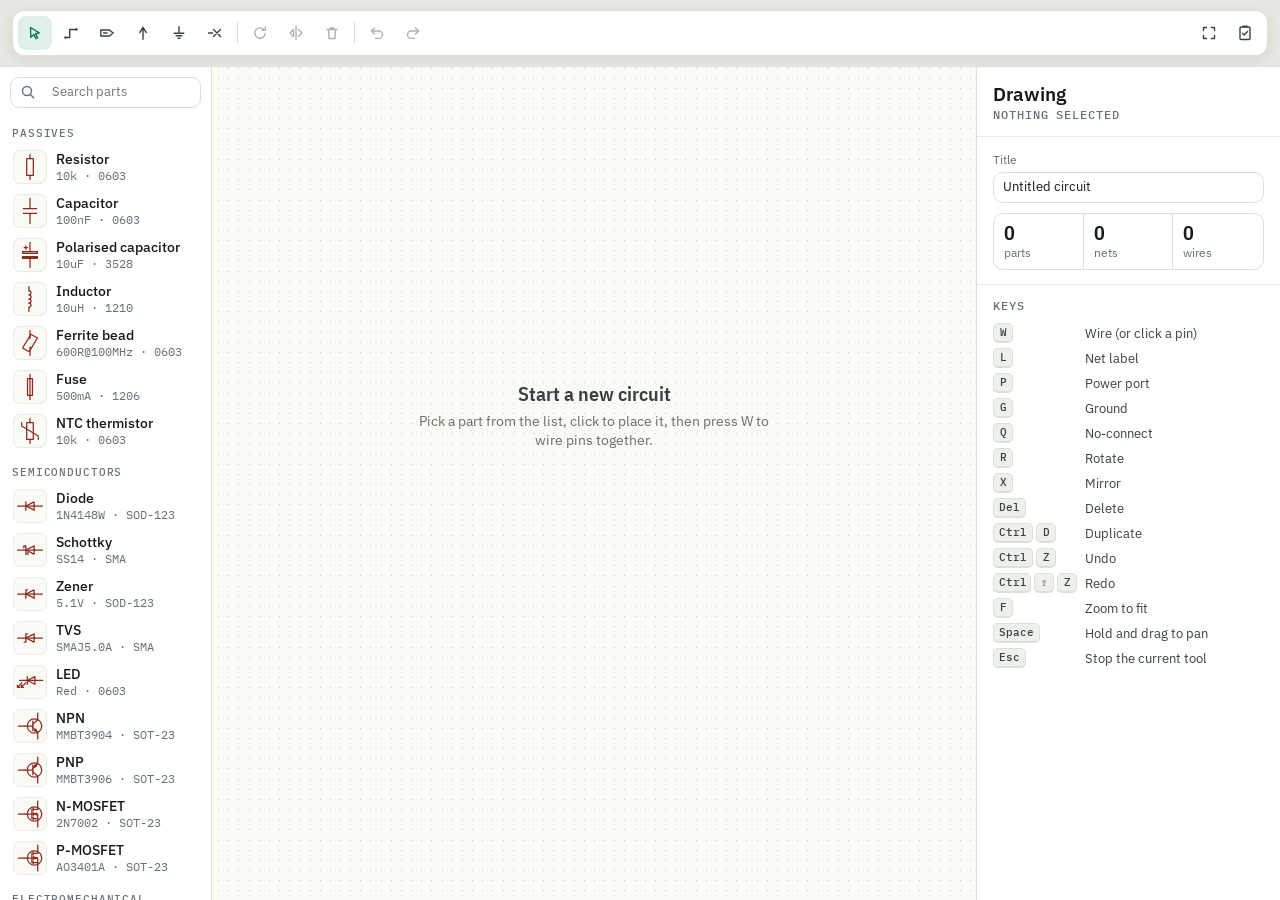
<file: app/test-editor.html>
<!doctype html>
<html lang="en">
<meta charset="utf-8">
<meta name="viewport" content="width=device-width, initial-scale=1, viewport-fit=cover">
<title>Schematic editor · KiLive</title>
<link rel="preconnect" href="https://fonts.googleapis.com">
<link rel="preconnect" href="https://fonts.gstatic.com" crossorigin>
<link rel="stylesheet" href="https://fonts.googleapis.com/css2?family=IBM+Plex+Mono:wght@400;500;600&family=IBM+Plex+Sans+Condensed:wght@500;600&family=IBM+Plex+Sans:wght@400;500;600&display=swap">
<link rel="stylesheet" href="js/scheditor.css">
<script>if (/[?&]dark\b/.test(location.search)) document.documentElement.dataset.theme = 'dark'; else if (/[?&]light\b/.test(location.search)) document.documentElement.dataset.theme = 'light';</script>
<style>
/* copied from index.html: design tokens and the control classes the editor reuses */
:root {
  --bg: #f3f4f0; --panel: #ffffff; --panel-2: #eef0eb; --ink: #15191b; --ink-2: #394044; --muted: #667075; --line: #dcdfda; --line-2: #e8ebe6;
  --accent: #0e7656; --accent-ink: #ffffff; --accent-soft: #e0f0e8; --probe: #e3a900; --probe-soft: #fff3c7;
  --pass: #1b834b; --warn: #a8640f; --fail: #bf3727; --info: #3462ad;
  --pass-soft: #e2f2e8; --warn-soft: #fbefd9; --fail-soft: #fbe5e1; --info-soft: #e5ecf8;
  --stage-a: #dfe3ea; --stage-b: #9aa3b3; --pcb-bg: #0b1014; --pcb-board: #111a20;
  --sch-bg: #e6e8e2; --sch-paper: #fbfaf5; --sch-frame: #8a3a2a; --sch-wire: #13804a; --sch-bus: #2350b8; --sch-body: #8a2a20; --sch-fill: #fff4d4;
  --sch-pin: #8a2a20; --sch-pinname: #146a6a; --sch-ref: #146a6a; --sch-text: #222222; --sch-note: #2350b8; --sch-sheet: #7a2a8c; --sch-sheet-fill: #faf3fb; --sch-nc: #2350b8; --sch-label: #1b1b1b;
  --font-sans: "IBM Plex Sans", system-ui, -apple-system, "Segoe UI", Roboto, sans-serif;
  --font-mono: "IBM Plex Mono", ui-monospace, "SFMono-Regular", Menlo, Consolas, monospace;
  --font-cond: "IBM Plex Sans Condensed", "Arial Narrow", "Helvetica Neue", sans-serif;
  --shadow: 0 1px 2px rgba(20, 25, 22, .06), 0 6px 18px rgba(20, 25, 22, .06);
  --radius: 12px;
}
@media (prefers-color-scheme: dark) {
  :root:not([data-theme="light"]) {
    --bg: #0e1113; --panel: #15191c; --panel-2: #1c2125; --ink: #e5eae6; --ink-2: #c2cac5; --muted: #8d9892; --line: #273034; --line-2: #1f262a;
    --accent: #45c79b; --accent-ink: #04130d; --accent-soft: #123126; --probe: #f2c233; --probe-soft: #3a300f;
    --pass: #53c784; --warn: #e3a44b; --fail: #f07462; --info: #79a2eb;
    --pass-soft: #12301f; --warn-soft: #36270f; --fail-soft: #3a1914; --info-soft: #172640;
    --stage-a: #3b4352; --stage-b: #1b2029; --pcb-bg: #080b0e; --pcb-board: #0f171d;
    --sch-bg: #0e1215; --sch-paper: #171b1f; --sch-frame: #b8705f; --sch-wire: #4fc184; --sch-bus: #6d95f0; --sch-body: #e08a74; --sch-fill: #2a2618;
    --sch-pin: #e08a74; --sch-pinname: #6fc6c0; --sch-ref: #6fc6c0; --sch-text: #d6dbd7; --sch-note: #7ea2f0; --sch-sheet: #c68ad6; --sch-sheet-fill: #1f1824; --sch-nc: #7ea2f0; --sch-label: #e6ebe7;
    --shadow: 0 1px 2px rgba(0, 0, 0, .3), 0 8px 24px rgba(0, 0, 0, .25);
    color-scheme: dark;
  }
}
:root[data-theme="dark"] {
  --bg: #0e1113; --panel: #15191c; --panel-2: #1c2125; --ink: #e5eae6; --ink-2: #c2cac5; --muted: #8d9892; --line: #273034; --line-2: #1f262a;
  --accent: #45c79b; --accent-ink: #04130d; --accent-soft: #123126; --probe: #f2c233; --probe-soft: #3a300f;
  --pass: #53c784; --warn: #e3a44b; --fail: #f07462; --info: #79a2eb;
  --pass-soft: #12301f; --warn-soft: #36270f; --fail-soft: #3a1914; --info-soft: #172640;
  --stage-a: #3b4352; --stage-b: #1b2029; --pcb-bg: #080b0e; --pcb-board: #0f171d;
  --sch-bg: #0e1215; --sch-paper: #171b1f; --sch-frame: #b8705f; --sch-wire: #4fc184; --sch-bus: #6d95f0; --sch-body: #e08a74; --sch-fill: #2a2618;
  --sch-pin: #e08a74; --sch-pinname: #6fc6c0; --sch-ref: #6fc6c0; --sch-text: #d6dbd7; --sch-note: #7ea2f0; --sch-sheet: #c68ad6; --sch-sheet-fill: #1f1824; --sch-nc: #7ea2f0; --sch-label: #e6ebe7;
  --shadow: 0 1px 2px rgba(0, 0, 0, .3), 0 8px 24px rgba(0, 0, 0, .25);
  color-scheme: dark;
}
* { box-sizing: border-box; }
html, body { background: var(--bg); color: var(--ink); }
body { font: 400 14px/1.5 var(--font-sans); -webkit-font-smoothing: antialiased; }
button { font: inherit; color: inherit; }
:focus-visible { outline: 2px solid var(--accent); outline-offset: 2px; border-radius: 6px; }
.num { font-variant-numeric: tabular-nums; }
.mono { font-family: var(--font-mono); }
.muted { color: var(--muted); }
.small { font-size: 12.5px; }
.eyebrow { font: 500 11.5px/1.2 var(--font-mono); letter-spacing: .08em; text-transform: uppercase; color: var(--muted); }
.ico { display: inline-flex; flex: none; line-height: 0; }
.ico.tiny svg { width: 12px; height: 12px; }
.grow { flex: 1; }
.btn { display: inline-flex; align-items: center; gap: 7px; height: 38px; padding: 0 14px; border: 1px solid var(--line); border-radius: 10px; background: var(--panel); color: var(--ink); font-weight: 500; cursor: pointer; white-space: nowrap; transition: background .15s, border-color .15s; }
.btn:hover { background: var(--panel-2); }
.btn.primary { background: var(--ink); color: var(--bg); border-color: var(--ink); }
.btn.primary:hover { opacity: .9; }
.btn.ghost { background: transparent; }
.btn.tiny { height: 28px; padding: 0 10px; font-size: 12.5px; border-radius: 8px; gap: 5px; }
.btn.icon-only { width: 38px; padding: 0; justify-content: center; }
.btn .count { padding-left: 8px; margin-left: 2px; border-left: 1px solid var(--line); color: var(--ink-2); }
.btn.starred .star-ico { color: var(--probe); }
.btn:disabled { opacity: .5; cursor: default; }
.icon-btn { display: inline-grid; place-items: center; width: 34px; height: 34px; border: 0; border-radius: 8px; background: transparent; color: var(--ink-2); cursor: pointer; }
.icon-btn:hover { background: var(--panel-2); color: var(--ink); }
.icon-btn.small { width: 26px; height: 26px; }
.input { width: 100%; border: 1px solid var(--line); border-radius: 10px; background: var(--panel); color: var(--ink); font: inherit; padding: 8px 11px; }
.input:focus { outline: 2px solid color-mix(in srgb, var(--accent) 45%, transparent); border-color: var(--accent); }
.input.small { padding: 5px 9px; font-size: 13px; }
textarea.input { resize: vertical; line-height: 1.45; }
.seg { display: inline-flex; padding: 3px; gap: 2px; background: var(--panel-2); border: 1px solid var(--line); border-radius: 11px; }
.seg button { border: 0; background: transparent; padding: 6px 13px; border-radius: 8px; cursor: pointer; color: var(--muted); font-weight: 500; display: inline-flex; gap: 6px; align-items: center; }
.seg button.active { background: var(--panel); color: var(--ink); box-shadow: 0 1px 2px rgba(0,0,0,.08), 0 0 0 1px var(--line); }
.seg.small button { padding: 4px 10px; font-size: 12.5px; }
.pill { display: inline-flex; align-items: center; gap: 6px; padding: 2px 9px 2px 8px; border-radius: 999px; font: 500 12px/18px var(--font-mono); white-space: nowrap; }
.pill .dot { width: 7px; height: 7px; border-radius: 50%; background: currentColor; }
.pill.pass { background: var(--pass-soft); color: var(--pass); }
.pill.warn { background: var(--warn-soft); color: var(--warn); }
.pill.fail { background: var(--fail-soft); color: var(--fail); }
.pill.info { background: var(--info-soft); color: var(--info); }
.tag { display: inline-block; padding: 0 7px; border-radius: 6px; font: 500 11.5px/19px var(--font-mono); background: var(--panel-2); color: var(--ink-2); border: 1px solid var(--line); vertical-align: middle; }
.tag.pwr { background: var(--warn-soft); color: var(--warn); border-color: transparent; }
.tag.muted { color: var(--muted); }
.menu-pop { position: fixed; z-index: 100; min-width: 220px; max-width: min(420px, calc(100vw - 16px)); max-height: 70vh; overflow: auto; padding: 6px; background: var(--panel); border: 1px solid var(--line); border-radius: 12px; box-shadow: 0 12px 36px rgba(0,0,0,.18); }
.menu-pop.wide { min-width: 300px; }
.menu-item { display: flex; align-items: center; gap: 9px; width: 100%; padding: 8px 10px; border: 0; border-radius: 8px; background: transparent; color: var(--ink); text-align: left; cursor: pointer; text-decoration: none !important; }
.menu-item:hover, .menu-item:focus-visible { background: var(--panel-2); outline: none; }
.menu-item.active { background: var(--accent-soft); color: var(--accent); }
.mi-label { flex: 1; min-width: 0; overflow: hidden; text-overflow: ellipsis; white-space: nowrap; }
.mi-hint { font: 12px var(--font-mono); color: var(--muted); white-space: nowrap; }
.menu-head { padding: 8px 10px 4px; font: 500 11px var(--font-mono); letter-spacing: .08em; text-transform: uppercase; color: var(--muted); }
.menu-sep { height: 1px; margin: 5px 4px; background: var(--line); }
.menu-checks { display: grid; padding: 2px 4px 6px; }
.menu-check { display: flex; gap: 10px; align-items: center; padding: 6px 8px; border-radius: 8px; cursor: pointer; }
.menu-check:hover { background: var(--panel-2); }
.menu-check input { accent-color: var(--accent); width: 15px; height: 15px; }
#toasts { position: fixed; z-index: 200; left: 50%; bottom: calc(20px + env(safe-area-inset-bottom, 0px)); transform: translateX(-50%); display: grid; gap: 8px; }
.toast { padding: 10px 16px; border-radius: 10px; background: var(--ink); color: var(--bg); font-weight: 500; box-shadow: var(--shadow); transition: opacity .4s, transform .4s; max-width: min(520px, calc(100vw - 32px)); }
.toast.warn { background: var(--warn); color: #fff; }
.toast.out { opacity: 0; transform: translateY(8px); }
.tab-badge { min-width: 18px; height: 18px; padding: 0 5px; border-radius: 9px; font: 600 11px/18px var(--font-mono); text-align: center; }
.tab-badge.fail { background: var(--fail); color: #fff; }
.tab-badge.warn { background: var(--warn-soft); color: var(--warn); }
.viewer-tip { position: absolute; z-index: 6; pointer-events: none; padding: 7px 10px; border-radius: 9px; background: rgba(14, 18, 22, .92); color: #eef2ef; font-size: 12.5px; line-height: 1.35; max-width: 260px; box-shadow: 0 6px 18px rgba(0,0,0,.25); }
.viewer-tip b { font-family: var(--font-mono); font-weight: 600; color: #ffd84d; }
.viewer-tip span { color: #b9c3be; }
.seg.overlay { background: color-mix(in srgb, var(--panel) 80%, transparent); backdrop-filter: blur(6px); }
.toolbar { display: flex; align-items: center; gap: 2px; padding: 5px; border: 1px solid var(--line); border-radius: 12px; background: var(--panel); box-shadow: 0 4px 16px rgba(0,0,0,.08); }
.tb { display: inline-flex; align-items: center; gap: 7px; height: 34px; padding: 0 12px; border: 0; border-radius: 8px; background: transparent; color: var(--ink-2); cursor: pointer; font-weight: 500; white-space: nowrap; }
.tb:hover { background: var(--panel-2); color: var(--ink); }
.tb.on { background: var(--accent-soft); color: var(--accent); }
.tb-sep { width: 1px; height: 22px; background: var(--line); margin: 0 3px; }
.probe-chip { display: inline-flex; align-items: center; padding: 0 5px; border-radius: 6px; font: 500 12px/20px var(--font-mono); border: 1px solid transparent; cursor: pointer; vertical-align: baseline; }
.probe-chip.ref { background: var(--info-soft); color: var(--info); }
.probe-chip.net { background: var(--probe-soft); color: color-mix(in srgb, var(--probe) 62%, var(--ink)); }
.probe-chip:hover { border-color: currentColor; }
.probe-chip.static { cursor: default; }
.tags { display: flex; flex-wrap: wrap; gap: 8px; margin: 12px 0; }
.tag-chip { padding: 5px 12px; border: 1px solid var(--line); border-radius: 999px; color: var(--ink-2); font-size: 13px; background: var(--panel); text-decoration: none !important; }
.tag-chip:hover { border-color: var(--accent); color: var(--accent); }
.err { color: var(--fail); font-size: 13px; }
/* test page */
html, body { margin: 0; height: 100%; overflow: hidden; }
#host { width: 100vw; height: 100vh; height: 100dvh; }
</style>
<div id="host"></div>
<script src="js/util.js"></script>
<script src="js/ds2k-engine.js"></script>
<script src="js/scheditor.js"></script>
<script>
  const params = new URLSearchParams(location.search);
  window.changes = [];
  window.ed = new Noeti.SchEditor(document.getElementById('host'), {
    title: 'Untitled circuit',
    readOnly: params.has('ro'),
    onChange: doc => { window.changes.push(doc); window.lastDoc = doc; },
  });
  if (params.has('example')) ed.setDoc(Noeti.SchEditor.fromCircuit(DS2K_EXAMPLE));
</script>
</html>
</file>
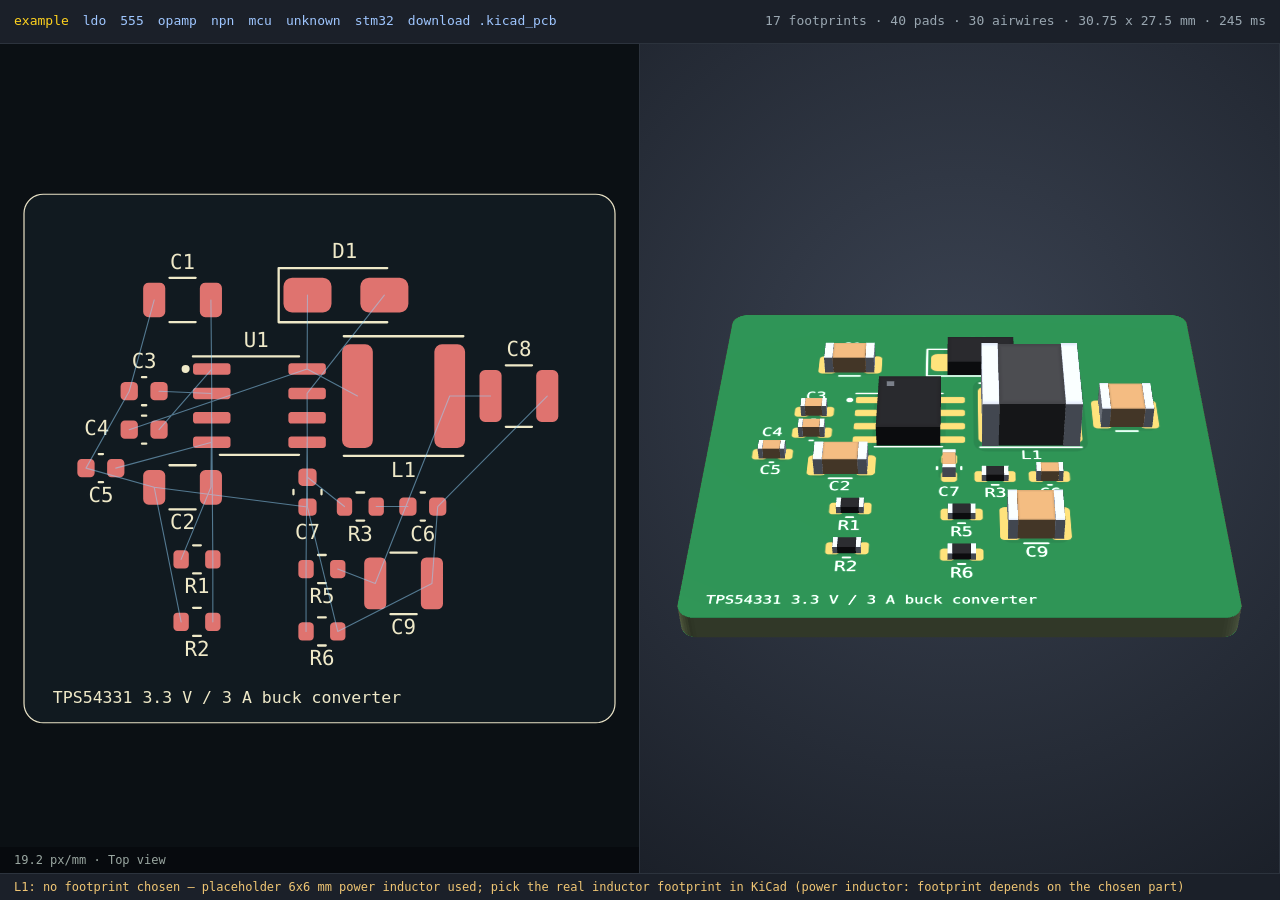
<file: app/test-layout.html>
<!doctype html>
<html lang="en">
<head>
<meta charset="utf-8">
<meta name="viewport" content="width=device-width, initial-scale=1">
<title>Layout generator test</title>
<style>
:root { --pcb-bg: #0b1014; --pcb-board: #111a20; --font-mono: ui-monospace, "SFMono-Regular", Menlo, Consolas, monospace; }
* { box-sizing: border-box; }
html, body { margin: 0; height: 100%; background: #1b2029; color: #dfe5ea; font: 13px/1.4 system-ui, sans-serif; }
header { display: flex; flex-wrap: wrap; gap: 6px 14px; align-items: center; padding: 8px 14px; height: 44px; border-bottom: 1px solid #2c333d; overflow: hidden; }
header a { color: #9fc6ff; text-decoration: none; font-family: var(--font-mono); }
header a.on { color: #ffd21f; }
header .meta { margin-left: auto; color: #9aa7b1; font-family: var(--font-mono); }
.grid { display: grid; grid-template-columns: 1fr 1fr; height: calc(100vh - 44px - var(--warn-h, 0px)); }
.grid.one { grid-template-columns: 1fr; }
.pane { position: relative; overflow: hidden; border-right: 1px solid #2c333d; }
.pane.v3d { background: radial-gradient(circle at 50% 40%, #3b4352, #1b2029); }
#warn { margin: 0; padding: 6px 14px; font: 12px var(--font-mono); color: #f0c674; white-space: pre-wrap; max-height: 90px; overflow: auto; border-top: 1px solid #2c333d; }
/* copied from index.html */
.viewer-tip { position: absolute; z-index: 6; pointer-events: none; padding: 7px 10px; border-radius: 9px; background: rgba(14, 18, 22, .92); color: #eef2ef; font-size: 12.5px; line-height: 1.35; max-width: 260px; }
.viewer-tip b { font-family: var(--font-mono); font-weight: 600; color: #ffd84d; }
.viewer-tip span { color: #b9c3be; }
.gl-host { position: absolute; inset: 0; }
.gl-canvas { display: block; touch-action: none; cursor: grab; }
.pcb-view { position: absolute; inset: 0; background: var(--pcb-bg); }
.pcb-canvas { display: block; touch-action: none; cursor: crosshair; outline: none; }
.pcb-status { position: absolute; left: 0; right: 0; bottom: 0; padding: 6px 14px; font: 12px var(--font-mono); color: #9aa7a1; background: rgba(6, 9, 12, .72); pointer-events: none; white-space: nowrap; overflow: hidden; text-overflow: ellipsis; }
</style>
</head>
<body>
<header id="nav"></header>
<div class="grid" id="grid"><div class="pane" id="p2d"></div><div class="pane v3d" id="p3d"></div></div>
<pre id="warn"></pre>

<!-- test circuits in the Debug AI circuit format; tools/layoutgen/test.js reads this block too -->
<script id="circuits" type="application/json">
{
"ldo": {"part":{"mpn":"AMS1117-3.3","manufacturer":"Advanced Monolithic Systems","package":"SOT-223"},"design":{"title":"AMS1117 3.3 V LDO board"},"components":[{"ref":"U1","type":"ic","value":"AMS1117-3.3","mpn":"AMS1117-3.3","package":"SOT-223","description":"1A low dropout regulator, 3.3V","pins":[{"number":"1","name":"GND","etype":"power_in"},{"number":"2","name":"VOUT","etype":"power_out"},{"number":"3","name":"VIN","etype":"power_in"}]},{"ref":"C1","type":"capacitor","value":"10uF","package":"0805","rating":"16V X5R"},{"ref":"C2","type":"capacitor","value":"22uF","package":"1206","rating":"10V X5R"},{"ref":"R1","type":"resistor","value":"1k","package":"0603"},{"ref":"D1","type":"led","value":"green","package":"0603"},{"ref":"J1","type":"connector","value":"PWR_IN","pins":[{"number":"1","name":"VIN"},{"number":"2","name":"GND"}]},{"ref":"J2","type":"connector","value":"OUT","pins":[{"number":"1","name":"3V3"},{"number":"2","name":"GND"},{"number":"3","name":"VIN"}]}],"nets":[{"name":"VIN","kind":"power","port":"input","nodes":[{"ref":"U1","pin":"3"},{"ref":"C1","pin":"1"},{"ref":"J1","pin":"1"},{"ref":"J2","pin":"3"}]},{"name":"+3V3","kind":"power","port":"output","nodes":[{"ref":"U1","pin":"2"},{"ref":"C2","pin":"1"},{"ref":"R1","pin":"1"},{"ref":"J2","pin":"1"}]},{"name":"GND","kind":"ground","nodes":[{"ref":"U1","pin":"1"},{"ref":"C1","pin":"2"},{"ref":"C2","pin":"2"},{"ref":"D1","pin":"K"},{"ref":"J1","pin":"2"},{"ref":"J2","pin":"2"}]},{"name":"LED_A","nodes":[{"ref":"R1","pin":"2"},{"ref":"D1","pin":"A"}]}]},
"555": {"part":{"mpn":"NE555P","manufacturer":"Texas Instruments","package":"PDIP-8"},"design":{"title":"NE555 LED blinker"},"components":[{"ref":"U1","type":"ic","value":"NE555P","mpn":"NE555P","package":"DIP-8","description":"Precision timer","pins":[{"number":"1","name":"GND","etype":"power_in"},{"number":"2","name":"TRIG","etype":"input"},{"number":"3","name":"OUT","etype":"output"},{"number":"4","name":"RESET","etype":"input"},{"number":"5","name":"CV","etype":"input"},{"number":"6","name":"THR","etype":"input"},{"number":"7","name":"DIS","etype":"open_collector"},{"number":"8","name":"VCC","etype":"power_in"}]},{"ref":"R1","type":"resistor","value":"1k","package":"0805"},{"ref":"R2","type":"resistor","value":"68k","package":"0805"},{"ref":"R3","type":"resistor","value":"470","package":"0805"},{"ref":"C1","type":"capacitor","value":"10uF","package":"0805"},{"ref":"C2","type":"capacitor","value":"10nF","package":"0805"},{"ref":"C3","type":"capacitor","value":"100nF","package":"0805"},{"ref":"D1","type":"led","value":"red","package":"0805"},{"ref":"J1","type":"connector","value":"5-15V","pins":[{"number":"1","name":"VCC"},{"number":"2","name":"GND"}]}],"nets":[{"name":"VCC","kind":"power","port":"input","nodes":[{"ref":"U1","pin":"8"},{"ref":"U1","pin":"4"},{"ref":"R1","pin":"1"},{"ref":"C3","pin":"1"},{"ref":"J1","pin":"1"}]},{"name":"GND","kind":"ground","nodes":[{"ref":"U1","pin":"1"},{"ref":"C1","pin":"2"},{"ref":"C2","pin":"2"},{"ref":"C3","pin":"2"},{"ref":"D1","pin":"K"},{"ref":"J1","pin":"2"}]},{"name":"DIS","nodes":[{"ref":"U1","pin":"7"},{"ref":"R1","pin":"2"},{"ref":"R2","pin":"1"}]},{"name":"THR","nodes":[{"ref":"U1","pin":"6"},{"ref":"U1","pin":"2"},{"ref":"R2","pin":"2"},{"ref":"C1","pin":"1"}]},{"name":"CV","nodes":[{"ref":"U1","pin":"5"},{"ref":"C2","pin":"1"}]},{"name":"OUT","nodes":[{"ref":"U1","pin":"3"},{"ref":"R3","pin":"1"}]},{"name":"LED_A","nodes":[{"ref":"R3","pin":"2"},{"ref":"D1","pin":"A"}]}]},
"opamp": {"part":{"mpn":"TL071","manufacturer":"Texas Instruments","package":"SOIC-8"},"design":{"title":"TL071 non-inverting amplifier, gain 11"},"components":[{"ref":"U1","type":"ic","value":"TL071","mpn":"TL071CDR","package":"SOIC-8","description":"Low-noise JFET-input op amp","pins":[{"number":"1","name":"OFFSET_N1","etype":"input"},{"number":"2","name":"IN-","etype":"input"},{"number":"3","name":"IN+","etype":"input"},{"number":"4","name":"V-","etype":"power_in"},{"number":"5","name":"OFFSET_N2","etype":"input"},{"number":"6","name":"OUT","etype":"output"},{"number":"7","name":"V+","etype":"power_in"},{"number":"8","name":"NC","etype":"no_connect"}]},{"ref":"R1","type":"resistor","value":"100k","package":"0603"},{"ref":"R2","type":"resistor","value":"10k","package":"0603"},{"ref":"R3","type":"resistor","value":"1k","package":"0603"},{"ref":"C1","type":"capacitor","value":"100nF","package":"0603"},{"ref":"C2","type":"capacitor","value":"100nF","package":"0603"},{"ref":"C3","type":"capacitor","value":"10uF","package":"0805"},{"ref":"C4","type":"capacitor","value":"10uF","package":"0805"},{"ref":"J1","type":"connector","value":"IN","pins":[{"number":"1","name":"IN"},{"number":"2","name":"GND"}]},{"ref":"J2","type":"connector","value":"+-12V","pins":[{"number":"1","name":"+12V"},{"number":"2","name":"GND"},{"number":"3","name":"-12V"}]},{"ref":"J3","type":"connector","value":"OUT","pins":[{"number":"1","name":"OUT"},{"number":"2","name":"GND"}]}],"nets":[{"name":"+12V","kind":"power","port":"input","nodes":[{"ref":"U1","pin":"7"},{"ref":"C1","pin":"1"},{"ref":"C3","pin":"1"},{"ref":"J2","pin":"1"}]},{"name":"-12V","kind":"power","port":"input","nodes":[{"ref":"U1","pin":"4"},{"ref":"C2","pin":"2"},{"ref":"C4","pin":"2"},{"ref":"J2","pin":"3"}]},{"name":"GND","kind":"ground","nodes":[{"ref":"C1","pin":"2"},{"ref":"C2","pin":"1"},{"ref":"C3","pin":"2"},{"ref":"C4","pin":"1"},{"ref":"R2","pin":"2"},{"ref":"J1","pin":"2"},{"ref":"J2","pin":"2"},{"ref":"J3","pin":"2"}]},{"name":"IN","port":"input","nodes":[{"ref":"J1","pin":"1"},{"ref":"R3","pin":"1"}]},{"name":"IN_P","nodes":[{"ref":"R3","pin":"2"},{"ref":"U1","pin":"3"}]},{"name":"FB","nodes":[{"ref":"U1","pin":"2"},{"ref":"R1","pin":"1"},{"ref":"R2","pin":"1"}]},{"name":"OUT","port":"output","nodes":[{"ref":"U1","pin":"6"},{"ref":"R1","pin":"2"},{"ref":"J3","pin":"1"}]}],"no_connects":[{"ref":"U1","pin":"1"},{"ref":"U1","pin":"5"},{"ref":"U1","pin":"8"}]},
"npn": {"part":{"mpn":"2N3904","manufacturer":"onsemi","package":"TO-92"},"design":{"title":"2N3904 LED driver"},"components":[{"ref":"Q1","type":"bjt_npn","value":"2N3904","mpn":"2N3904BU","package":"TO-92"},{"ref":"R1","type":"resistor","value":"4.7k","package":"0603"},{"ref":"R2","type":"resistor","value":"100k","package":"0603"},{"ref":"R3","type":"resistor","value":"150","package":"0805"},{"ref":"D1","type":"led","value":"white","package":"1206"},{"ref":"J1","type":"connector","value":"CTRL","pins":[{"number":"1","name":"+5V"},{"number":"2","name":"IN"},{"number":"3","name":"GND"}]}],"nets":[{"name":"+5V","kind":"power","port":"input","nodes":[{"ref":"R3","pin":"1"},{"ref":"J1","pin":"1"}]},{"name":"IN","port":"input","nodes":[{"ref":"J1","pin":"2"},{"ref":"R1","pin":"1"}]},{"name":"BASE","nodes":[{"ref":"R1","pin":"2"},{"ref":"R2","pin":"1"},{"ref":"Q1","pin":"B"}]},{"name":"LED_A","nodes":[{"ref":"R3","pin":"2"},{"ref":"D1","pin":"A"}]},{"name":"LED_K","nodes":[{"ref":"D1","pin":"K"},{"ref":"Q1","pin":"C"}]},{"name":"GND","kind":"ground","nodes":[{"ref":"Q1","pin":"E"},{"ref":"R2","pin":"2"},{"ref":"J1","pin":"3"}]}]},
"mcu": {"part":{"mpn":"STM32F030F4P6","manufacturer":"STMicroelectronics","package":"TSSOP-20"},"design":{"title":"STM32F030 minimal board"},"components":[{"ref":"U1","type":"ic","value":"STM32F030F4P6","mpn":"STM32F030F4P6","package":"TSSOP-20","description":"ARM Cortex-M0 MCU, 16KB flash","pins":[{"number":"1","name":"BOOT0","etype":"input"},{"number":"2","name":"PF0-OSC_IN","etype":"bidirectional"},{"number":"3","name":"PF1-OSC_OUT","etype":"bidirectional"},{"number":"4","name":"NRST","etype":"input"},{"number":"5","name":"VDDA","etype":"power_in"},{"number":"6","name":"PA0","etype":"bidirectional"},{"number":"7","name":"PA1","etype":"bidirectional"},{"number":"8","name":"PA2","etype":"bidirectional"},{"number":"9","name":"PA3","etype":"bidirectional"},{"number":"10","name":"PA4","etype":"bidirectional"},{"number":"11","name":"PA5","etype":"bidirectional"},{"number":"12","name":"PA6","etype":"bidirectional"},{"number":"13","name":"PA7","etype":"bidirectional"},{"number":"14","name":"PB1","etype":"bidirectional"},{"number":"15","name":"VSS","etype":"power_in"},{"number":"16","name":"VDD","etype":"power_in"},{"number":"17","name":"PA9","etype":"bidirectional"},{"number":"18","name":"PA10","etype":"bidirectional"},{"number":"19","name":"PA13","etype":"bidirectional"},{"number":"20","name":"PA14","etype":"bidirectional"}]},{"ref":"C1","type":"capacitor","value":"100nF","package":"0402"},{"ref":"C2","type":"capacitor","value":"4.7uF","package":"0603"},{"ref":"C3","type":"capacitor","value":"100nF","package":"0402"},{"ref":"C4","type":"capacitor","value":"1uF","package":"0402"},{"ref":"C5","type":"capacitor","value":"100nF","package":"0402"},{"ref":"C6","type":"capacitor","value":"10uF","package":"0805"},{"ref":"FB1","type":"ferrite_bead","value":"600R@100MHz","package":"0603"},{"ref":"R1","type":"resistor","value":"10k","package":"0402"},{"ref":"J1","type":"connector","value":"SWD+UART","pins":[{"number":"1","name":"3V3"},{"number":"2","name":"SWDIO"},{"number":"3","name":"SWCLK"},{"number":"4","name":"NRST"},{"number":"5","name":"GND"},{"number":"6","name":"TX"}]}],"nets":[{"name":"+3V3","kind":"power","port":"input","nodes":[{"ref":"U1","pin":"16"},{"ref":"C1","pin":"1"},{"ref":"C2","pin":"1"},{"ref":"C6","pin":"1"},{"ref":"FB1","pin":"1"},{"ref":"J1","pin":"1"}]},{"name":"+3V3A","kind":"power","nodes":[{"ref":"U1","pin":"5"},{"ref":"C3","pin":"1"},{"ref":"C4","pin":"1"},{"ref":"FB1","pin":"2"}]},{"name":"GND","kind":"ground","nodes":[{"ref":"U1","pin":"15"},{"ref":"C1","pin":"2"},{"ref":"C2","pin":"2"},{"ref":"C3","pin":"2"},{"ref":"C4","pin":"2"},{"ref":"C5","pin":"2"},{"ref":"C6","pin":"2"},{"ref":"R1","pin":"2"},{"ref":"J1","pin":"5"}]},{"name":"NRST","nodes":[{"ref":"U1","pin":"4"},{"ref":"C5","pin":"1"},{"ref":"J1","pin":"4"}]},{"name":"BOOT0","nodes":[{"ref":"U1","pin":"1"},{"ref":"R1","pin":"1"}]},{"name":"SWDIO","port":"bidirectional","nodes":[{"ref":"U1","pin":"19"},{"ref":"J1","pin":"2"}]},{"name":"SWCLK","port":"bidirectional","nodes":[{"ref":"U1","pin":"20"},{"ref":"J1","pin":"3"}]},{"name":"TX","port":"output","nodes":[{"ref":"U1","pin":"17"},{"ref":"J1","pin":"6"}]}]},
"unknown": {"part":{"mpn":"ATtiny1616-MNR","manufacturer":"Microchip","package":"VQFN-20"},"design":{"title":"ATtiny1616 RTC node with buck"},"components":[{"ref":"U1","type":"ic","value":"ATtiny1616","mpn":"ATtiny1616-MNR","package":"VQFN-20","description":"AVR MCU, 16KB flash","pins":[{"number":"1","name":"PA4","etype":"bidirectional"},{"number":"2","name":"PA5","etype":"bidirectional"},{"number":"3","name":"PA6","etype":"bidirectional"},{"number":"4","name":"PA7","etype":"bidirectional"},{"number":"5","name":"PB5","etype":"bidirectional"},{"number":"6","name":"PB4","etype":"bidirectional"},{"number":"7","name":"PB3/TOSC1","etype":"bidirectional"},{"number":"8","name":"PB2/TOSC2","etype":"bidirectional"},{"number":"9","name":"PB1","etype":"bidirectional"},{"number":"10","name":"PB0","etype":"bidirectional"},{"number":"11","name":"PC0","etype":"bidirectional"},{"number":"12","name":"PC1","etype":"bidirectional"},{"number":"13","name":"PC2","etype":"bidirectional"},{"number":"14","name":"PC3","etype":"bidirectional"},{"number":"15","name":"VDD","etype":"power_in"},{"number":"16","name":"GND","etype":"power_in"},{"number":"17","name":"PA0/UPDI","etype":"bidirectional"},{"number":"18","name":"PA1","etype":"bidirectional"},{"number":"19","name":"PA2","etype":"bidirectional"},{"number":"20","name":"PA3","etype":"bidirectional"},{"number":"21","name":"EP","etype":"power_in"}]},{"ref":"U2","type":"ic","value":"TLV62569","mpn":"TLV62569DBVR","package":"SOT-23-5","description":"2A synchronous buck converter","pins":[{"number":"1","name":"EN","etype":"input"},{"number":"2","name":"GND","etype":"power_in"},{"number":"3","name":"SW","etype":"output"},{"number":"4","name":"VIN","etype":"power_in"},{"number":"5","name":"FB","etype":"input"}]},{"ref":"Y1","type":"crystal","value":"32.768kHz"},{"ref":"L1","type":"inductor","value":"2.2uH","rating":"2A"},{"ref":"C1","type":"capacitor","value":"12pF","package":"0402"},{"ref":"C2","type":"capacitor","value":"12pF","package":"0402"},{"ref":"C3","type":"capacitor","value":"10uF","package":"0805"},{"ref":"C4","type":"capacitor","value":"22uF","package":"0805"},{"ref":"C5","type":"capacitor","value":"100nF","package":"0402"},{"ref":"R1","type":"resistor","value":"453k","package":"0402"},{"ref":"R2","type":"resistor","value":"100k","package":"0402"},{"ref":"J1","type":"connector","value":"VIN","pins":[{"number":"1","name":"VIN"},{"number":"2","name":"GND"}]},{"ref":"J2","type":"connector","value":"UPDI","pins":[{"number":"1","name":"UPDI"},{"number":"2","name":"3V3"},{"number":"3","name":"GND"}]},{"ref":"TP1","type":"test_point","value":"3V3"},{"ref":"TP2","type":"test_point","value":"GND"}],"nets":[{"name":"VIN","kind":"power","port":"input","nodes":[{"ref":"U2","pin":"4"},{"ref":"U2","pin":"1"},{"ref":"C3","pin":"1"},{"ref":"J1","pin":"1"}]},{"name":"SW","nodes":[{"ref":"U2","pin":"3"},{"ref":"L1","pin":"1"}]},{"name":"+3V3","kind":"power","nodes":[{"ref":"L1","pin":"2"},{"ref":"C4","pin":"1"},{"ref":"R1","pin":"1"},{"ref":"U1","pin":"15"},{"ref":"C5","pin":"1"},{"ref":"J2","pin":"2"},{"ref":"TP1","pin":"1"}]},{"name":"FB","nodes":[{"ref":"U2","pin":"5"},{"ref":"R1","pin":"2"},{"ref":"R2","pin":"1"}]},{"name":"GND","kind":"ground","nodes":[{"ref":"U2","pin":"2"},{"ref":"U1","pin":"16"},{"ref":"U1","pin":"21"},{"ref":"C1","pin":"2"},{"ref":"C2","pin":"2"},{"ref":"C3","pin":"2"},{"ref":"C4","pin":"2"},{"ref":"C5","pin":"2"},{"ref":"R2","pin":"2"},{"ref":"J1","pin":"2"},{"ref":"J2","pin":"3"},{"ref":"TP2","pin":"1"}]},{"name":"XT1","nodes":[{"ref":"U1","pin":"7"},{"ref":"Y1","pin":"1"},{"ref":"C1","pin":"1"}]},{"name":"XT2","nodes":[{"ref":"U1","pin":"8"},{"ref":"Y1","pin":"2"},{"ref":"C2","pin":"1"}]},{"name":"UPDI","port":"bidirectional","nodes":[{"ref":"U1","pin":"17"},{"ref":"J2","pin":"1"}]}]},
"stm32": {"part":{"mpn":"STM32F103C8T6","manufacturer":"STMicroelectronics","package":"LQFP-48"},"design":{"title":"STM32F103 USB dev board"},"components":[{"ref":"U1","type":"ic","value":"STM32F103C8T6","mpn":"STM32F103C8T6","manufacturer":"STMicroelectronics","package":"LQFP-48","description":"ARM Cortex-M3 MCU, 64KB flash","pins":[{"number":"1","name":"VBAT","etype":"power_in"},{"number":"2","name":"PC13","etype":"bidirectional"},{"number":"3","name":"PC14","etype":"bidirectional"},{"number":"4","name":"PC15","etype":"bidirectional"},{"number":"5","name":"OSC_IN","etype":"input"},{"number":"6","name":"OSC_OUT","etype":"output"},{"number":"7","name":"NRST","etype":"input"},{"number":"8","name":"VSSA","etype":"power_in"},{"number":"9","name":"VDDA","etype":"power_in"},{"number":"10","name":"PA0","etype":"bidirectional"},{"number":"11","name":"PA1","etype":"bidirectional"},{"number":"12","name":"PA2","etype":"bidirectional"},{"number":"13","name":"PA3","etype":"bidirectional"},{"number":"14","name":"PA4","etype":"bidirectional"},{"number":"15","name":"PA5","etype":"bidirectional"},{"number":"16","name":"PA6","etype":"bidirectional"},{"number":"17","name":"PA7","etype":"bidirectional"},{"number":"18","name":"PB0","etype":"bidirectional"},{"number":"19","name":"PB1","etype":"bidirectional"},{"number":"20","name":"PB2","etype":"bidirectional"},{"number":"21","name":"PB10","etype":"bidirectional"},{"number":"22","name":"PB11","etype":"bidirectional"},{"number":"23","name":"VSS_1","etype":"power_in"},{"number":"24","name":"VDD_1","etype":"power_in"},{"number":"25","name":"PB12","etype":"bidirectional"},{"number":"26","name":"PB13","etype":"bidirectional"},{"number":"27","name":"PB14","etype":"bidirectional"},{"number":"28","name":"PB15","etype":"bidirectional"},{"number":"29","name":"PA8","etype":"bidirectional"},{"number":"30","name":"PA9","etype":"bidirectional"},{"number":"31","name":"PA10","etype":"bidirectional"},{"number":"32","name":"PA11","etype":"bidirectional"},{"number":"33","name":"PA12","etype":"bidirectional"},{"number":"34","name":"PA13","etype":"bidirectional"},{"number":"35","name":"VSS_2","etype":"power_in"},{"number":"36","name":"VDD_2","etype":"power_in"},{"number":"37","name":"PA14","etype":"bidirectional"},{"number":"38","name":"PA15","etype":"bidirectional"},{"number":"39","name":"PB3","etype":"bidirectional"},{"number":"40","name":"PB4","etype":"bidirectional"},{"number":"41","name":"PB5","etype":"bidirectional"},{"number":"42","name":"PB6","etype":"bidirectional"},{"number":"43","name":"PB7","etype":"bidirectional"},{"number":"44","name":"BOOT0","etype":"input"},{"number":"45","name":"PB8","etype":"bidirectional"},{"number":"46","name":"PB9","etype":"bidirectional"},{"number":"47","name":"VSS_3","etype":"power_in"},{"number":"48","name":"VDD_3","etype":"power_in"}]},{"ref":"U2","type":"ic","value":"AMS1117-3.3","mpn":"AMS1117-3.3","package":"SOT-223","pins":[{"number":"1","name":"GND","etype":"power_in"},{"number":"2","name":"VOUT","etype":"power_out"},{"number":"3","name":"VIN","etype":"power_in"}]},{"ref":"Y1","type":"crystal","value":"8MHz"},{"ref":"C1","type":"capacitor","value":"100nF","package":"0402"},{"ref":"C2","type":"capacitor","value":"100nF","package":"0402"},{"ref":"C3","type":"capacitor","value":"100nF","package":"0402"},{"ref":"C4","type":"capacitor","value":"100nF","package":"0402"},{"ref":"C5","type":"capacitor","value":"4.7uF","package":"0603"},{"ref":"C6","type":"capacitor","value":"1uF","package":"0402"},{"ref":"C7","type":"capacitor","value":"10nF","package":"0402"},{"ref":"C8","type":"capacitor","value":"20pF","package":"0402"},{"ref":"C9","type":"capacitor","value":"20pF","package":"0402"},{"ref":"C10","type":"capacitor","value":"100nF","package":"0402"},{"ref":"C11","type":"capacitor","value":"10uF","package":"0805"},{"ref":"C12","type":"capacitor","value":"22uF","package":"1206"},{"ref":"R1","type":"resistor","value":"10k","package":"0603"},{"ref":"R2","type":"resistor","value":"1.5k","package":"0603"},{"ref":"R3","type":"resistor","value":"22","package":"0603"},{"ref":"R4","type":"resistor","value":"22","package":"0603"},{"ref":"R5","type":"resistor","value":"1k","package":"0603"},{"ref":"D1","type":"led","value":"blue","package":"0603"},{"ref":"SW1","type":"switch","value":"RESET"},{"ref":"J1","type":"connector","value":"USB","pins":[{"number":"1","name":"VBUS"},{"number":"2","name":"D-"},{"number":"3","name":"D+"},{"number":"4","name":"GND"}]},{"ref":"J2","type":"connector","value":"SWD","pins":[{"number":"1","name":"3V3"},{"number":"2","name":"SWDIO"},{"number":"3","name":"SWCLK"},{"number":"4","name":"GND"}]},{"ref":"J3","type":"connector","value":"GPIO","pins":[{"number":"1","name":"P1"},{"number":"2","name":"P2"},{"number":"3","name":"P3"},{"number":"4","name":"P4"},{"number":"5","name":"P5"},{"number":"6","name":"P6"},{"number":"7","name":"P7"},{"number":"8","name":"P8"},{"number":"9","name":"P9"},{"number":"10","name":"P10"}]},{"ref":"J4","type":"connector","value":"GPIO","pins":[{"number":"1","name":"Q1"},{"number":"2","name":"Q2"},{"number":"3","name":"Q3"},{"number":"4","name":"Q4"},{"number":"5","name":"Q5"},{"number":"6","name":"Q6"},{"number":"7","name":"Q7"},{"number":"8","name":"Q8"},{"number":"9","name":"Q9"},{"number":"10","name":"Q10"}]}],"nets":[{"name":"VBUS","kind":"power","port":"input","nodes":[{"ref":"J1","pin":"1"},{"ref":"U2","pin":"3"},{"ref":"C11","pin":"1"}]},{"name":"+3V3","kind":"power","port":"none","nodes":[{"ref":"U2","pin":"2"},{"ref":"C12","pin":"1"},{"ref":"U1","pin":"1"},{"ref":"U1","pin":"24"},{"ref":"U1","pin":"36"},{"ref":"U1","pin":"48"},{"ref":"C1","pin":"1"},{"ref":"C2","pin":"1"},{"ref":"C3","pin":"1"},{"ref":"C4","pin":"1"},{"ref":"C5","pin":"1"},{"ref":"R2","pin":"1"},{"ref":"R5","pin":"1"},{"ref":"J2","pin":"1"}]},{"name":"VDDA","kind":"power","port":"none","nodes":[{"ref":"U1","pin":"9"},{"ref":"C6","pin":"1"},{"ref":"C7","pin":"1"}]},{"name":"GND","kind":"ground","port":"none","nodes":[{"ref":"U2","pin":"1"},{"ref":"C11","pin":"2"},{"ref":"C12","pin":"2"},{"ref":"U1","pin":"8"},{"ref":"U1","pin":"23"},{"ref":"U1","pin":"35"},{"ref":"U1","pin":"47"},{"ref":"C1","pin":"2"},{"ref":"C2","pin":"2"},{"ref":"C3","pin":"2"},{"ref":"C4","pin":"2"},{"ref":"C5","pin":"2"},{"ref":"C6","pin":"2"},{"ref":"C7","pin":"2"},{"ref":"C8","pin":"2"},{"ref":"C9","pin":"2"},{"ref":"C10","pin":"2"},{"ref":"R1","pin":"2"},{"ref":"SW1","pin":"2"},{"ref":"J1","pin":"4"},{"ref":"J2","pin":"4"},{"ref":"J3","pin":"10"},{"ref":"J4","pin":"10"}]},{"name":"OSC_IN","kind":"signal","port":"none","nodes":[{"ref":"U1","pin":"5"},{"ref":"Y1","pin":"1"},{"ref":"C8","pin":"1"}]},{"name":"OSC_OUT","kind":"signal","port":"none","nodes":[{"ref":"U1","pin":"6"},{"ref":"Y1","pin":"2"},{"ref":"C9","pin":"1"}]},{"name":"NRST","kind":"signal","port":"none","nodes":[{"ref":"U1","pin":"7"},{"ref":"C10","pin":"1"},{"ref":"SW1","pin":"1"}]},{"name":"BOOT0","kind":"signal","port":"none","nodes":[{"ref":"U1","pin":"44"},{"ref":"R1","pin":"1"}]},{"name":"USB_DM","kind":"signal","port":"none","nodes":[{"ref":"U1","pin":"32"},{"ref":"R3","pin":"1"}]},{"name":"USB_DP","kind":"signal","port":"none","nodes":[{"ref":"U1","pin":"33"},{"ref":"R4","pin":"1"},{"ref":"R2","pin":"2"}]},{"name":"D-","kind":"signal","port":"bidirectional","nodes":[{"ref":"R3","pin":"2"},{"ref":"J1","pin":"2"}]},{"name":"D+","kind":"signal","port":"bidirectional","nodes":[{"ref":"R4","pin":"2"},{"ref":"J1","pin":"3"}]},{"name":"SWDIO","kind":"signal","port":"bidirectional","nodes":[{"ref":"U1","pin":"34"},{"ref":"J2","pin":"2"}]},{"name":"SWCLK","kind":"signal","port":"bidirectional","nodes":[{"ref":"U1","pin":"37"},{"ref":"J2","pin":"3"}]},{"name":"LED_K","kind":"signal","port":"none","nodes":[{"ref":"D1","pin":"K"},{"ref":"U1","pin":"2"}]},{"name":"LED_A","kind":"signal","port":"none","nodes":[{"ref":"D1","pin":"A"},{"ref":"R5","pin":"2"}]},{"name":"PA0","kind":"signal","port":"output","nodes":[{"ref":"U1","pin":"10"},{"ref":"J3","pin":"1"}]},{"name":"PA1","kind":"signal","port":"output","nodes":[{"ref":"U1","pin":"11"},{"ref":"J3","pin":"2"}]},{"name":"PA2","kind":"signal","port":"output","nodes":[{"ref":"U1","pin":"12"},{"ref":"J3","pin":"3"}]},{"name":"PA3","kind":"signal","port":"output","nodes":[{"ref":"U1","pin":"13"},{"ref":"J3","pin":"4"}]},{"name":"PA4","kind":"signal","port":"output","nodes":[{"ref":"U1","pin":"14"},{"ref":"J3","pin":"5"}]},{"name":"PA5","kind":"signal","port":"output","nodes":[{"ref":"U1","pin":"15"},{"ref":"J3","pin":"6"}]},{"name":"PA6","kind":"signal","port":"output","nodes":[{"ref":"U1","pin":"16"},{"ref":"J3","pin":"7"}]},{"name":"PA7","kind":"signal","port":"output","nodes":[{"ref":"U1","pin":"17"},{"ref":"J3","pin":"8"}]},{"name":"PB0","kind":"signal","port":"output","nodes":[{"ref":"U1","pin":"18"},{"ref":"J3","pin":"9"}]},{"name":"PB10","kind":"signal","port":"output","nodes":[{"ref":"U1","pin":"21"},{"ref":"J4","pin":"1"}]},{"name":"PB11","kind":"signal","port":"output","nodes":[{"ref":"U1","pin":"22"},{"ref":"J4","pin":"2"}]},{"name":"PB12","kind":"signal","port":"output","nodes":[{"ref":"U1","pin":"25"},{"ref":"J4","pin":"3"}]},{"name":"PB13","kind":"signal","port":"output","nodes":[{"ref":"U1","pin":"26"},{"ref":"J4","pin":"4"}]},{"name":"PB14","kind":"signal","port":"output","nodes":[{"ref":"U1","pin":"27"},{"ref":"J4","pin":"5"}]},{"name":"PB15","kind":"signal","port":"output","nodes":[{"ref":"U1","pin":"28"},{"ref":"J4","pin":"6"}]},{"name":"PA8","kind":"signal","port":"output","nodes":[{"ref":"U1","pin":"29"},{"ref":"J4","pin":"7"}]},{"name":"PA9","kind":"signal","port":"output","nodes":[{"ref":"U1","pin":"30"},{"ref":"J4","pin":"8"}]},{"name":"PA10","kind":"signal","port":"output","nodes":[{"ref":"U1","pin":"31"},{"ref":"J4","pin":"9"}]}]}
}
</script>

<script src="js/util.js"></script>
<script src="js/board.js"></script>
<script src="js/pcbview.js"></script>
<script src="js/gl3d.js"></script>
<script src="js/ds2k-engine.js"></script>
<script src="js/layout-gen.js"></script>
<script>
(function () {
  'use strict';
  const N = window.Noeti;
  const params = new URLSearchParams(location.search);
  const CIRCUITS = JSON.parse(document.getElementById('circuits').textContent);
  CIRCUITS.example = window.DS2K_EXAMPLE;
  const order = ['example', 'ldo', '555', 'opamp', 'npn', 'mcu', 'unknown', 'stm32'];
  const key = CIRCUITS[params.get('c')] ? params.get('c') : 'example';
  const view = params.get('view') || 'both';

  const r = DS2K.build(CIRCUITS[key], key, {});
  const t0 = performance.now();
  const out = N.layoutgen.generate(r.circuit, r.symbols, { title: r.circuit.design.title || key, schematic: r.files[r.name + '.kicad_sch'], name: r.name });
  const ms = performance.now() - t0;
  const B = new N.Board({ pcb: out.pcb, sch: null, bom: [], checks: [], power: out.power, stats: {} });
  window.__out = out;

  const nav = document.getElementById('nav');
  for (const k of order) {
    const a = document.createElement('a');
    a.href = '?c=' + k + (view !== 'both' ? '&view=' + view : '');
    a.textContent = k; if (k === key) a.className = 'on';
    nav.append(a);
  }
  const dl = document.createElement('a');
  dl.textContent = 'download .kicad_pcb';
  dl.href = URL.createObjectURL(new Blob([out.kicadPcb], { type: 'text/plain' }));
  dl.download = r.name + '.kicad_pcb';
  nav.append(dl);
  const meta = document.createElement('span');
  meta.className = 'meta';
  meta.textContent = out.pcb.fps.length + ' footprints · ' + out.pcb.pads.length + ' pads · ' + out.pcb.air.length / 5 + ' airwires · ' + out.pcb.meta.w + ' x ' + out.pcb.meta.h + ' mm · ' + ms.toFixed(0) + ' ms';
  nav.append(meta);
  const warn = document.getElementById('warn');
  warn.textContent = out.warnings.length ? out.warnings.join('\n') : 'no warnings';

  const grid = document.getElementById('grid');
  const p2d = document.getElementById('p2d'), p3d = document.getElementById('p3d');
  if (view === '2d') { p3d.remove(); grid.classList.add('one'); }
  if (view === '3d') { p2d.remove(); grid.classList.add('one'); }
  document.documentElement.style.setProperty('--warn-h', warn.offsetHeight + 'px');

  if (view !== '3d') {
    const v = new N.PCBView(p2d);
    if (params.get('fab')) v.vis.fab = true;
    if (params.get('crtyd')) v.vis.crtyd = true;
    v.setBoard(B);
    requestAnimationFrame(() => { v.fit(); });
    v.on('select', (s) => v.setSelection(s.refs, s.nets));
    if (params.get('net')) { const ni = B.findNet(params.get('net')); if (ni > 0) v.setSelection([], [ni]); }
    window.__pcbview = v;
  }
  if (view !== '2d') {
    const host = document.createElement('div');
    host.className = 'gl-host';
    host.dataset.snapshot = '1';
    p3d.append(host);
    try {
      const v3 = new N.Viewer3D(host);
      requestAnimationFrame(() => { v3.setBoard(B); if (params.get('cam') === 'top') v3.view('top'); });
      window.__v3 = v3;
    } catch (e) { p3d.textContent = String(e); }
  }
  setTimeout(() => { window.__ready = true; }, 300);
})();
</script>
</body>
</html>
</file>
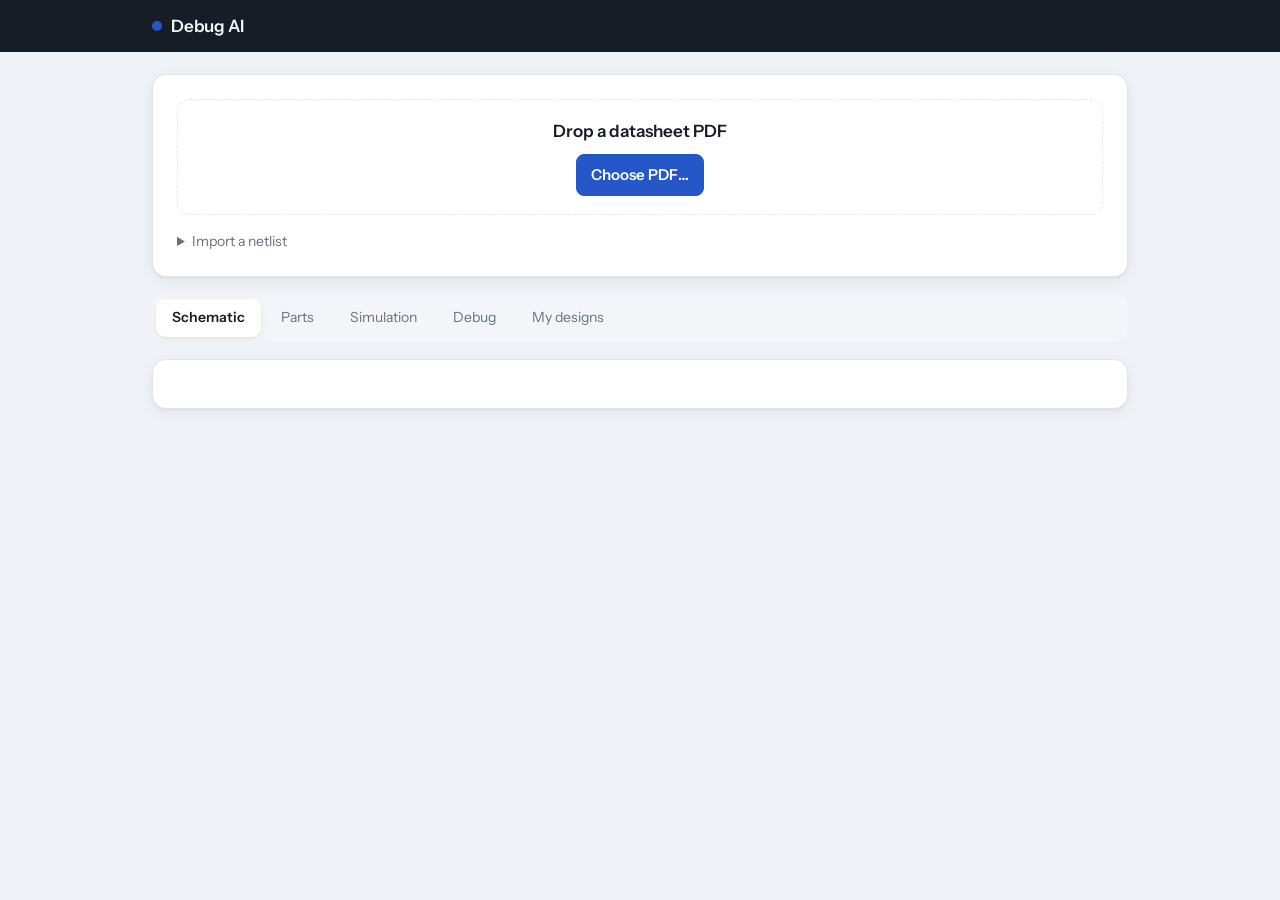
<file: datasheet/shell.html>
<!doctype html><html><head><meta charset=utf8><meta name=viewport content="width=device-width,initial-scale=1,viewport-fit=cover"><style>:root{color-scheme:light;box-sizing:border-box;padding-top:env(safe-area-inset-top,0px);padding-bottom:env(safe-area-inset-bottom,0px)}html{scroll-padding-top:env(safe-area-inset-top,0px)}body{margin:0;padding:0;font:14px -apple-system,BlinkMacSystemFont,sans-serif;background:#faf9f5;color:#141413}img{max-width:100%}[hidden]:not([hidden=until-found i]){display:none!important}</style></head><body>
<title>Debug AI</title>
<link rel="stylesheet" href="https://fonts.googleapis.com/css2?family=Instrument+Sans:wght@400;500;600&family=JetBrains+Mono:wght@400;500&display=swap">
<style>
:root{--s1:#2a78d6;--s2:#eb6834;--s3:#1baf7a;--s4:#eda100;--chart:#ffffff;--ground:#EEF1F5;--surface:#FFFFFF;--ink:#171D26;--muted:#66717F;--line:#E1E6EC;--accent:#2557C9;--accent-ink:#FFFFFF;--copper:#2557C9;--soft:#F3F5F8;--ok:#1F7A4D;--warn:#9A5B00;--bad:#C0322B;--sel:rgba(37,87,201,.12);--link:#2557C9;--bar:#171D26;--bar-ink:#F4F6F9;--shadow:0 1px 2px rgba(23,29,38,.06),0 4px 14px rgba(23,29,38,.05)}
@media (prefers-color-scheme:dark){:root:not([data-theme="light"]){--s1:#3987e5;--s2:#d95926;--s3:#199e70;--s4:#c98500;--chart:#171B22;--ground:#0F1216;--surface:#171B22;--ink:#E7EAEF;--muted:#8F99A8;--line:#272D37;--accent:#6D95F0;--accent-ink:#0F1216;--copper:#6D95F0;--soft:#1D222B;--ok:#5CC58F;--warn:#E8B15C;--bad:#FF8A80;--sel:rgba(109,149,240,.18);--link:#6D95F0;--bar:#0B0E12;--bar-ink:#E7EAEF;--shadow:0 1px 2px rgba(0,0,0,.4),0 4px 14px rgba(0,0,0,.3)}}
:root[data-theme="dark"]{--s1:#3987e5;--s2:#d95926;--s3:#199e70;--s4:#c98500;--chart:#171B22;--ground:#0F1216;--surface:#171B22;--ink:#E7EAEF;--muted:#8F99A8;--line:#272D37;--accent:#6D95F0;--accent-ink:#0F1216;--copper:#6D95F0;--soft:#1D222B;--ok:#5CC58F;--warn:#E8B15C;--bad:#FF8A80;--sel:rgba(109,149,240,.18);--link:#6D95F0;--bar:#0B0E12;--bar-ink:#E7EAEF;--shadow:0 1px 2px rgba(0,0,0,.4),0 4px 14px rgba(0,0,0,.3)}
*{box-sizing:border-box}
body{margin:0;background:var(--ground);color:var(--ink);font:15px/1.55 "Instrument Sans",-apple-system,"Segoe UI",Roboto,sans-serif}
.wrap{max-width:1040px;margin:0 auto;padding-inline:clamp(16px,4vw,32px);padding-block:22px 72px;display:flex;flex-direction:column;gap:18px}
.mono,code{font-family:"JetBrains Mono",ui-monospace,Menlo,monospace;font-size:.88em}
.bar{position:sticky;top:env(safe-area-inset-top,0px);z-index:5;background:var(--bar);color:var(--bar-ink)}.bar>div{max-width:1040px;margin:0 auto;padding-inline:clamp(16px,4vw,32px);display:flex;align-items:center;gap:16px;min-height:52px}
.brand{font-weight:600;font-size:17px;letter-spacing:-.01em;display:flex;align-items:center;gap:9px}.brand i{width:10px;height:10px;border-radius:50%;background:var(--link);display:inline-block}
#diag{margin-left:auto}#diag .tag{color:#FFB4AE;border-color:#FFB4AE}
.panel{background:var(--surface);border:1px solid var(--line);border-radius:14px;box-shadow:var(--shadow);padding:clamp(16px,2.6vw,24px);display:flex;flex-direction:column;gap:16px}
.panel>h2{margin:0;font-size:16px;font-weight:600}.stack{display:flex;flex-direction:column;gap:14px}
.tabs.nav{display:flex;gap:4px;border-bottom:0;margin:0;padding:4px;background:var(--soft);border-radius:12px;overflow-x:auto}.tabs.nav .tab{border-radius:9px;padding:8px 16px;white-space:nowrap;box-shadow:none}.tabs.nav .tab.on{background:var(--surface);color:var(--ink);box-shadow:var(--shadow)}
#keyui{border-top:0;padding-top:0}#keyui>summary{font-size:14px;color:var(--muted)}#keyui[open]>summary{margin-bottom:8px}
h3{font-size:16px;font-weight:600;margin:0}
p{margin:0}.lede{color:var(--muted)}.muted{color:var(--muted)}.small,small{font-size:13px;color:var(--muted)}
#drop{border:1.5px dashed var(--line);border-radius:12px;padding:18px;flex-direction:row;justify-content:center;display:flex;flex-direction:column;align-items:center;gap:10px;text-align:center;background:var(--surface);transition:border-color .15s,background .15s}
#drop.over{border-color:var(--link);background:var(--sel)}#drop b{font-size:17px;font-weight:600}
button{font:inherit;color:var(--ink);background:var(--surface);border:1px solid var(--line);border-radius:8px;padding:8px 14px;cursor:pointer}
button:hover{border-color:var(--muted)}button:focus-visible,input:focus-visible,textarea:focus-visible,a:focus-visible,.preview:focus-visible{outline:2px solid var(--link);outline-offset:2px}
button.primary{background:var(--accent);border-color:var(--accent);color:var(--accent-ink);font-weight:600}button.primary:hover{filter:brightness(1.08)}button.quiet{border-color:transparent;background:transparent;color:var(--muted);padding-inline:8px}
button:disabled{opacity:.5;cursor:not-allowed}button.big{font-size:16px;padding:11px 20px}
input[type=password]{font:inherit;color:var(--ink);background:var(--ground);border:1px solid var(--line);border-radius:4px;padding:7px 9px;width:100%}
.keyrow{align-items:flex-end}.field.grow{flex:1 1 260px}#diag:empty{display:none}[hidden]{display:none!important}
input[type=text],input[type=number],textarea{font:inherit;color:var(--ink);background:var(--ground);border:1px solid var(--line);border-radius:4px;padding:7px 9px;width:100%}
input[type=number]{width:84px}textarea{min-height:120px;resize:vertical;font-family:"JetBrains Mono",monospace;font-size:12.5px;line-height:1.45}
label{font-size:13px;color:var(--muted)}.field{display:flex;flex-direction:column;gap:5px}
.row{display:flex;flex-wrap:wrap;align-items:center;gap:10px 12px}.row.head{gap:8px 12px}
.strip{display:flex;gap:10px;overflow-x:auto;padding-bottom:6px}
.thumb{position:relative;flex:0 0 auto;width:112px;padding:0;border:2px solid var(--line);border-radius:4px;overflow:hidden;background:#fff;line-height:0}
.thumb.on{border-color:var(--link)}.thumbc{width:100%;height:auto;display:block;aspect-ratio:.77;object-fit:cover}
.thumb .pno{position:absolute;left:4px;top:4px;background:rgba(15,20,17,.78);color:#fff;font:500 11px/1.5 "JetBrains Mono",monospace;padding:0 5px;border-radius:2px}
.thumb .kind{position:absolute;right:4px;bottom:4px;background:#2F62D8;color:#fff;font:500 11px/1.5 "JetBrains Mono",monospace;padding:0 5px;border-radius:2px}.thumb .kind.pins{background:#6A7486;color:#fff}
#cropwrap{position:relative;border:1px solid var(--line);border-radius:4px;overflow:hidden;background:#fff;touch-action:none;cursor:crosshair;line-height:0;max-width:100%}
#bigpage{width:100%;height:auto;display:block}#cropsel{position:absolute;border:2px solid var(--link);background:var(--sel);pointer-events:none}
.status{display:flex;align-items:center;gap:10px;min-height:0;color:var(--muted);font-size:14px}.status:empty{display:none}
.spin{width:16px;height:16px;border:2px solid var(--line);border-top-color:var(--link);border-radius:50%;animation:sp 1s linear infinite;flex:0 0 auto}@keyframes sp{to{transform:rotate(360deg)}}
@media (prefers-reduced-motion:reduce){.spin{animation-duration:4s}}
.tag{font:500 12.5px/1.6 "JetBrains Mono",monospace;border:1px solid var(--line);border-radius:3px;padding:1px 8px;color:var(--muted);white-space:nowrap}
.tag.ok{color:var(--ok);border-color:currentColor}.tag.warn{color:var(--warn);border-color:currentColor}.tag.bad{color:var(--bad);border-color:currentColor}.tag.ex{color:var(--copper);border-color:currentColor}
.split{display:grid;grid-template-columns:minmax(0,5fr) minmax(0,7fr);gap:20px}@media (max-width:860px){.split{grid-template-columns:minmax(0,1fr)}}
.figcol{display:flex;flex-direction:column;gap:6px}.figwrap{border:1px solid var(--line);border-radius:4px;overflow:auto;max-height:560px;background:#fff;line-height:0}.figure{width:100%;height:auto;display:block}
.tabs{display:flex;flex-wrap:wrap;gap:2px;border-bottom:1px solid var(--line);margin-bottom:10px}
.tab{border:0;border-radius:0;background:transparent;color:var(--muted);padding:7px 12px;font-size:14px}.tab.on{color:var(--ink);font-weight:600;box-shadow:inset 0 -2px 0 var(--ink)}
.scroll{overflow:auto;max-height:520px}.scroll.wide{max-height:none}
table{border-collapse:collapse;width:100%;font-size:13.5px;font-variant-numeric:tabular-nums}
th,td{text-align:left;padding:5px 8px 5px 0;border-bottom:1px solid var(--line);vertical-align:middle}th{font-weight:500;color:var(--muted);font-size:12.5px;white-space:nowrap;position:sticky;top:0;background:var(--surface)}
td input[type=text]{padding:4px 6px;font-size:13px;min-width:78px}td.netname{width:150px}td.num{text-align:right;padding-right:16px}
.note{background:var(--soft);border-radius:4px;padding:10px 12px;font-size:14px}.note ul{margin:4px 0 0;padding-left:18px}.note.ok{color:var(--ok)}.note.warn{color:var(--warn)}.note.bad{color:var(--bad)}
.preview{background:#fff;border:1px solid var(--line);border-radius:12px;overflow:auto;max-height:72vh}.preview svg{display:block;width:100%;height:auto;min-width:720px}
details{border-top:1px solid var(--line);padding-top:12px}summary{cursor:pointer;color:var(--muted);font-size:14px}details>div{display:flex;flex-direction:column;gap:10px;margin-top:10px}
ol.how{margin:0;padding-left:20px;color:var(--muted);font-size:14px}
a{color:var(--link)}
.opts{display:grid;grid-template-columns:repeat(auto-fit,minmax(210px,1fr));gap:14px 22px;background:var(--soft);border-radius:12px;padding:16px 18px}
.opt{display:flex;flex-direction:column;gap:6px;min-width:0}.opt label{color:var(--ink);font-size:14px;font-weight:500}.opt small{line-height:1.4}
.numwrap{display:flex;align-items:center;gap:8px}.numwrap input{width:110px;font-size:16px;background:var(--surface)}.unit{color:var(--muted)}
.seg{display:inline-flex;flex-wrap:wrap;border:1px solid var(--line);border-radius:6px;overflow:hidden;background:var(--surface);align-self:flex-start}
.seg button{border:0;border-radius:0;background:transparent;padding:7px 13px;font-size:14px}.seg button+button{border-left:1px solid var(--line)}.seg button.on{background:var(--accent);color:var(--accent-ink);font-weight:600}
select{font:inherit;color:var(--ink);background:var(--surface);border:1px solid var(--line);border-radius:4px;padding:7px 9px;max-width:100%}
.changes{font-family:"JetBrains Mono",ui-monospace,Menlo,monospace;font-size:13px;color:var(--copper);white-space:pre-wrap}
.wishrow{flex-wrap:nowrap}.wishrow button{white-space:nowrap}.wishrow input{flex:1 1 auto;min-width:0}
details.more,details.checks,#adv{border-top:0;padding-top:0}details.checks summary{color:var(--warn)}details.checks ul,ul.plain{margin:0;padding-left:18px;font-size:14px;color:var(--muted)}
input:disabled{opacity:.75;border-style:dashed;cursor:not-allowed}#circuitui td{vertical-align:top}#circuitui td.mono{padding-top:11px}td small{display:block;margin-top:2px}td.buy a{margin-right:8px}tr.dnp{opacity:.55}
#drop small{max-width:46ch}
.blocks .opt input{background:var(--surface);padding:5px 8px;font-size:13px}.blocks input.joined{border-color:var(--link);color:var(--link)}
table.lib td{padding:6px 10px 6px 0}table.lib td.pick{width:28px}table.lib input[type=checkbox]{width:17px;height:17px}table.lib tr.cur input[type=text]{border-color:var(--link)}.nowrap{white-space:nowrap}.nowrap button{margin-right:4px}.saved{color:var(--ok)}
.simrows{display:flex;flex-direction:column;gap:8px;background:var(--soft);border-radius:8px;padding:12px 14px}.simrow{display:flex;flex-wrap:wrap;align-items:center;gap:6px 8px;font-size:14px}.simrow .what{min-width:150px;color:var(--ink)}.simrow input,.simrow select{background:var(--surface);padding:4px 7px;font-size:13px}.simrow small{flex-basis:100%;margin-left:158px}
.chips{display:flex;flex-wrap:wrap;gap:6px}.chip{padding:3px 10px;border-radius:999px;font:500 12.5px/1.6 "JetBrains Mono",monospace}.chip.on{background:var(--accent);border-color:var(--accent);color:var(--accent-ink)}
.simwrap{position:relative;background:var(--chart);border:1px solid var(--line);border-radius:8px;padding:6px}.simchart{display:block;width:100%;height:auto;touch-action:none}.simchart .grid{stroke:var(--line);stroke-width:1}.simchart .grid.zero{stroke:var(--muted)}.simchart .axis{fill:var(--muted);font:11px "JetBrains Mono",monospace}.simchart .trace{fill:none;stroke-width:2;stroke-linejoin:round}.simchart .cursor{stroke:var(--muted);stroke-width:1;stroke-dasharray:3 3}
.trace.s1{stroke:var(--s1)}.trace.s2{stroke:var(--s2)}.trace.s3{stroke:var(--s3)}.trace.s4{stroke:var(--s4)}.key{display:inline-block;width:12px;height:3px;border-radius:2px;margin-right:6px;vertical-align:middle}.key.s1{background:var(--s1)}.key.s2{background:var(--s2)}.key.s3{background:var(--s3)}.key.s4{background:var(--s4)}
.legend{display:flex;flex-wrap:wrap;gap:4px 18px;font-size:13.5px}.simtip{position:absolute;top:10px;background:var(--surface);border:1px solid var(--line);border-radius:6px;padding:6px 9px;font:12.5px/1.5 "JetBrains Mono",monospace;display:flex;flex-direction:column;pointer-events:none;min-width:130px}.endv{display:flex;flex-wrap:wrap;gap:4px 16px;font-size:12.5px;color:var(--muted)}
.figinner{position:relative;line-height:0}.mark{position:absolute;transform:translate(-50%,-50%);background:#2F62D8;color:#fff;font:600 11px/1.5 "JetBrains Mono",monospace;padding:0 5px;border-radius:3px;opacity:.9;white-space:nowrap;line-height:1.5}
label.check{display:flex;align-items:center;gap:8px;color:var(--ink);font-size:14px}label.check input{width:17px;height:17px}.lowstock{color:var(--warn)}td.buy small{margin:0 0 2px}
.dbg{display:grid;grid-template-columns:minmax(0,1fr) 190px auto;gap:10px;align-items:end}@media (max-width:700px){.dbg{grid-template-columns:minmax(0,1fr)}}
.cause{display:grid;grid-template-columns:52px minmax(0,1fr);gap:4px 14px;padding:12px 0;border-top:1px solid var(--line)}.cause:first-child{border-top:0}.cause .pct{font:600 15px/1.3 "JetBrains Mono",monospace;color:var(--ink)}.cause b{font-weight:600}.cause small{display:block;color:var(--muted);margin-top:2px}.cause .src{font-size:12px;color:var(--link);margin-top:2px}
.bar-progress{height:6px;background:var(--soft);border-radius:3px;overflow:hidden}.bar-progress i{display:block;height:100%;background:var(--accent);transition:width .2s}
.meas{display:flex;flex-wrap:wrap;gap:8px}.meas label{display:flex;align-items:center;gap:6px;font-size:13px}.meas input{width:80px;padding:4px 7px;font-size:13px}
a.btn{display:inline-block;font:inherit;color:var(--ink);background:var(--surface);border:1px solid var(--line);border-radius:8px;padding:8px 14px;text-decoration:none}a.btn:hover{border-color:var(--muted)}
.toast{position:fixed;left:50%;bottom:calc(18px + env(safe-area-inset-bottom,0px));transform:translateX(-50%);background:var(--ink);color:var(--ground);padding:10px 16px;border-radius:4px;max-width:min(92vw,560px);z-index:10;font-size:14px}
</style>
<header class="bar"><div><span class="brand"><i></i>Debug AI</span><div id="diag" class="row"></div></div></header>
<div class="wrap">
  <p id="errbox" class="note bad" role="alert" hidden></p>
  <details id="keyui" hidden>
    <summary>API key</summary>
    <div>
      <p class="small">Anthropic API key. It stays in this browser.</p>
      <div class="row keyrow">
        <div class="field grow"><label for="apikey">API key</label><input type="password" id="apikey" autocomplete="off" spellcheck="false" placeholder="sk-ant-…"></div>
        <div class="field"><label for="model">Model</label><input type="text" id="model" spellcheck="false" style="width:190px"></div>
        <button type="button" class="primary" id="savekey">Save</button>
      </div>
    </div>
  </details>

  <section class="panel" id="step1" aria-label="Datasheet">
    <div id="drop">
      <b>Drop a datasheet PDF</b>
      <button type="button" class="primary" id="pick">Choose PDF…</button>
      <input type="file" id="file" accept="application/pdf" hidden>
    </div>
    <div id="s1status" class="status" role="status" aria-live="polite"></div>
    <div id="pdfui" class="stack" hidden></div>
    <details class="more">
      <summary>Import a netlist</summary>
      <div>
        <ol class="how"><li>Paste a netlist as JSON, or copy the extraction prompt to produce one elsewhere.</li></ol>
        <div class="row"><button type="button" id="copyprompt">Copy prompt</button></div>
        <textarea id="manualjson" spellcheck="false" aria-label="Netlist JSON" placeholder='{"part": {…}, "components": […], "nets": […]}'></textarea>
        <div class="row"><button type="button" id="usejson">Use this netlist</button></div>
      </div>
    </details>
  </section>

  <nav class="tabs nav" id="nav" aria-label="Sections">
    <button type="button" class="tab on" data-tab="step2">Schematic</button>
    <button type="button" class="tab" data-tab="step3">Parts</button>
    <button type="button" class="tab" data-tab="stepsim">Simulation</button>
    <button type="button" class="tab" data-tab="stepdbg">Debug</button>
    <button type="button" class="tab" data-tab="step4">My designs</button>
  </nav>
  <section class="panel tabpanel" id="step2"><div id="resultui" class="stack"></div></section>
  <section class="panel tabpanel" id="step3" hidden><div id="circuitui" class="stack"></div></section>
  <section class="panel tabpanel" id="stepsim" hidden><div id="simui" class="stack"></div></section>
  <section class="panel tabpanel" id="stepdbg" hidden><div id="dbgui" class="stack"></div></section>
  <section class="panel tabpanel" id="step4" hidden><div id="libui" class="stack"></div></section>
</div>
</file>
<file: app/js/scheditor.css>
/* KiLive — schematic capture editor. Uses the app's design tokens (--bg, --panel, --ink, --line, --accent, --sch-*) and control classes (.toolbar, .tb, .btn, .input). */
.se { --se-pal-w: 212px; --se-insp-w: 304px; position: relative; display: flex; flex-direction: column; width: 100%; height: 100%; min-height: 360px; overflow: hidden;
  background: var(--sch-bg); color: var(--ink); font: 400 14px/1.45 var(--font-sans); -webkit-user-select: none; user-select: none; }
.se input, .se select, .se textarea { -webkit-user-select: text; user-select: text; }
.se [hidden] { display: none !important; }

/* toolbar */
.se-bar { flex: none; margin: 10px 12px; min-width: 0; overflow-x: auto; overflow-y: hidden; scrollbar-width: none; box-shadow: 0 1px 2px rgba(0, 0, 0, .05); }
.se-bar::-webkit-scrollbar { display: none; }
.se-bar .tb { flex: none; position: relative; }
.se-bar .tb:disabled { opacity: .4; cursor: default; background: transparent; }
.se-bar .tb-sep { flex: none; }
.se--compact .se-tl { display: none; }
.se--compact .se-bar .tb { padding: 0 9px; }
.se-badge { margin-left: 2px; }
.se--compact .se-badge { position: absolute; top: 1px; right: -1px; min-width: 16px; height: 16px; line-height: 16px; font-size: 10px; margin: 0; }
.se--ro .se-edit, .se--ro .se-pal { display: none !important; }

/* body: palette | canvas | inspector */
.se-main { flex: 1; min-height: 0; display: flex; border-top: 1px solid var(--line); }
.se-pal { width: var(--se-pal-w); flex: none; display: flex; flex-direction: column; min-height: 0; background: var(--panel); border-right: 1px solid var(--line); }
.se-pal-search { flex: none; display: flex; align-items: center; gap: 7px; margin: 10px 10px 4px; padding-left: 9px; border: 1px solid var(--line); border-radius: 9px; background: var(--panel); color: var(--muted); }
.se-pal-search:focus-within { border-color: var(--accent); outline: 2px solid color-mix(in srgb, var(--accent) 35%, transparent); }
.se-pal-search .input { border: 0; padding-left: 0; background: transparent; min-width: 0; }
.se-pal-search .input:focus { outline: none; }
.se-pal-list { flex: 1; min-height: 0; overflow: auto; padding: 2px 6px 12px; scrollbar-width: thin; }
.se-pal-h { padding: 12px 6px 5px; font: 500 11px var(--font-mono); letter-spacing: .08em; text-transform: uppercase; color: var(--muted); }
.se-pal-item { display: flex; align-items: center; gap: 9px; width: 100%; padding: 4px 6px; border: 1px solid transparent; border-radius: 9px; background: transparent; color: var(--ink); text-align: left; cursor: pointer; }
.se-pal-item:hover { background: var(--panel-2); }
.se-pal-item.on { background: var(--accent-soft); border-color: color-mix(in srgb, var(--accent) 45%, transparent); }
.se-pal-item.on .se-pal-n { color: var(--accent); }
.se-pal-th { flex: none; display: grid; place-items: center; width: 34px; height: 34px; border-radius: 7px; background: var(--sch-paper); border: 1px solid var(--line-2); line-height: 0; }
.se-pal-tx { display: grid; min-width: 0; line-height: 1.25; }
.se-pal-n { font-size: 13.5px; font-weight: 500; overflow: hidden; text-overflow: ellipsis; white-space: nowrap; }
.se-pal-s { font: 11.5px var(--font-mono); color: var(--muted); overflow: hidden; text-overflow: ellipsis; white-space: nowrap; }
.se-pal-none { padding: 16px 8px; color: var(--muted); font-size: 13px; }

/* canvas */
.se-stage { position: relative; flex: 1; min-width: 0; min-height: 0; background: var(--sch-paper); overflow: hidden; }
.se-canvas { position: absolute; left: 0; top: 0; display: block; touch-action: none; outline: none; }
.se-tip { pointer-events: none; }
.se-status { position: absolute; left: 10px; bottom: 10px; z-index: 3; display: flex; gap: 10px; align-items: center; max-width: calc(100% - 20px); padding: 3px 9px; border-radius: 7px;
  background: color-mix(in srgb, var(--panel) 88%, transparent); border: 1px solid var(--line-2); color: var(--muted); font: 11.5px/18px var(--font-mono); pointer-events: none; white-space: nowrap; overflow: hidden; }
.se-status b { color: var(--ink); font-weight: 600; }
.se-net { color: var(--ink-2); }
.se-hint { position: absolute; left: 50%; bottom: 12px; z-index: 4; transform: translateX(-50%); display: flex; align-items: center; gap: 10px; max-width: calc(100% - 24px);
  padding: 5px 5px 5px 13px; border-radius: 11px; background: var(--ink); color: var(--bg); font-size: 13px; box-shadow: var(--shadow); }
.se-hint-t { min-width: 0; overflow: hidden; text-overflow: ellipsis; white-space: nowrap; }
.se-hint .btn.tiny { flex: none; background: var(--bg); color: var(--ink); border-color: transparent; }
.se-hint ~ .se-status, .se-stage:has(.se-hint:not([hidden])) .se-status { bottom: 56px; }
.se-empty { position: absolute; left: 50%; top: 42%; transform: translate(-50%, -50%); z-index: 2; width: min(360px, calc(100% - 40px)); text-align: center; pointer-events: none; color: var(--muted); }
.se-empty-t { font: 600 20px/1.2 var(--font-cond); color: var(--ink-2); margin-bottom: 6px; }
.se-empty-s { font-size: 13.5px; }

/* inspector */
.se-insp { width: var(--se-insp-w); flex: none; display: flex; flex-direction: column; min-height: 0; background: var(--panel); border-left: 1px solid var(--line); }
.se-insp-head { display: none; }
.se-insp-body { flex: 1; min-height: 0; overflow: auto; scrollbar-width: thin; }
.se-sec { display: grid; gap: 10px; padding: 14px 16px; border-bottom: 1px solid var(--line-2); }
.se-sec.se-last { border-bottom: 0; }
.se-head { grid-template-columns: minmax(0, 1fr) auto; align-items: center; padding-top: 16px; }
.se-head-l { display: grid; gap: 2px; min-width: 0; }
.se-ref { font-size: 19px; font-weight: 600; line-height: 1.2; overflow: hidden; text-overflow: ellipsis; white-space: nowrap; }
.se-head-th { line-height: 0; padding: 3px; border-radius: 8px; background: var(--sch-paper); border: 1px solid var(--line-2); }
.se-f { display: grid; gap: 4px; min-width: 0; }
.se-fl { font-size: 12px; color: var(--muted); }
.se-f .input { min-width: 0; }
.se-row2 { display: grid; grid-template-columns: 1fr 1fr; gap: 10px; }
.se-row-rv { grid-template-columns: 96px minmax(0, 1fr); }
.se select.input { padding-right: 6px; }
.se-pkg { display: grid; gap: 6px; }
.se-check { display: flex; gap: 8px; align-items: center; font-size: 13px; color: var(--ink-2); cursor: pointer; }
.se-check input { accent-color: var(--accent); width: 15px; height: 15px; margin: 0; }
.se-help { margin: 0; font-size: 12.5px; color: var(--muted); line-height: 1.45; }
.se-acts { display: flex; flex-wrap: wrap; gap: 6px; }
.se-conns { display: grid; gap: 2px; }
.se-conn { display: flex; gap: 10px; align-items: baseline; width: 100%; padding: 4px 6px; border: 0; border-radius: 7px; background: transparent; color: var(--ink); text-align: left; cursor: pointer; font-size: 13px; }
.se-conn:hover { background: var(--panel-2); }
.se-conn-p { min-width: 22px; padding: 0 5px; border-radius: 5px; background: var(--panel-2); color: var(--ink-2); font-size: 12px; text-align: center; }
.se-conn-n { min-width: 0; overflow: hidden; text-overflow: ellipsis; white-space: nowrap; font-family: var(--font-mono); font-size: 12.5px; }
.se-net-info { display: grid; gap: 8px; }
.se-net-name { display: flex; gap: 8px; align-items: center; font-family: var(--font-mono); }
.se-chips { display: flex; flex-wrap: wrap; gap: 4px; }
.se-stats { display: grid; grid-template-columns: repeat(3, 1fr); border: 1px solid var(--line); border-radius: 10px; overflow: hidden; }
.se-stats > div { display: grid; padding: 8px 10px; border-right: 1px solid var(--line); }
.se-stats > div:last-child { border-right: 0; }
.se-stats b { font: 600 20px/1.1 var(--font-cond); }
.se-stats span { font-size: 12px; color: var(--muted); }
.se-kbs { display: grid; gap: 5px; }
.se-kb { display: grid; grid-template-columns: 84px minmax(0, 1fr); gap: 8px; align-items: center; font-size: 12.5px; color: var(--ink-2); }
.se-kb-k { display: flex; gap: 3px; }
.se-kbd { display: inline-block; min-width: 20px; padding: 0 5px; border: 1px solid var(--line); border-bottom-width: 2px; border-radius: 5px; background: var(--panel-2); color: var(--ink-2); font: 500 11px/17px var(--font-mono); text-align: center; }

/* IC pin table */
.se-pt-h { display: flex; align-items: center; justify-content: space-between; gap: 8px; }
.se-pt-wrap { margin: 0 -4px; }
.se-pt { width: 100%; border-collapse: collapse; table-layout: fixed; }
.se-pt th { padding: 0 2px 4px; text-align: left; font: 500 10.5px var(--font-mono); letter-spacing: .06em; text-transform: uppercase; color: var(--muted); }
.se-pt th:nth-child(1) { width: 36px; }
.se-pt th:nth-child(3) { width: 82px; }
.se-pt th:nth-child(4) { width: 72px; }
.se-pt th:nth-child(5) { width: 24px; }
.se-pt td { padding: 1px 2px; }
.se-pt .input { padding: 3px 5px; font-size: 12px; border-radius: 6px; width: 100%; }
.se-pt select.input { -webkit-appearance: none; appearance: none; padding: 3px 13px 3px 5px; font-size: 11.5px; text-overflow: ellipsis;
  background: var(--panel) url("data:image/svg+xml,%3Csvg xmlns='http://www.w3.org/2000/svg' width='8' height='5' viewBox='0 0 8 5'%3E%3Cpath d='M1 1l3 3 3-3' fill='none' stroke='%238d9892' stroke-width='1.3' stroke-linecap='round' stroke-linejoin='round'/%3E%3C/svg%3E") no-repeat right 5px center; }
.se-pt-num .input { text-align: center; }
.se-pt-x { text-align: center; }
.se-pt .icon-btn.small { width: 22px; height: 22px; color: var(--muted); }
.se-pt .icon-btn.small:hover { color: var(--fail); }

/* design check popover */
.se-chk { padding: 8px; max-width: min(460px, calc(100vw - 16px)); max-height: min(60vh, 520px); display: flex; flex-direction: column; }
.se-chk-h { display: flex; align-items: center; justify-content: space-between; gap: 10px; padding: 2px 2px 8px 4px; border-bottom: 1px solid var(--line-2); margin-bottom: 4px; }
.se-chk-list { overflow: auto; display: grid; gap: 1px; }
.se-chk-item { display: flex; gap: 10px; align-items: flex-start; width: 100%; padding: 7px 8px; border: 0; border-radius: 8px; background: transparent; color: var(--ink); text-align: left; cursor: pointer; font-size: 13px; line-height: 1.4; }
.se-chk-item:hover { background: var(--panel-2); }
.se-chk-dot { flex: none; width: 8px; height: 8px; margin-top: 5px; border-radius: 50%; }
.se-chk-dot.fail { background: var(--fail); }
.se-chk-dot.warn { background: var(--warn); }
.se-chk-t { min-width: 0; overflow-wrap: anywhere; }
.se-chk-empty { margin: 6px 6px 4px; font-size: 13px; color: var(--muted); }

/* narrow: palette strip above the canvas, inspector as a sheet below */
.se--narrow .se-bar { margin: 8px 8px; }
.se-bar.se-more { -webkit-mask-image: linear-gradient(to right, #000 calc(100% - 36px), transparent); mask-image: linear-gradient(to right, #000 calc(100% - 36px), transparent); }
.se--narrow .se-tl { display: none; }
.se--narrow .se-bar .tb { padding: 0 9px; }
.se--narrow .se-badge { position: absolute; top: 1px; right: -1px; min-width: 16px; height: 16px; line-height: 16px; font-size: 10px; margin: 0; }
.se--narrow .se-main { flex-direction: column; }
.se--narrow .se-pal { width: auto; flex-direction: row; align-items: center; border-right: 0; border-bottom: 1px solid var(--line); }
.se--narrow .se-pal-search { flex: none; width: 118px; margin: 6px 0 6px 8px; }
.se--narrow .se-pal-list { display: flex; gap: 2px; overflow-x: auto; overflow-y: hidden; padding: 6px 8px; scrollbar-width: none; }
.se--narrow .se-pal-list::-webkit-scrollbar { display: none; }
.se--narrow .se-pal-sec { display: contents; }
.se--narrow .se-pal-h, .se--narrow .se-pal-s { display: none; }
.se--narrow .se-pal-item { flex: none; flex-direction: column; gap: 3px; width: 66px; padding: 4px 2px; }
.se--narrow .se-pal-th { width: 34px; height: 34px; }
.se--narrow .se-pal-n { font-size: 11px; font-weight: 500; max-width: 62px; text-align: center; }
.se--narrow .se-pal-none { flex: none; padding: 8px; }
.se--narrow .se-insp { width: auto; max-height: 44px; border-left: 0; border-top: 1px solid var(--line); transition: max-height .2s; }
.se--narrow.se--sheet .se-insp { max-height: 52%; }
.se--narrow .se-insp-head { display: flex; flex: none; align-items: center; justify-content: space-between; gap: 10px; height: 43px; padding: 0 14px; border: 0; background: var(--panel); color: var(--ink); font-weight: 500; font-size: 13.5px; cursor: pointer; text-align: left; }
.se-insp-ht { min-width: 0; overflow: hidden; text-overflow: ellipsis; white-space: nowrap; }
.se--narrow .se-chev { color: var(--muted); transition: transform .2s; transform: rotate(180deg); }
.se--narrow.se--sheet .se-chev { transform: none; }
.se--narrow .se-insp-body { border-top: 1px solid var(--line-2); }
.se--narrow .se-sec { padding: 12px 14px; }
.se--narrow .se-hint { bottom: 8px; font-size: 12.5px; }
.se--narrow .se-status { left: 8px; bottom: 8px; }
.se--narrow .se-xy { display: none; }
.se--narrow .se-empty { top: 45%; }
@media (prefers-reduced-motion: reduce) { .se-insp, .se-chev { transition: none; } }
</file>
